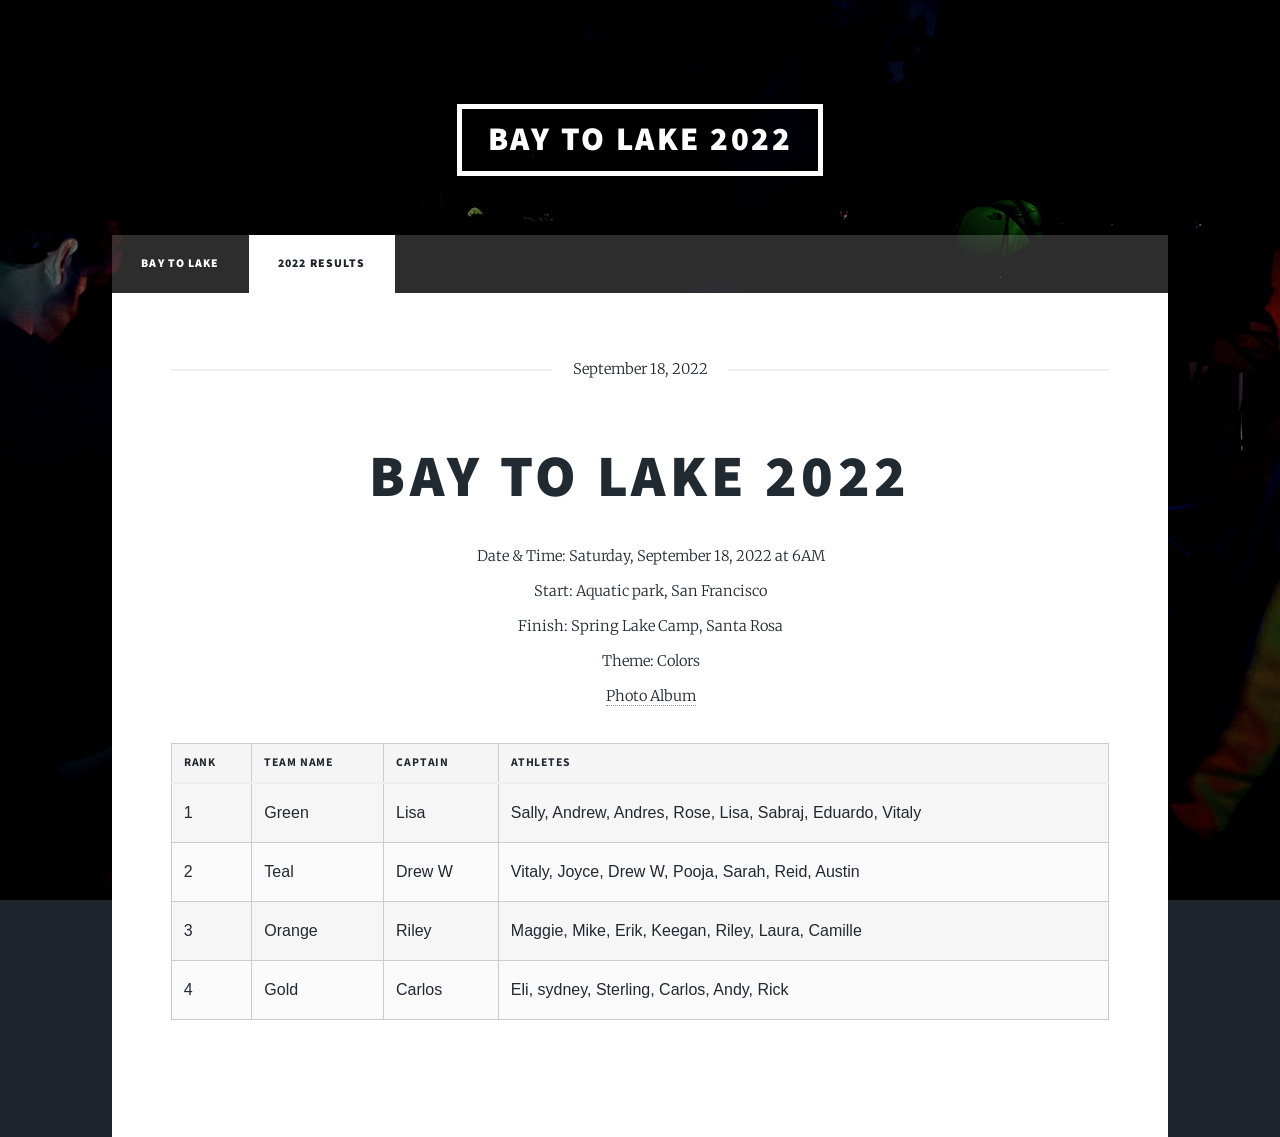
<file: website/2022.html>
<!doctype html>
<!--
	Massively by HTML5 UP
	html5up.net | @ajlkn
	Free for personal and commercial use under the CCA 3.0 license (html5up.net/license)
-->
<html>
    <head>
        <title>2022 | Bay To Lake</title>
        <link
            rel="icon"
            href="data:image/svg+xml,<svg xmlns=%22http://www.w3.org/2000/svg%22 viewBox=%220 0 100 100%22><text y=%22.9em%22 font-size=%2290%22>🏃‍♀️‍➡️</text></svg>"
        />

        <meta charset="utf-8" />
        <meta
            name="viewport"
            content="width=device-width, initial-scale=1, user-scalable=no"
        />
        <link rel="stylesheet" href="assets/css/main.css" />
        <noscript
            ><link rel="stylesheet" href="assets/css/noscript.css"
        /></noscript>
    </head>
    <body class="is-preload">
        <!-- Wrapper -->
        <div id="wrapper">
            <!-- Header -->
            <header id="header">
                <a href="2022.html" class="logo">Bay To Lake 2022</a>
            </header>

            <!-- Nav -->
            <nav id="nav">
                <ul class="links">
                    <li><a href="index.html">Bay To Lake</a></li>
                    <li class="active">
                        <a href="2022.html">2022 Results</a>
                    </li>
                </ul>
            </nav>

            <!-- Main -->
            <div id="main">
                <!-- Post -->
                <section class="post">
                    <header class="major">
                        <span class="date">September 18, 2022</span>
                        <h1>Bay to Lake 2022</h1>
                        <ul>
                            <li>
                                Date & Time: Saturday, September 18, 2022 at 6AM
                            </li>
                            <li>Start: Aquatic park, San Francisco</li>
                            <li>Finish: Spring Lake Camp, Santa Rosa</li>
                            <li>Theme: Colors</li>
                            <li>
                                <a
                                    href="https://www.icloud.com/sharedalbum/#B0bGWZuqDGKUnyH"
                                    >Photo Album</a
                                >
                            </li>
                        </ul>
                        <table class="results-table">
                            <thead>
                                <tr>
                                    <th>Rank</th>
                                    <th>Team Name</th>
                                    <th>Captain</th>
                                    <th>Athletes</th>
                                </tr>
                            </thead>
                            <tbody>
                                <tr>
                                    <td>1</td>
                                    <td>Green</td>
                                    <td>Lisa</td>
                                    <td>
                                        Sally, Andrew, Andres, Rose, Lisa,
                                        Sabraj, Eduardo, Vitaly
                                    </td>
                                </tr>
                                <tr>
                                    <td>2</td>
                                    <td>Teal</td>
                                    <td>Drew W</td>
                                    <td>
                                        Vitaly, Joyce, Drew W, Pooja, Sarah,
                                        Reid, Austin
                                    </td>
                                </tr>
                                <tr>
                                    <td>3</td>
                                    <td>Orange</td>
                                    <td>Riley</td>
                                    <td>
                                        Maggie, Mike, Erik, Keegan, Riley,
                                        Laura, Camille
                                    </td>
                                </tr>
                                <tr>
                                    <td>4</td>
                                    <td>Gold</td>
                                    <td>Carlos</td>
                                    <td>
                                        Eli, sydney, Sterling, Carlos, Andy,
                                        Rick
                                    </td>
                                </tr>
                            </tbody>
                        </table>
                    </header>
                </section>
            </div>
        </div>

        <!-- Scripts -->
        <script src="assets/js/jquery.min.js"></script>
        <script src="assets/js/jquery.scrollex.min.js"></script>
        <script src="assets/js/jquery.scrolly.min.js"></script>
        <script src="assets/js/browser.min.js"></script>
        <script src="assets/js/breakpoints.min.js"></script>
        <script src="assets/js/util.js"></script>
        <script src="assets/js/main.js"></script>
    </body>
</html>
</file>
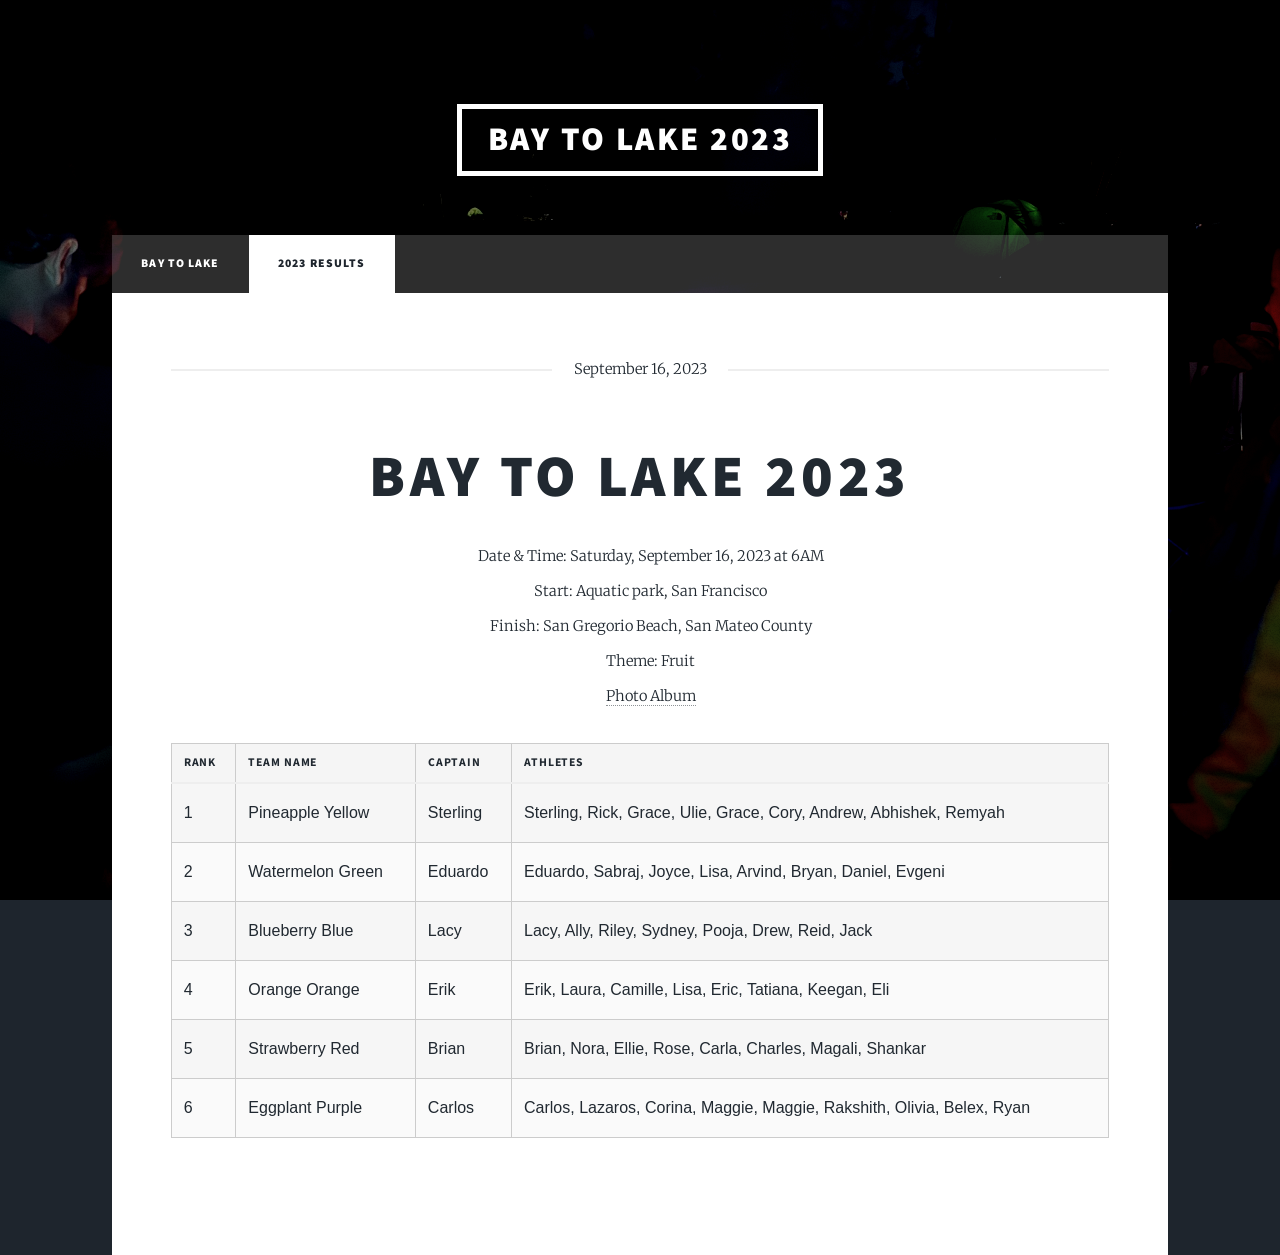
<file: website/2023.html>
<!doctype html>
<!--
	Massively by HTML5 UP
	html5up.net | @ajlkn
	Free for personal and commercial use under the CCA 3.0 license (html5up.net/license)
-->
<html>
    <head>
        <title>2023 | Bay To Lake</title>
        <link
            rel="icon"
            href="data:image/svg+xml,<svg xmlns=%22http://www.w3.org/2000/svg%22 viewBox=%220 0 100 100%22><text y=%22.9em%22 font-size=%2290%22>🏃‍♀️‍➡️</text></svg>"
        />

        <meta charset="utf-8" />
        <meta
            name="viewport"
            content="width=device-width, initial-scale=1, user-scalable=no"
        />
        <link rel="stylesheet" href="assets/css/main.css" />
        <noscript
            ><link rel="stylesheet" href="assets/css/noscript.css"
        /></noscript>
    </head>
    <body class="is-preload">
        <!-- Wrapper -->
        <div id="wrapper">
            <!-- Header -->
            <header id="header">
                <a href="2023.html" class="logo">Bay To Lake 2023</a>
            </header>

            <!-- Nav -->
            <nav id="nav">
                <ul class="links">
                    <li><a href="index.html">Bay To Lake</a></li>
                    <li class="active">
                        <a href="2023.html">2023 Results</a>
                    </li>
                </ul>
            </nav>

            <!-- Main -->
            <div id="main">
                <!-- Post -->
                <section class="post">
                    <header class="major">
                        <span class="date">September 16, 2023</span>
                        <h1>Bay to Lake 2023</h1>
                        <ul>
                            <li>
                                Date & Time: Saturday, September 16, 2023 at 6AM
                            </li>
                            <li>Start: Aquatic park, San Francisco</li>
                            <li>
                                Finish: San Gregorio Beach, San Mateo County
                            </li>
                            <li>Theme: Fruit</li>
                            <li>
                                <a
                                    href="https://www.icloud.com/sharedalbum/#B0b5qXGF1oHZvJ"
                                    >Photo Album</a
                                >
                            </li>
                        </ul>
                        <table class="results-table">
                            <thead>
                                <tr>
                                    <th>Rank</th>
                                    <th>Team Name</th>
                                    <th>Captain</th>
                                    <th>Athletes</th>
                                </tr>
                            </thead>
                            <tbody>
                                <tr>
                                    <td>1</td>
                                    <td>Pineapple Yellow</td>
                                    <td>Sterling</td>
                                    <td>
                                        Sterling, Rick, Grace, Ulie, Grace,
                                        Cory, Andrew, Abhishek, Remyah
                                    </td>
                                </tr>
                                <tr>
                                    <td>2</td>
                                    <td>Watermelon Green</td>
                                    <td>Eduardo</td>
                                    <td>
                                        Eduardo, Sabraj, Joyce, Lisa, Arvind,
                                        Bryan, Daniel, Evgeni
                                    </td>
                                </tr>
                                <tr>
                                    <td>3</td>
                                    <td>Blueberry Blue</td>
                                    <td>Lacy</td>
                                    <td>
                                        Lacy, Ally, Riley, Sydney, Pooja, Drew,
                                        Reid, Jack
                                    </td>
                                </tr>
                                <tr>
                                    <td>4</td>
                                    <td>Orange Orange</td>
                                    <td>Erik</td>
                                    <td>
                                        Erik, Laura, Camille, Lisa, Eric,
                                        Tatiana, Keegan, Eli
                                    </td>
                                </tr>
                                <tr>
                                    <td>5</td>
                                    <td>Strawberry Red</td>
                                    <td>Brian</td>
                                    <td>
                                        Brian, Nora, Ellie, Rose, Carla,
                                        Charles, Magali, Shankar
                                    </td>
                                </tr>
                                <tr>
                                    <td>6</td>
                                    <td>Eggplant Purple</td>
                                    <td>Carlos</td>
                                    <td>
                                        Carlos, Lazaros, Corina, Maggie, Maggie,
                                        Rakshith, Olivia, Belex, Ryan
                                    </td>
                                </tr>
                            </tbody>
                        </table>
                    </header>
                </section>
            </div>
        </div>

        <!-- Scripts -->
        <script src="assets/js/jquery.min.js"></script>
        <script src="assets/js/jquery.scrollex.min.js"></script>
        <script src="assets/js/jquery.scrolly.min.js"></script>
        <script src="assets/js/browser.min.js"></script>
        <script src="assets/js/breakpoints.min.js"></script>
        <script src="assets/js/util.js"></script>
        <script src="assets/js/main.js"></script>
    </body>
</html>
</file>
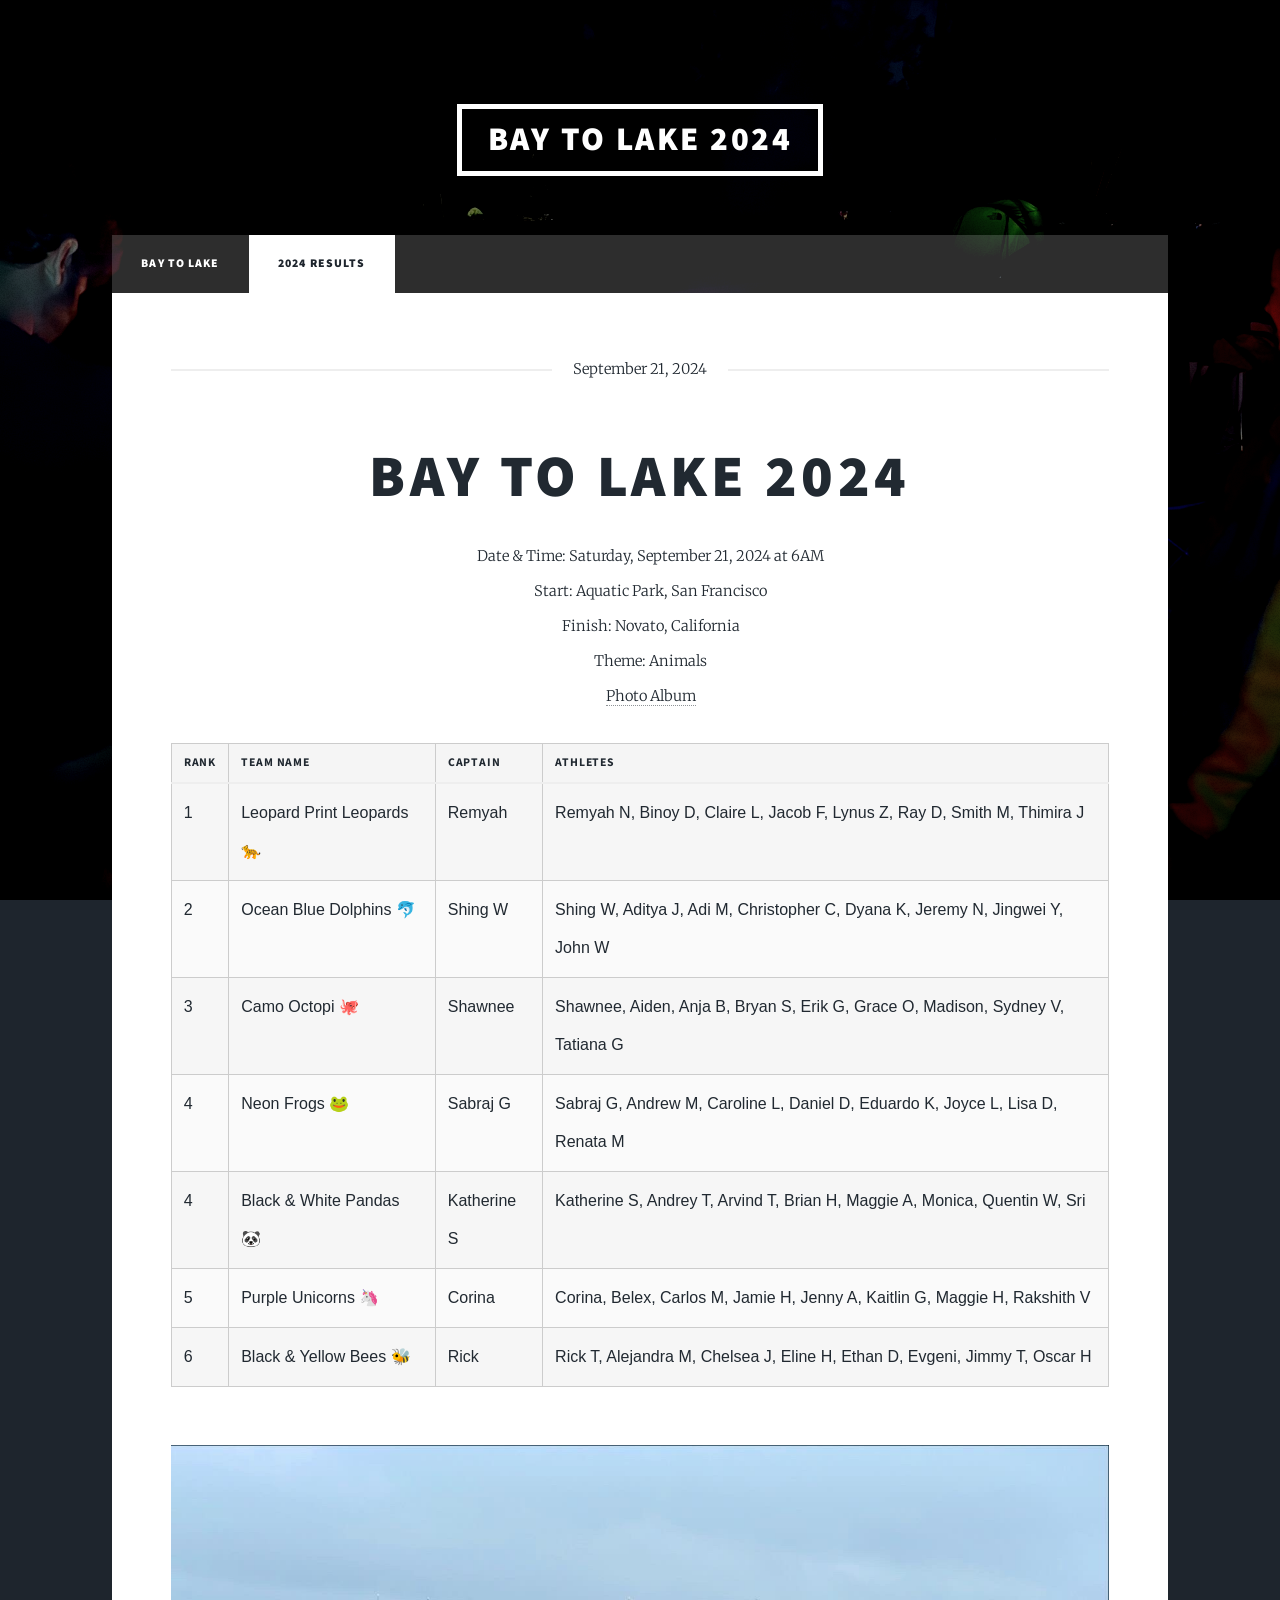
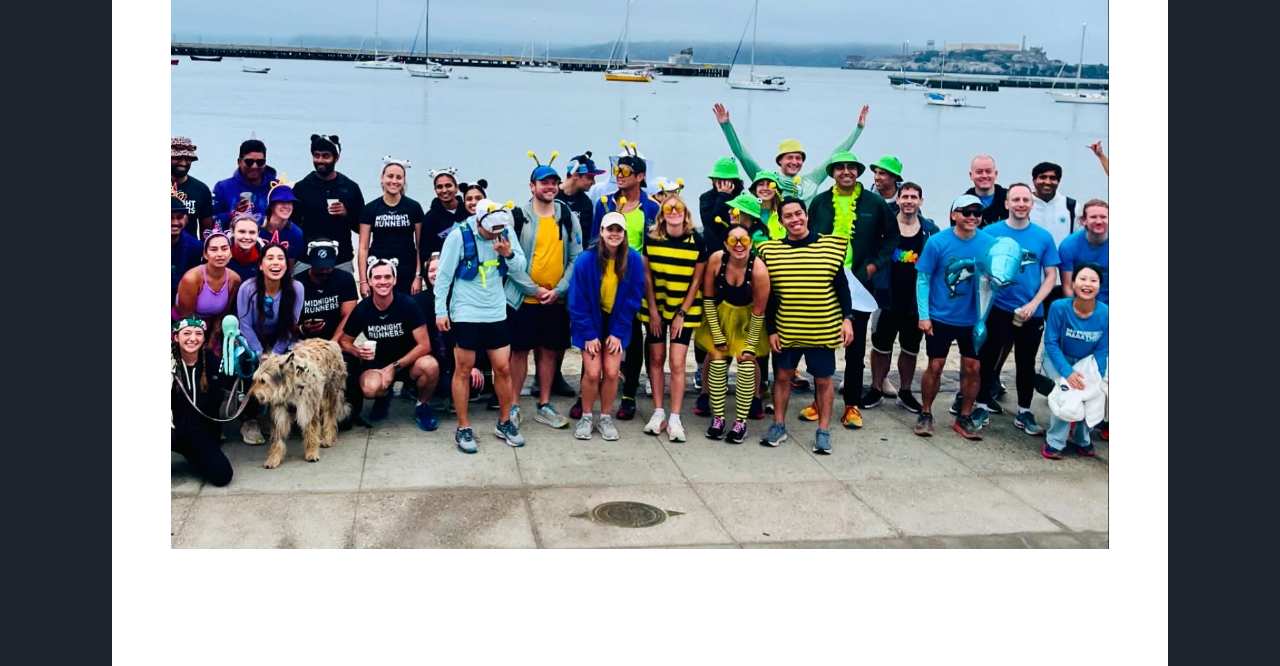
<file: website/2024.html>
<!doctype html>
<!--
	Massively by HTML5 UP
	html5up.net | @ajlkn
	Free for personal and commercial use under the CCA 3.0 license (html5up.net/license)
-->
<html>
    <head>
        <title>2024 | Bay To Lake</title>
        <link
            rel="icon"
            href="data:image/svg+xml,<svg xmlns=%22http://www.w3.org/2000/svg%22 viewBox=%220 0 100 100%22><text y=%22.9em%22 font-size=%2290%22>🏃‍♀️‍➡️</text></svg>"
        />

        <meta charset="utf-8" />
        <meta
            name="viewport"
            content="width=device-width, initial-scale=1, user-scalable=no"
        />
        <link rel="stylesheet" href="assets/css/main.css" />
        <noscript
            ><link rel="stylesheet" href="assets/css/noscript.css"
        /></noscript>
    </head>
    <body class="is-preload">
        <!-- Wrapper -->
        <div id="wrapper">
            <!-- Header -->
            <header id="header">
                <a href="2024.html" class="logo">Bay To Lake 2024</a>
            </header>

            <!-- Nav -->
            <nav id="nav">
                <ul class="links">
                    <li><a href="index.html">Bay To Lake</a></li>
                    <li class="active">
                        <a href="2024.html">2024 Results</a>
                    </li>
                </ul>
            </nav>

            <!-- Main -->
            <div id="main">
                <!-- Post -->
                <section class="post">
                    <header class="major">
                        <span class="date">September 21, 2024</span>
                        <h1>Bay to Lake 2024</h1>
                        <ul>
                            <li>
                                Date & Time: Saturday, September 21, 2024 at 6AM
                            </li>
                            <li>Start: Aquatic Park, San Francisco</li>
                            <li>Finish: Novato, California</li>
                            <li>Theme: Animals</li>
                            <li>
                                <a
                                    href="https://www.icloud.com/sharedalbum/#B1jG4TcsmG1k2H5"
                                    >Photo Album</a
                                >
                            </li>
                        </ul>
                        <table class="results-table">
                            <thead>
                                <tr>
                                    <th>Rank</th>
                                    <th>Team Name</th>
                                    <th>Captain</th>
                                    <th>Athletes</th>
                                </tr>
                            </thead>
                            <tbody>
                                <tr>
                                    <td>1</td>
                                    <td>Leopard Print Leopards 🐆</td>
                                    <td>Remyah</td>
                                    <td>
                                        Remyah N, Binoy D, Claire L, Jacob F,
                                        Lynus Z, Ray D, Smith M, Thimira J
                                    </td>
                                </tr>
                                <tr>
                                    <td>2</td>
                                    <td>Ocean Blue Dolphins 🐬</td>
                                    <td>Shing W</td>
                                    <td>
                                        Shing W, Aditya J, Adi M, Christopher C,
                                        Dyana K, Jeremy N, Jingwei Y, John W
                                    </td>
                                </tr>
                                <tr>
                                    <td>3</td>
                                    <td>Camo Octopi 🐙</td>
                                    <td>Shawnee</td>
                                    <td>
                                        Shawnee, Aiden, Anja B, Bryan S, Erik G,
                                        Grace O, Madison, Sydney V, Tatiana G
                                    </td>
                                </tr>
                                <tr>
                                    <td>4</td>
                                    <td>Neon Frogs 🐸</td>
                                    <td>Sabraj G</td>
                                    <td>
                                        Sabraj G, Andrew M, Caroline L, Daniel
                                        D, Eduardo K, Joyce L, Lisa D, Renata M
                                    </td>
                                </tr>
                                <tr>
                                    <td>4</td>
                                    <td>Black & White Pandas 🐼</td>
                                    <td>Katherine S</td>
                                    <td>
                                        Katherine S, Andrey T, Arvind T, Brian
                                        H, Maggie A, Monica, Quentin W, Sri
                                    </td>
                                </tr>
                                <tr>
                                    <td>5</td>
                                    <td>Purple Unicorns 🦄</td>
                                    <td>Corina</td>
                                    <td>
                                        Corina, Belex, Carlos M, Jamie H, Jenny
                                        A, Kaitlin G, Maggie H, Rakshith V
                                    </td>
                                </tr>
                                <tr>
                                    <td>6</td>
                                    <td>Black & Yellow Bees 🐝</td>
                                    <td>Rick</td>
                                    <td>
                                        Rick T, Alejandra M, Chelsea J, Eline H,
                                        Ethan D, Evgeni, Jimmy T, Oscar H
                                    </td>
                                </tr>
                            </tbody>
                        </table>
                    </header>
                    <div class="image main">
                        <img src="images/2024group.jpg" alt="" />
                    </div>
                </section>
            </div>
        </div>

        <!-- Scripts -->
        <script src="assets/js/jquery.min.js"></script>
        <script src="assets/js/jquery.scrollex.min.js"></script>
        <script src="assets/js/jquery.scrolly.min.js"></script>
        <script src="assets/js/browser.min.js"></script>
        <script src="assets/js/breakpoints.min.js"></script>
        <script src="assets/js/util.js"></script>
        <script src="assets/js/main.js"></script>
    </body>
</html>
</file>
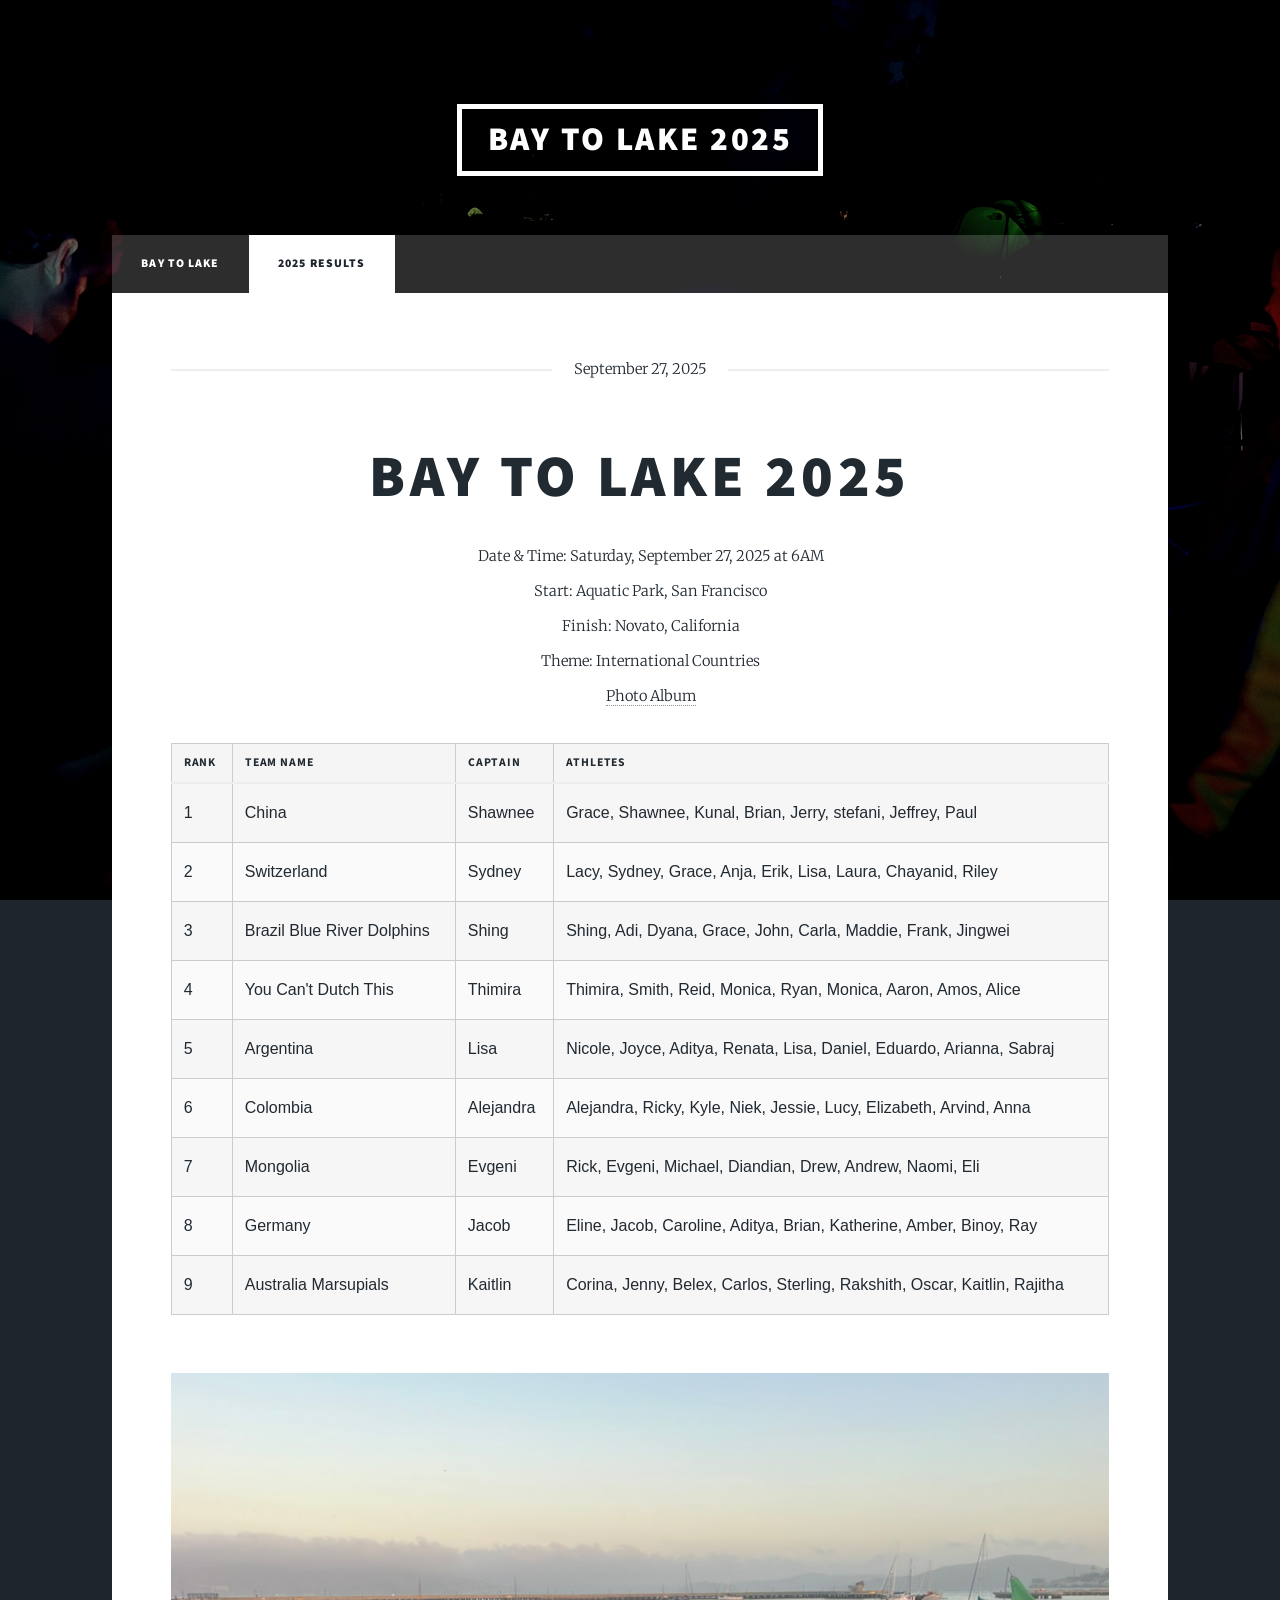
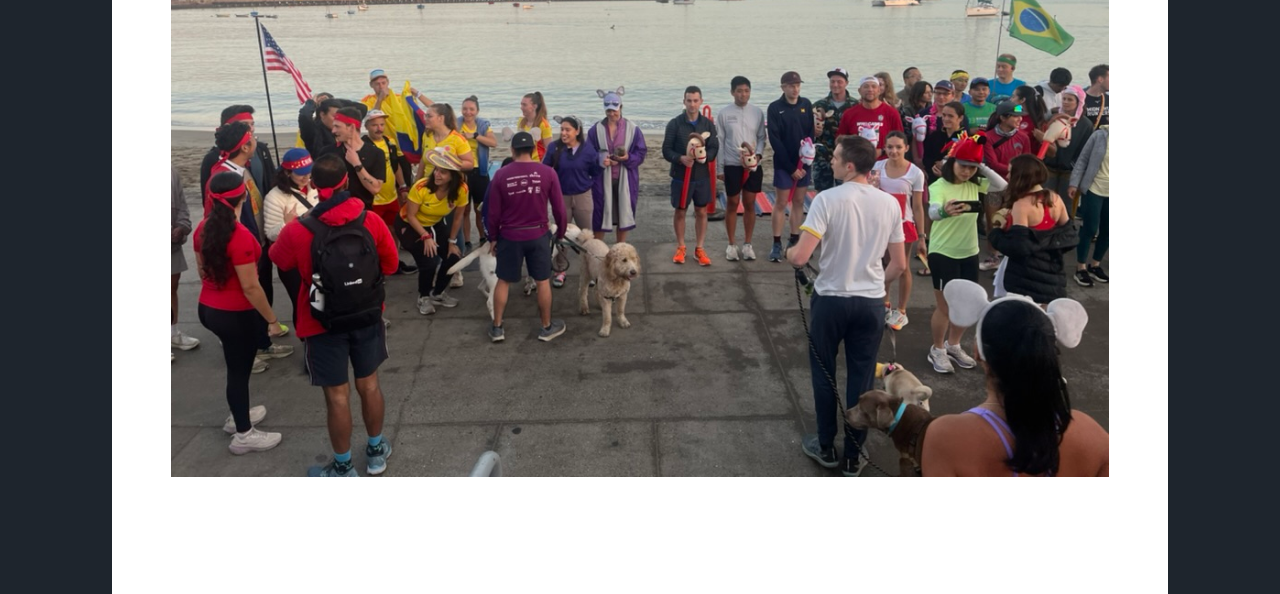
<file: website/2025.html>
<!doctype html>
<!--
	Massively by HTML5 UP
	html5up.net | @ajlkn
	Free for personal and commercial use under the CCA 3.0 license (html5up.net/license)
-->
<html>
    <head>
        <title>2025 | Bay To Lake</title>
        <link
            rel="icon"
            href="data:image/svg+xml,<svg xmlns=%22http://www.w3.org/2000/svg%22 viewBox=%220 0 100 100%22><text y=%22.9em%22 font-size=%2290%22>🏃‍♀️‍➡️</text></svg>"
        />

        <meta charset="utf-8" />
        <meta
            name="viewport"
            content="width=device-width, initial-scale=1, user-scalable=no"
        />
        <link rel="stylesheet" href="assets/css/main.css" />
        <noscript
            ><link rel="stylesheet" href="assets/css/noscript.css"
        /></noscript>
    </head>
    <body class="is-preload">
        <!-- Wrapper -->
        <div id="wrapper">
            <!-- Header -->
            <header id="header">
                <a href="2025.html" class="logo">Bay To Lake 2025</a>
            </header>

            <!-- Nav -->
            <nav id="nav">
                <ul class="links">
                    <li><a href="index.html">Bay To Lake</a></li>
                    <li class="active">
                        <a href="2025.html">2025 Results</a>
                    </li>
                </ul>
            </nav>

            <!-- Main -->
            <div id="main">
                <!-- Post -->
                <section class="post">
                    <header class="major">
                        <span class="date">September 27, 2025</span>
                        <h1>Bay to Lake 2025</h1>
                        <ul>
                            <li>
                                Date & Time: Saturday, September 27, 2025 at 6AM
                            </li>
                            <li>Start: Aquatic Park, San Francisco</li>
                            <li>Finish: Novato, California</li>
                            <li>Theme: International Countries</li>
                            <li>
                                <a
                                    href="https://share.icloud.com/photos/0c4zAimsyGXaA-9sqVcbCaV3A"
                                    >Photo Album</a
                                >
                            </li>
                        </ul>
                        <table class="results-table">
                            <thead>
                                <tr>
                                    <th>Rank</th>
                                    <th>Team Name</th>
                                    <th>Captain</th>
                                    <th>Athletes</th>
                                </tr>
                            </thead>
                            <tbody>
                                <tr>
                                    <td>1</td>
                                    <td>China</td>
                                    <td>Shawnee</td>
                                    <td>
                                        Grace, Shawnee, Kunal, Brian, Jerry,
                                        stefani, Jeffrey, Paul
                                    </td>
                                </tr>
                                <tr>
                                    <td>2</td>
                                    <td>Switzerland</td>
                                    <td>Sydney</td>
                                    <td>
                                        Lacy, Sydney, Grace, Anja, Erik, Lisa,
                                        Laura, Chayanid, Riley
                                    </td>
                                </tr>
                                <tr>
                                    <td>3</td>
                                    <td>Brazil Blue River Dolphins</td>
                                    <td>Shing</td>
                                    <td>
                                        Shing, Adi, Dyana, Grace, John, Carla,
                                        Maddie, Frank, Jingwei
                                    </td>
                                </tr>
                                <tr>
                                    <td>4</td>
                                    <td>You Can't Dutch This</td>
                                    <td>Thimira</td>
                                    <td>
                                        Thimira, Smith, Reid, Monica, Ryan,
                                        Monica, Aaron, Amos, Alice
                                    </td>
                                </tr>
                                <tr>
                                    <td>5</td>
                                    <td>Argentina</td>
                                    <td>Lisa</td>
                                    <td>
                                        Nicole, Joyce, Aditya, Renata, Lisa,
                                        Daniel, Eduardo, Arianna, Sabraj
                                    </td>
                                </tr>
                                <tr>
                                    <td>6</td>
                                    <td>Colombia</td>
                                    <td>Alejandra</td>
                                    <td>
                                        Alejandra, Ricky, Kyle, Niek, Jessie,
                                        Lucy, Elizabeth, Arvind, Anna
                                    </td>
                                </tr>
                                <tr>
                                    <td>7</td>
                                    <td>Mongolia</td>
                                    <td>Evgeni</td>
                                    <td>
                                        Rick, Evgeni, Michael, Diandian, Drew,
                                        Andrew, Naomi, Eli
                                    </td>
                                </tr>
                                <tr>
                                    <td>8</td>
                                    <td>Germany</td>
                                    <td>Jacob</td>
                                    <td>
                                        Eline, Jacob, Caroline, Aditya, Brian,
                                        Katherine, Amber, Binoy, Ray
                                    </td>
                                </tr>
                                <tr>
                                    <td>9</td>
                                    <td>Australia Marsupials</td>
                                    <td>Kaitlin</td>
                                    <td>
                                        Corina, Jenny, Belex, Carlos, Sterling,
                                        Rakshith, Oscar, Kaitlin, Rajitha
                                    </td>
                                </tr>
                            </tbody>
                        </table>
                    </header>
                    <div class="image main">
                        <img src="images/2025group.jpeg" alt="" />
                    </div>
                </section>
            </div>
        </div>

        <!-- Scripts -->
        <script src="assets/js/jquery.min.js"></script>
        <script src="assets/js/jquery.scrollex.min.js"></script>
        <script src="assets/js/jquery.scrolly.min.js"></script>
        <script src="assets/js/browser.min.js"></script>
        <script src="assets/js/breakpoints.min.js"></script>
        <script src="assets/js/util.js"></script>
        <script src="assets/js/main.js"></script>
    </body>
</html>
</file>
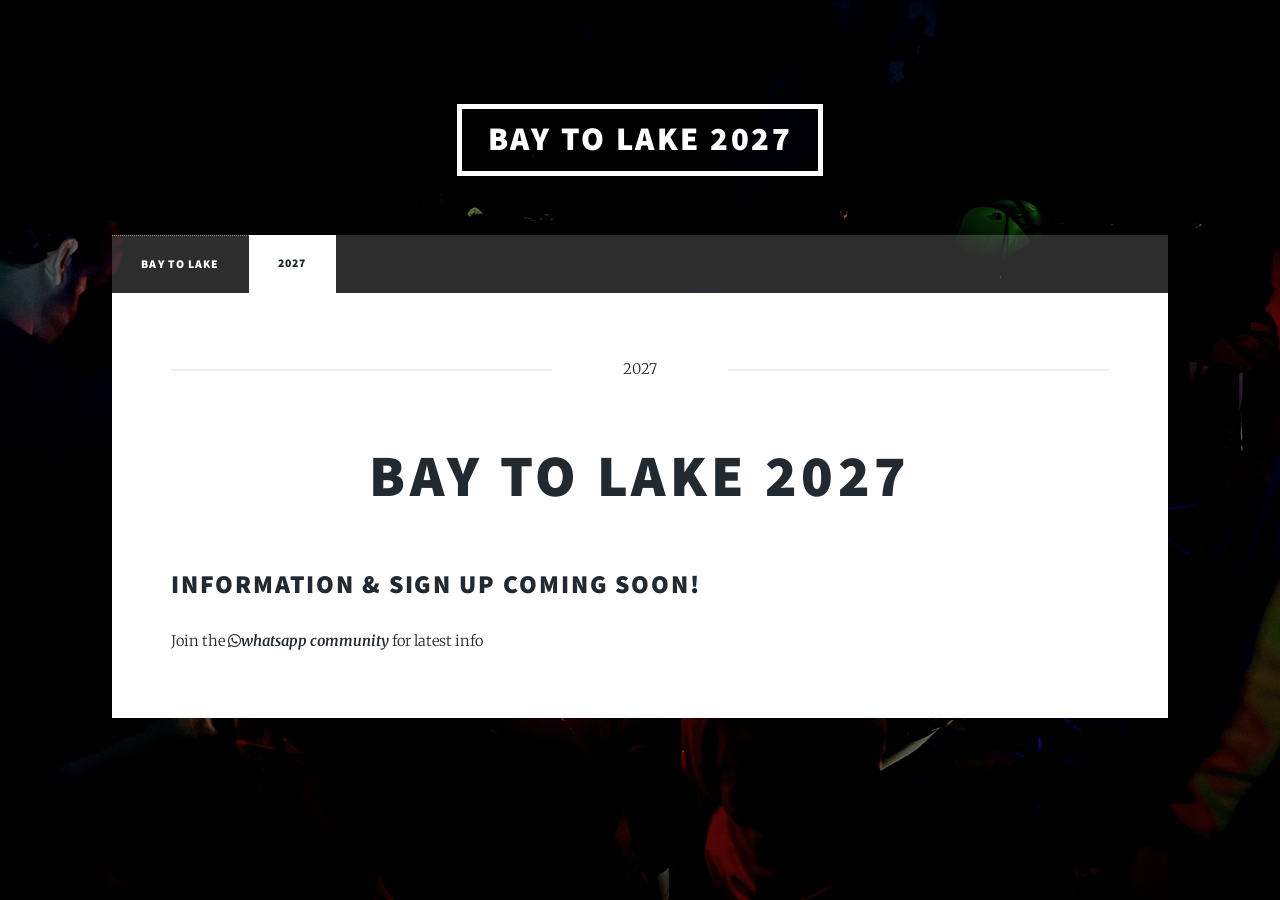
<file: website/2027.html>
<!doctype html>
<!--
	Massively by HTML5 UP
	html5up.net | @ajlkn
	Free for personal and commercial use under the CCA 3.0 license (html5up.net/license)
-->
<html>
    <head>
        <title>2027 | Bay To Lake</title>
        <link
            rel="icon"
            href="data:image/svg+xml,<svg xmlns=%22http://www.w3.org/2000/svg%22 viewBox=%220 0 100 100%22><text y=%22.9em%22 font-size=%2290%22>🏃‍♀️‍➡️</text></svg>"
        />
        <meta charset="utf-8" />
        <meta
            name="viewport"
            content="width=device-width, initial-scale=1, user-scalable=no"
        />
        <link rel="stylesheet" href="assets/css/gallery.css" />

        <link rel="stylesheet" href="assets/css/main.css" />
        <noscript
            ><link rel="stylesheet" href="assets/css/noscript.css"
        /></noscript>
        <style>
            hr {
                margin: 0;
                border-bottom-color: #444;
            }
        </style>
    </head>
    <body class="is-preload">
        <!-- Wrapper -->
        <div id="wrapper">
            <!-- Header -->
            <header id="header">
                <a href="#main" class="logo"
                    >Bay To Lake 2027
            </header>

            <!-- Nav -->
            <nav id="nav">
                <ul class="links">
                    <li><a href="index.html">Bay To Lake</a></li>
                    <li class="active">
                        <a href="#">2027</a>
                    </li>
                </ul>
            </nav>

            <!-- Main -->
            <div id="main">
                <!-- Post -->
                <section class="post">
                    <header class="major">
                        <span class="date">2027</span>
                        <h1>Bay to Lake 2027</h1>
                    </header>
                <h2>Information & Sign Up coming soon!</h2>
                Join the  <i><strong><a
                    href="https://chat.whatsapp.com/GhfOMwKwByU3hlfMUq1ZFm?mode=hq1tcli"
                    class="icon brands fa-whatsapp"
                    ><span class="label">Whatsapp</span>whatsapp community</a
                >  </strong></i>for latest info
                </section>
            </div>
        </div>

        <!-- Scripts -->
        <script src="assets/js/jquery.min.js"></script>
        <script src="assets/js/jquery.scrollex.min.js"></script>
        <script src="assets/js/jquery.scrolly.min.js"></script>
        <script src="assets/js/browser.min.js"></script>
        <script src="assets/js/breakpoints.min.js"></script>
        <script src="assets/js/util.js"></script>
        <script src="assets/js/main.js"></script>
    </body>
</html>
</file>
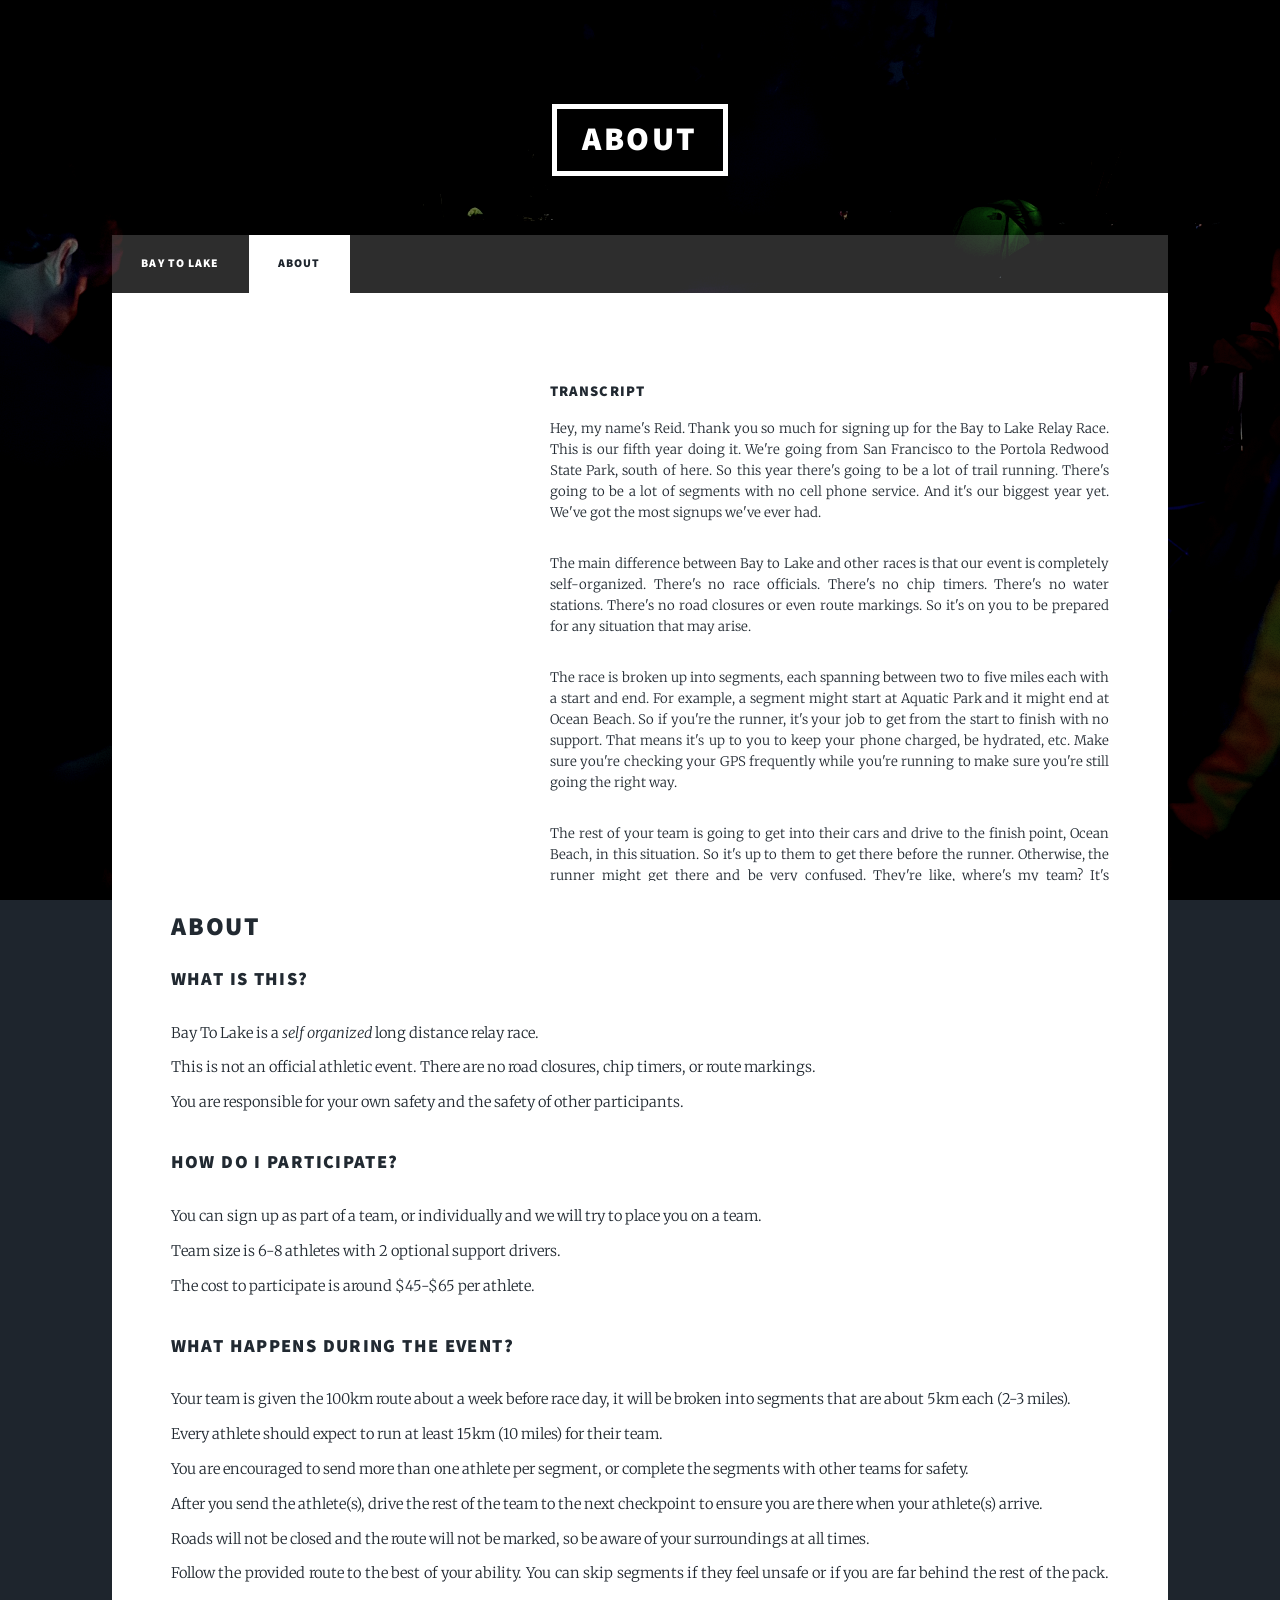
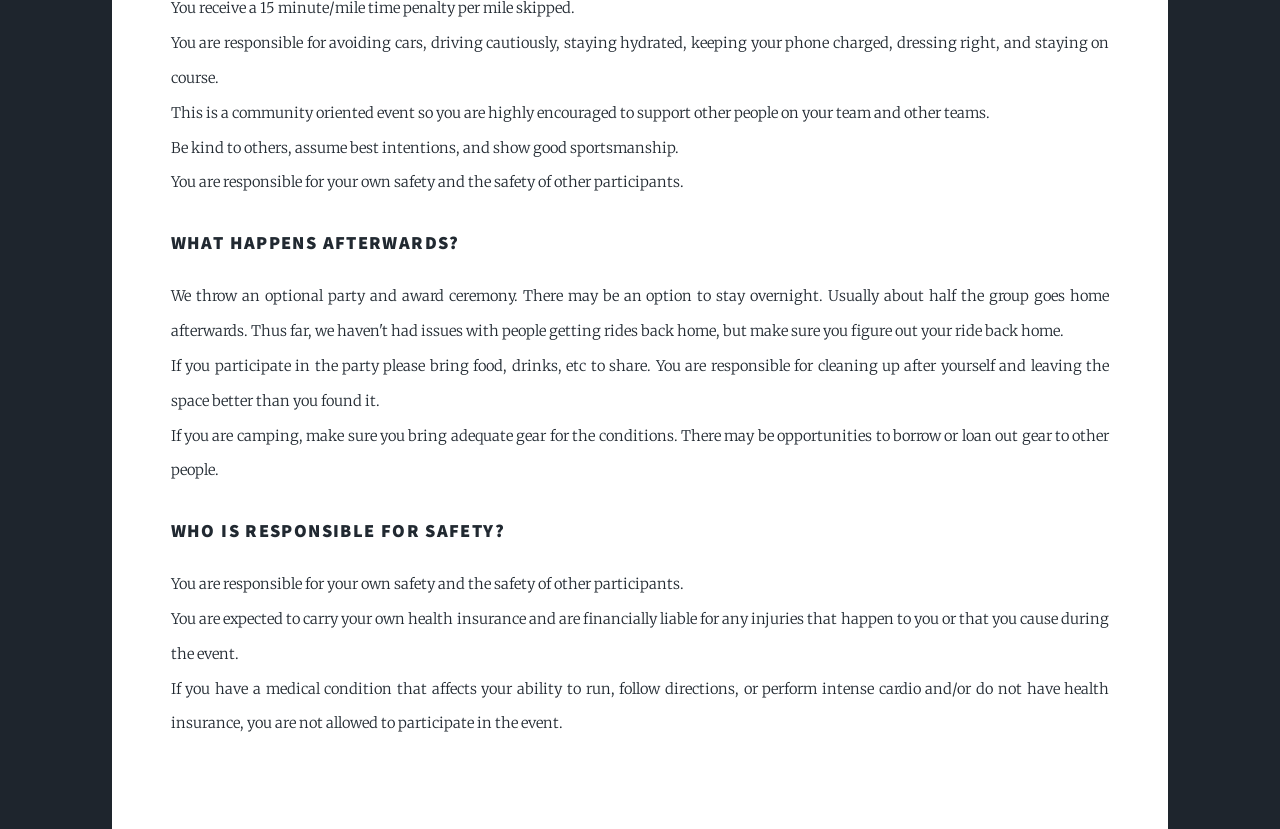
<file: website/about.html>
<!doctype html>
<!--
	Massively by HTML5 UP
	html5up.net | @ajlkn
	Free for personal and commercial use under the CCA 3.0 license (html5up.net/license)
-->
<html>
    <head>
        <title>About | Bay To Lake</title>
        <link
            rel="icon"
            href="data:image/svg+xml,<svg xmlns=%22http://www.w3.org/2000/svg%22 viewBox=%220 0 100 100%22><text y=%22.9em%22 font-size=%2290%22>🏃‍♀️‍➡️</text></svg>"
        />

        <meta charset="utf-8" />
        <meta
            name="viewport"
            content="width=device-width, initial-scale=1, user-scalable=no"
        />
        <link rel="stylesheet" href="assets/css/main.css" />
        <noscript
            ><link rel="stylesheet" href="assets/css/noscript.css"
        /></noscript>
        <style>
            .about-media {
                display: flex;
                align-items: flex-start;
                gap: 2em;
                margin-bottom: 2em;
            }
            .about-media video {
                width: 100%;
                max-width: 300px;
                height: auto;
                border-radius: 8px;
                display: block;
                flex-shrink: 0;
            }
            .about-media .transcript {
                flex: 1;
                max-height: 500px;
                overflow-y: auto;
                font-size: 0.9em;
                line-height: 1.6;
            }
            .about-media .transcript h4 {
                margin-top: 0;
            }

            @media screen and (max-width: 736px) {
                .about-media {
                    flex-direction: column;
                }
                .about-media video {
                    max-width: 100%;
                    margin: 0 auto;
                }
                .about-media .transcript {
                    max-height: none;
                }
            }
        </style>
    </head>
    <body class="is-preload">
        <!-- Wrapper -->
        <div id="wrapper">
            <!-- Header -->
            <header id="header">
                <a href="2022.html" class="logo">About</a>
            </header>

            <!-- Nav -->
            <nav id="nav">
                <ul class="links">
                    <li><a href="index.html">Bay To Lake</a></li>
                    <li class="active"><a>About</a></li>
                </ul>
            </nav>

            <!-- Main -->
            <div id="main">
                <!-- Post -->
                <section class="post">
                    <main class="container">
                        <div class="about-media">
                            <iframe
                                width="350"
                                height="500"
                                src="https://www.youtube.com/embed/OcdDg9PSltQ?si=NAEpBci4rSwcG73Y"
                                title="YouTube video player"
                                frameborder="0"
                                allow="
                                    accelerometer;
                                    autoplay;
                                    clipboard-write;
                                    encrypted-media;
                                    gyroscope;
                                    picture-in-picture;
                                    web-share;
                                "
                                referrerpolicy="strict-origin-when-cross-origin"
                                allowfullscreen
                            ></iframe>
                            <div class="transcript">
                                <h4>Transcript</h4>
                                <p>
                                    Hey, my name's Reid. Thank you so much for
                                    signing up for the Bay to Lake Relay Race.
                                    This is our fifth year doing it. We're going
                                    from San Francisco to the Portola Redwood
                                    State Park, south of here. So this year
                                    there's going to be a lot of trail running.
                                    There's going to be a lot of segments with
                                    no cell phone service. And it's our biggest
                                    year yet. We've got the most signups we've
                                    ever had.
                                </p>

                                <p>
                                    The main difference between Bay to Lake and
                                    other races is that our event is completely
                                    self-organized. There's no race officials.
                                    There's no chip timers. There's no water
                                    stations. There's no road closures or even
                                    route markings. So it's on you to be
                                    prepared for any situation that may arise.
                                </p>

                                <p>
                                    The race is broken up into segments, each
                                    spanning between two to five miles each with
                                    a start and end. For example, a segment
                                    might start at Aquatic Park and it might end
                                    at Ocean Beach. So if you're the runner,
                                    it's your job to get from the start to
                                    finish with no support. That means it's up
                                    to you to keep your phone charged, be
                                    hydrated, etc. Make sure you're checking
                                    your GPS frequently while you're running to
                                    make sure you're still going the right way.
                                </p>

                                <p>
                                    The rest of your team is going to get into
                                    their cars and drive to the finish point,
                                    Ocean Beach, in this situation. So it's up
                                    to them to get there before the runner.
                                    Otherwise, the runner might get there and be
                                    very confused. They're like, where's my
                                    team? It's happened before. So make sure
                                    you're quick to get to the point and also so
                                    you can prepare the runner for the next
                                    segment.
                                </p>

                                <p>
                                    There's quite a few parts this year that
                                    won't have good cell service. So once we
                                    release the segments, please download them
                                    onto your phone. Save the GPS maps offline
                                    so that you'll have a much better chance of
                                    getting between each one safely without
                                    getting too lost along the way.
                                </p>

                                <p>
                                    Bay to Lake lasts all day and you're going
                                    to be outside for a lot of it. So be
                                    prepared for that. Bring clothing that is
                                    good for both hot and cold weather.
                                    Sunscreen, hats, sunglasses are important.
                                    Make sure you have a way of charging your
                                    phone. So if you have a battery pack or a
                                    car charger, definitely bring that. First
                                    aid kit and anything else you can think of
                                    that you might need during the day.
                                </p>

                                <p>
                                    Once your last runner crosses the finish
                                    line, congrats, you're all done with the Bay
                                    to Lake relay race. If you need to go back,
                                    back home, back to the city, you can just
                                    drive straight back. The event's usually
                                    over around 4 or 5 p.m. And it usually takes
                                    about one or two hours to get back from the
                                    finish line.
                                </p>

                                <p>
                                    However, we highly encourage and we invite
                                    you to stay after. We have the campsite
                                    booked all night. So you can stay as late as
                                    you want and you can also spend the night.
                                    If you are going to spend the night, it is
                                    camping. So make sure you pack what you
                                    need. Warm clothes, tent, sleeping bag,
                                    sleeping pad. So make sure you have all that
                                    ready in advance so that you have a
                                    comfortable night.
                                </p>

                                <p>
                                    And again, thank you so much for signing up
                                    to Bay to Lake. It's going to be, it's
                                    probably going to be one of our best years
                                    ever. So let's have a good time. Thank you.
                                </p>
                            </div>
                        </div>

                        <h2 id="about">About</h2>
                        <h3>What is this?</h3>
                        <p>
                            Bay To Lake is a <em>self organized</em> long
                            distance relay race.
                            <br />
                            This is not an official athletic event. There are no
                            road closures, chip timers, or route markings.
                            <br />
                            You are responsible for your own safety and the
                            safety of other participants.
                            <br />
                        </p>
                        <h3>How do I participate?</h3>
                        <p>
                            You can sign up as part of a team, or individually
                            and we will try to place you on a team.
                            <br />
                            Team size is 6-8 athletes with 2 optional support
                            drivers.
                            <br />
                            The cost to participate is around $45-$65 per
                            athlete.
                            <br />
                        </p>
                        <h3>What happens during the event?</h3>
                        <p>
                            Your team is given the 100km route about a week
                            before race day, it will be broken into segments
                            that are about 5km each (2-3 miles).
                            <br />
                            Every athlete should expect to run at least 15km (10
                            miles) for their team.
                            <br />
                            You are encouraged to send more than one athlete per
                            segment, or complete the segments with other teams
                            for safety.
                            <br />
                            After you send the athlete(s), drive the rest of the
                            team to the next checkpoint to ensure you are there
                            when your athlete(s) arrive.
                            <br />
                            Roads will not be closed and the route will not be
                            marked, so be aware of your surroundings at all
                            times.
                            <br />
                            Follow the provided route to the best of your
                            ability. You can skip segments if they feel unsafe
                            or if you are far behind the rest of the pack. You
                            receive a 15 minute/mile time penalty per mile
                            skipped.
                            <br />
                            You are responsible for avoiding cars, driving
                            cautiously, staying hydrated, keeping your phone
                            charged, dressing right, and staying on course.
                            <br />
                            This is a community oriented event so you are highly
                            encouraged to support other people on your team and
                            other teams.
                            <br />
                            Be kind to others, assume best intentions, and show
                            good sportsmanship.
                            <br />
                            You are responsible for your own safety and the
                            safety of other participants.
                            <br />
                        </p>
                        <h3>What happens afterwards?</h3>
                        <p>
                            We throw an optional party and award ceremony. There
                            may be an option to stay overnight. Usually about
                            half the group goes home afterwards. Thus far, we
                            haven't had issues with people getting rides back
                            home, but make sure you figure out your ride back
                            home.
                            <br />
                            If you participate in the party please bring food,
                            drinks, etc to share. You are responsible for
                            cleaning up after yourself and leaving the space
                            better than you found it.
                            <br />
                            If you are camping, make sure you bring adequate
                            gear for the conditions. There may be opportunities
                            to borrow or loan out gear to other people.
                        </p>
                        <h3>Who is responsible for safety?</h3>
                        <p>
                            You are responsible for your own safety and the
                            safety of other participants.
                            <br />
                            You are expected to carry your own health insurance
                            and are financially liable for any injuries that
                            happen to you or that you cause during the event.
                            <br />
                            If you have a medical condition that affects your
                            ability to run, follow directions, or perform
                            intense cardio and/or do not have health insurance,
                            you are not allowed to participate in the event.
                        </p>
                    </main>
                </section>
            </div>
        </div>

        <!-- Scripts -->
        <script src="assets/js/jquery.min.js"></script>
        <script src="assets/js/jquery.scrollex.min.js"></script>
        <script src="assets/js/jquery.scrolly.min.js"></script>
        <script src="assets/js/browser.min.js"></script>
        <script src="assets/js/breakpoints.min.js"></script>
        <script src="assets/js/util.js"></script>
        <script src="assets/js/main.js"></script>
    </body>
</html>
</file>
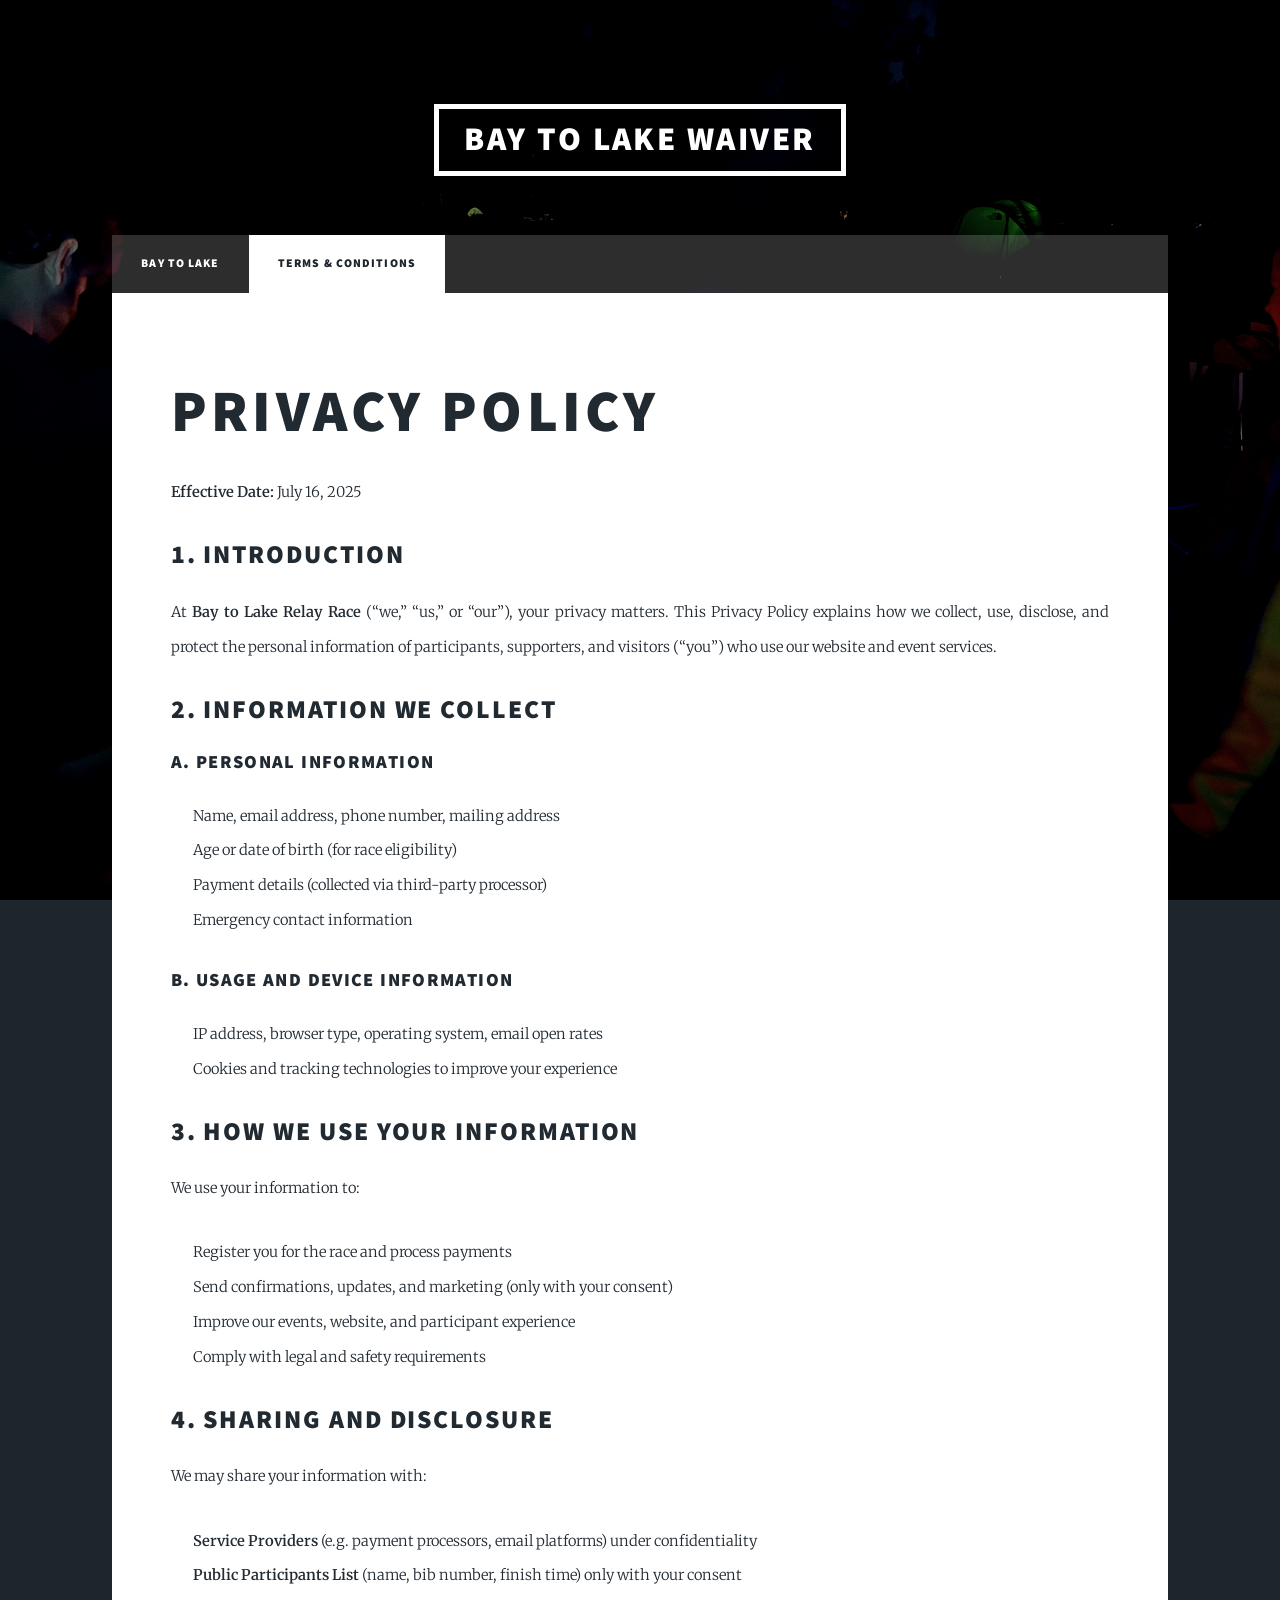
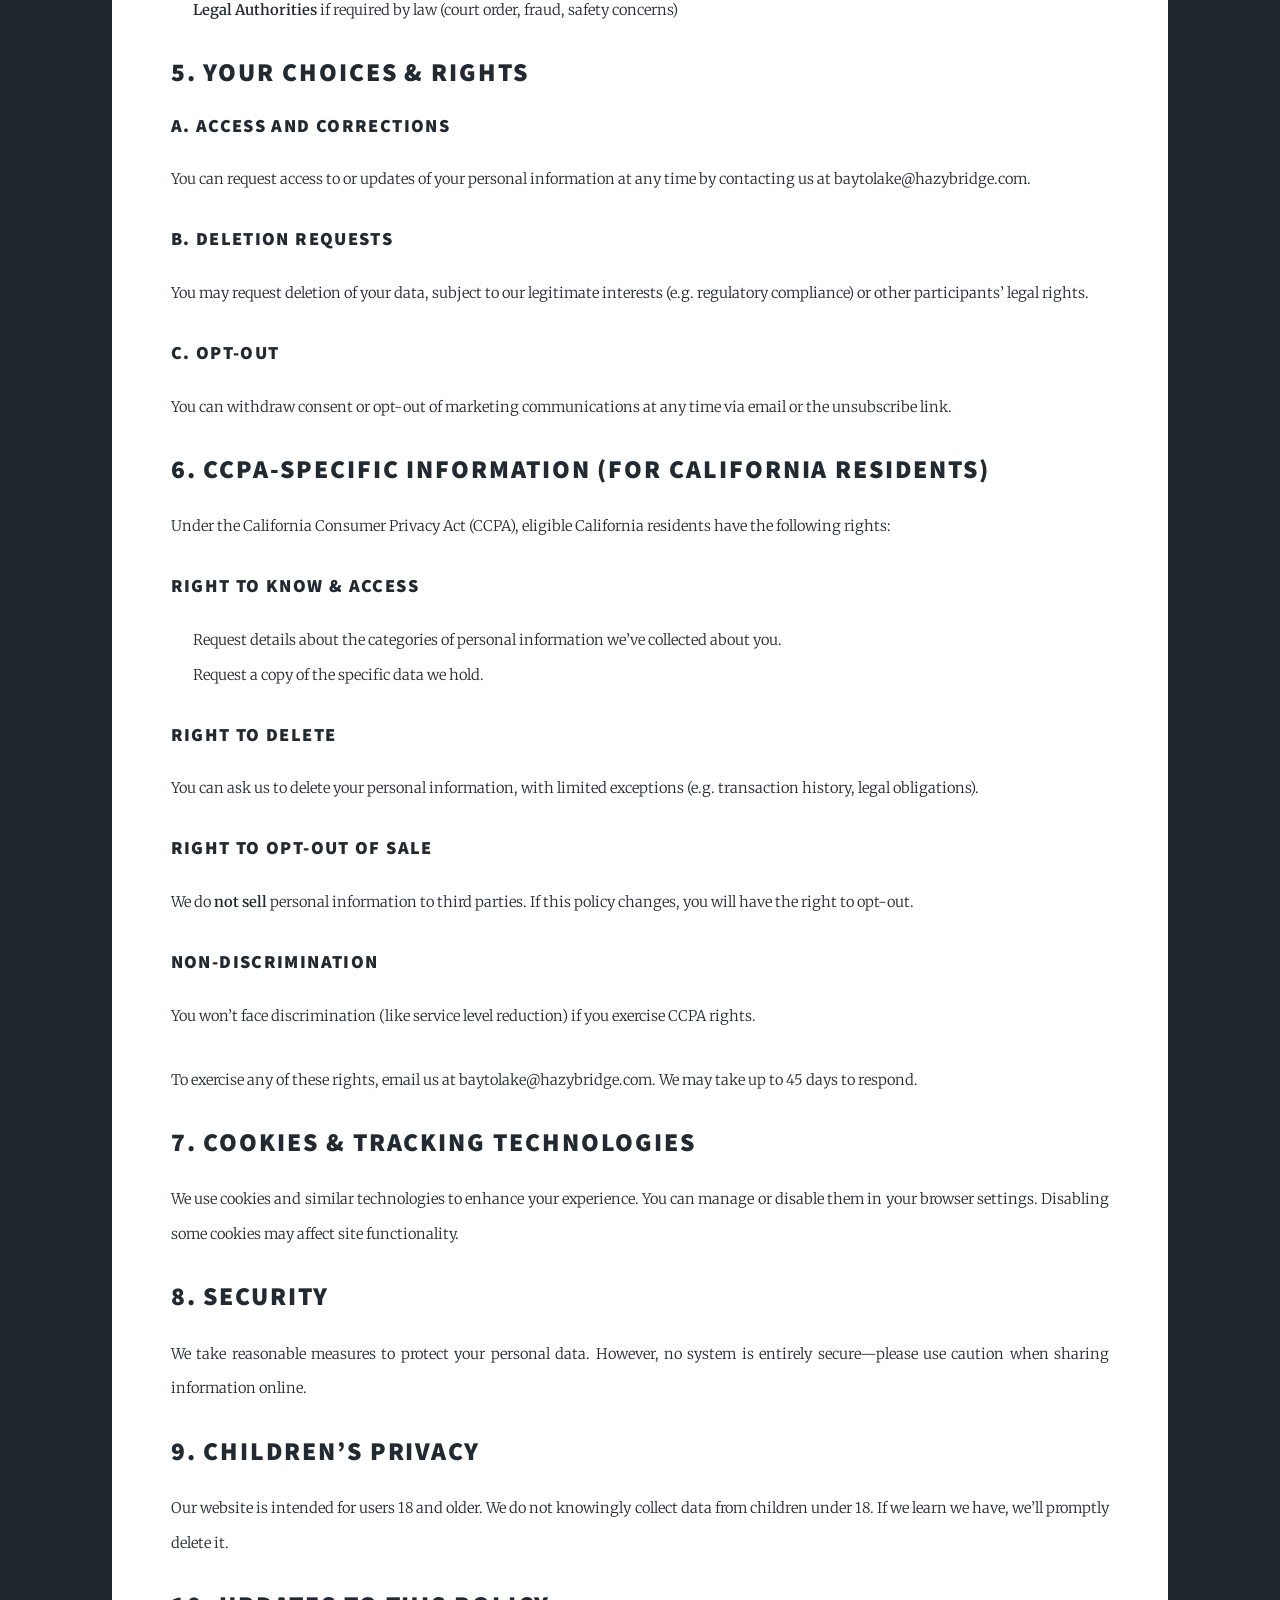
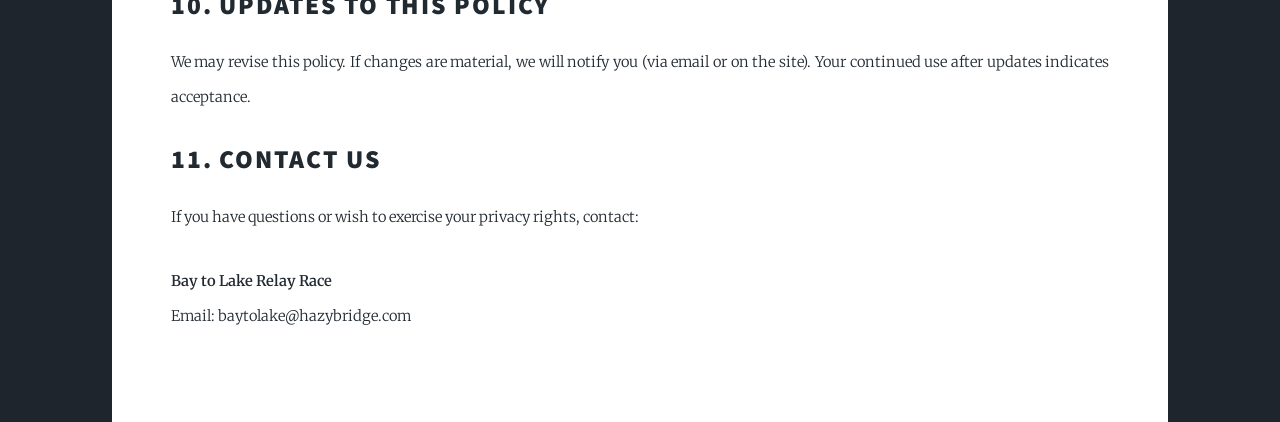
<file: website/privacy.html>
<!doctype html>
<!--
	Massively by HTML5 UP
	html5up.net | @ajlkn
	Free for personal and commercial use under the CCA 3.0 license (html5up.net/license)
-->
<html>
    <head>
        <title>Terms & Conditions | Bay To Lake</title>
        <link
            rel="icon"
            href="data:image/svg+xml,<svg xmlns=%22http://www.w3.org/2000/svg%22 viewBox=%220 0 100 100%22><text y=%22.9em%22 font-size=%2290%22>🏃‍♀️‍➡️</text></svg>"
        />

        <meta charset="utf-8" />
        <meta
            name="viewport"
            content="width=device-width, initial-scale=1, user-scalable=no"
        />
        <link rel="stylesheet" href="assets/css/main.css" />
        <noscript
            ><link rel="stylesheet" href="assets/css/noscript.css"
        /></noscript>
    </head>
    <body class="is-preload">
        <!-- Wrapper -->
        <div id="wrapper">
            <!-- Header -->
            <header id="header">
                <a href="2022.html" class="logo">Bay To Lake Waiver</a>
            </header>

            <!-- Nav -->
            <nav id="nav">
                <ul class="links">
                    <li><a href="index.html">Bay To Lake</a></li>
                    <li class="active"><a>Terms & Conditions</a></li>
                </ul>
            </nav>

            <!-- Main -->
            <div id="main">
                <!-- Post -->
                <section class="post">
                    <main class="container">
                        <h1>Privacy Policy</h1>
                        <p><strong>Effective Date:</strong> July 16, 2025</p>

                        <h2>1. Introduction</h2>
                        <p>
                            At <strong>Bay to Lake Relay Race</strong> (“we,”
                            “us,” or “our”), your privacy matters. This Privacy
                            Policy explains how we collect, use, disclose, and
                            protect the personal information of participants,
                            supporters, and visitors (“you”) who use our website
                            and event services.
                        </p>

                        <h2>2. Information We Collect</h2>
                        <h3>a. Personal Information</h3>
                        <ul>
                            <li>
                                Name, email address, phone number, mailing
                                address
                            </li>
                            <li>Age or date of birth (for race eligibility)</li>
                            <li>
                                Payment details (collected via third-party
                                processor)
                            </li>
                            <li>Emergency contact information</li>
                        </ul>

                        <h3>b. Usage and Device Information</h3>
                        <ul>
                            <li>
                                IP address, browser type, operating system,
                                email open rates
                            </li>
                            <li>
                                Cookies and tracking technologies to improve
                                your experience
                            </li>
                        </ul>

                        <h2>3. How We Use Your Information</h2>
                        <p>We use your information to:</p>
                        <ul>
                            <li>
                                Register you for the race and process payments
                            </li>
                            <li>
                                Send confirmations, updates, and marketing (only
                                with your consent)
                            </li>
                            <li>
                                Improve our events, website, and participant
                                experience
                            </li>
                            <li>Comply with legal and safety requirements</li>
                        </ul>

                        <h2>4. Sharing and Disclosure</h2>
                        <p>We may share your information with:</p>
                        <ul>
                            <li>
                                <strong>Service Providers</strong> (e.g. payment
                                processors, email platforms) under
                                confidentiality
                            </li>
                            <li>
                                <strong>Public Participants List</strong> (name,
                                bib number, finish time) only with your consent
                            </li>
                            <li>
                                <strong>Legal Authorities</strong> if required
                                by law (court order, fraud, safety concerns)
                            </li>
                        </ul>

                        <h2>5. Your Choices &amp; Rights</h2>
                        <h3>a. Access and Corrections</h3>
                        <p>
                            You can request access to or updates of your
                            personal information at any time by contacting us at
                            baytolake@hazybridge.com.
                        </p>

                        <h3>b. Deletion Requests</h3>
                        <p>
                            You may request deletion of your data, subject to
                            our legitimate interests (e.g. regulatory
                            compliance) or other participants’ legal rights.
                        </p>

                        <h3>c. Opt-Out</h3>
                        <p>
                            You can withdraw consent or opt-out of marketing
                            communications at any time via email or the
                            unsubscribe link.
                        </p>

                        <h2>
                            6. CCPA-Specific Information (for California
                            Residents)
                        </h2>
                        <p>
                            Under the California Consumer Privacy Act (CCPA),
                            eligible California residents have the following
                            rights:
                        </p>

                        <h3>Right to Know &amp; Access</h3>
                        <ul>
                            <li>
                                Request details about the categories of personal
                                information we’ve collected about you.
                            </li>
                            <li>
                                Request a copy of the specific data we hold.
                            </li>
                        </ul>

                        <h3>Right to Delete</h3>
                        <p>
                            You can ask us to delete your personal information,
                            with limited exceptions (e.g. transaction history,
                            legal obligations).
                        </p>

                        <h3>Right to Opt-Out of Sale</h3>
                        <p>
                            We do <strong>not sell</strong> personal information
                            to third parties. If this policy changes, you will
                            have the right to opt-out.
                        </p>

                        <h3>Non-Discrimination</h3>
                        <p>
                            You won’t face discrimination (like service level
                            reduction) if you exercise CCPA rights.
                        </p>

                        <p>
                            To exercise any of these rights, email us at
                            baytolake@hazybridge.com. We may take up to 45 days
                            to respond.
                        </p>

                        <h2>7. Cookies &amp; Tracking Technologies</h2>
                        <p>
                            We use cookies and similar technologies to enhance
                            your experience. You can manage or disable them in
                            your browser settings. Disabling some cookies may
                            affect site functionality.
                        </p>

                        <h2>8. Security</h2>
                        <p>
                            We take reasonable measures to protect your personal
                            data. However, no system is entirely secure—please
                            use caution when sharing information online.
                        </p>

                        <h2>9. Children’s Privacy</h2>
                        <p>
                            Our website is intended for users 18 and older. We
                            do not knowingly collect data from children under
                            18. If we learn we have, we’ll promptly delete it.
                        </p>

                        <h2>10. Updates to This Policy</h2>
                        <p>
                            We may revise this policy. If changes are material,
                            we will notify you (via email or on the site). Your
                            continued use after updates indicates acceptance.
                        </p>

                        <h2>11. Contact Us</h2>
                        <p>
                            If you have questions or wish to exercise your
                            privacy rights, contact:
                        </p>
                        <p>
                            <strong> Bay to Lake Relay Race</strong><br />
                            Email: baytolake@hazybridge.com<br />
                        </p>
                    </main>
                </section>
            </div>
        </div>

        <!-- Scripts -->
        <script src="assets/js/jquery.min.js"></script>
        <script src="assets/js/jquery.scrollex.min.js"></script>
        <script src="assets/js/jquery.scrolly.min.js"></script>
        <script src="assets/js/browser.min.js"></script>
        <script src="assets/js/breakpoints.min.js"></script>
        <script src="assets/js/util.js"></script>
        <script src="assets/js/main.js"></script>
    </body>
</html>
</file>
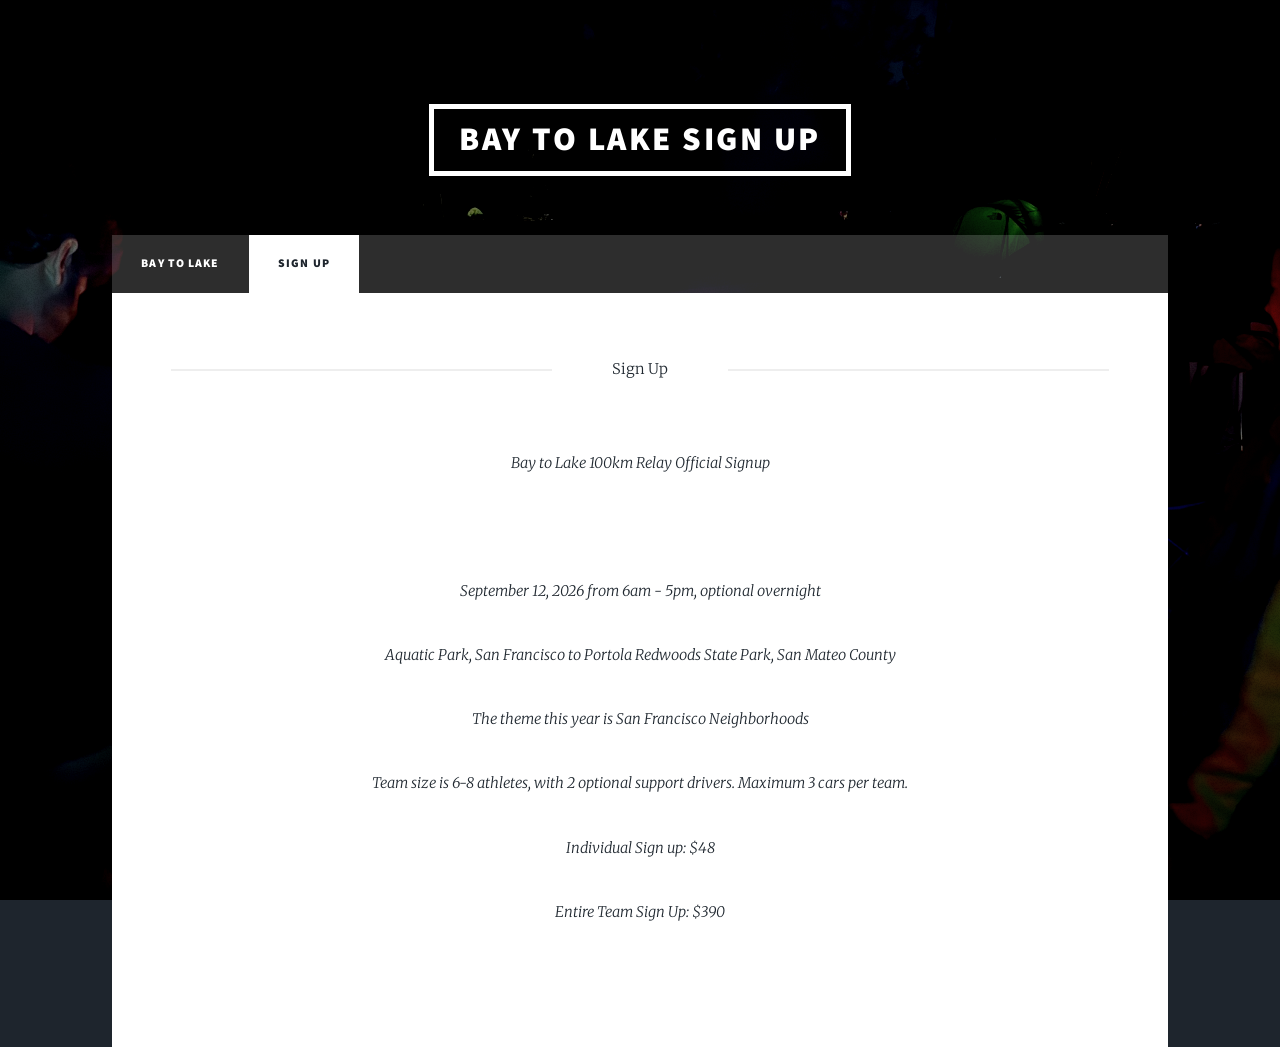
<file: website/sign-up.html>
<!doctype html>
<!--
	Massively by HTML5 UP
	html5up.net | @ajlkn
	Free for personal and commercial use under the CCA 3.0 license (html5up.net/license)
-->
<html>
    <head>
        <title>Sign Up | Bay To Lake</title>
        <link
            rel="icon"
            href="data:image/svg+xml,<svg xmlns=%22http://www.w3.org/2000/svg%22 viewBox=%220 0 100 100%22><text y=%22.9em%22 font-size=%2290%22>🏃‍♀️‍➡️</text></svg>"
        />
        <meta charset="utf-8" />
        <meta
            name="viewport"
            content="width=device-width, initial-scale=1, user-scalable=no"
        />
        <link rel="stylesheet" href="assets/css/main.css" />
        <noscript
            ><link rel="stylesheet" href="assets/css/noscript.css"
        /></noscript>
    </head>
    <body class="is-preload">
        <!-- Wrapper -->
        <div id="wrapper">
            <!-- Header -->
            <header id="header">
                <a href="https://forms.gle/pkW2wUgKSSJZ77wMA" class="logo"
                    >Bay To Lake Sign Up</a
                >
            </header>

            <!-- Nav -->
            <nav id="nav">
                <ul class="links">
                    <li><a href="index.html">Bay To Lake</a></li>
                    <li class="active">
                        <a href="generic.html">Sign Up</a>
                    </li>
                </ul>
            </nav>

            <!-- Main -->
            <div id="main">
                <!-- Post -->
                <section class="post">
                    <header class="major">
                        <span class="date">Sign Up</span>
                        <p>Bay to Lake 100km Relay Official Signup</p>
                        <!--<a href="https://forms.gle/pkW2wUgKSSJZ77wMA">
                            <button>Sign Up for Bay to Lake 2026</button></a
                        >-->
                        <p><br /></p>
                        <p>
                            September 12, 2026 from 6am - 5pm, optional
                            overnight
                        </p>
                        <p>
                            Aquatic Park, San Francisco to Portola Redwoods
                            State Park, San Mateo County
                        </p>

                        <p>
                            The theme this year is San Francisco Neighborhoods
                        </p>
                        <p>
                            Team size is 6-8 athletes, with 2 optional support
                            drivers. Maximum 3 cars per team.
                        </p>
                        <p>Individual Sign up: $48</p>
                        <p>Entire Team Sign Up: $390</p>
                        <!--<a href="https://forms.gle/pkW2wUgKSSJZ77wMA">
                            <button>Sign Up for Bay to Lake 2026</button></a
                        >-->
                    </header>
                </section>
            </div>
        </div>

        <!-- Scripts -->
        <script src="assets/js/jquery.min.js"></script>
        <script src="assets/js/jquery.scrollex.min.js"></script>
        <script src="assets/js/jquery.scrolly.min.js"></script>
        <script src="assets/js/browser.min.js"></script>
        <script src="assets/js/breakpoints.min.js"></script>
        <script src="assets/js/util.js"></script>
        <script src="assets/js/main.js"></script>
    </body>
</html>
</file>
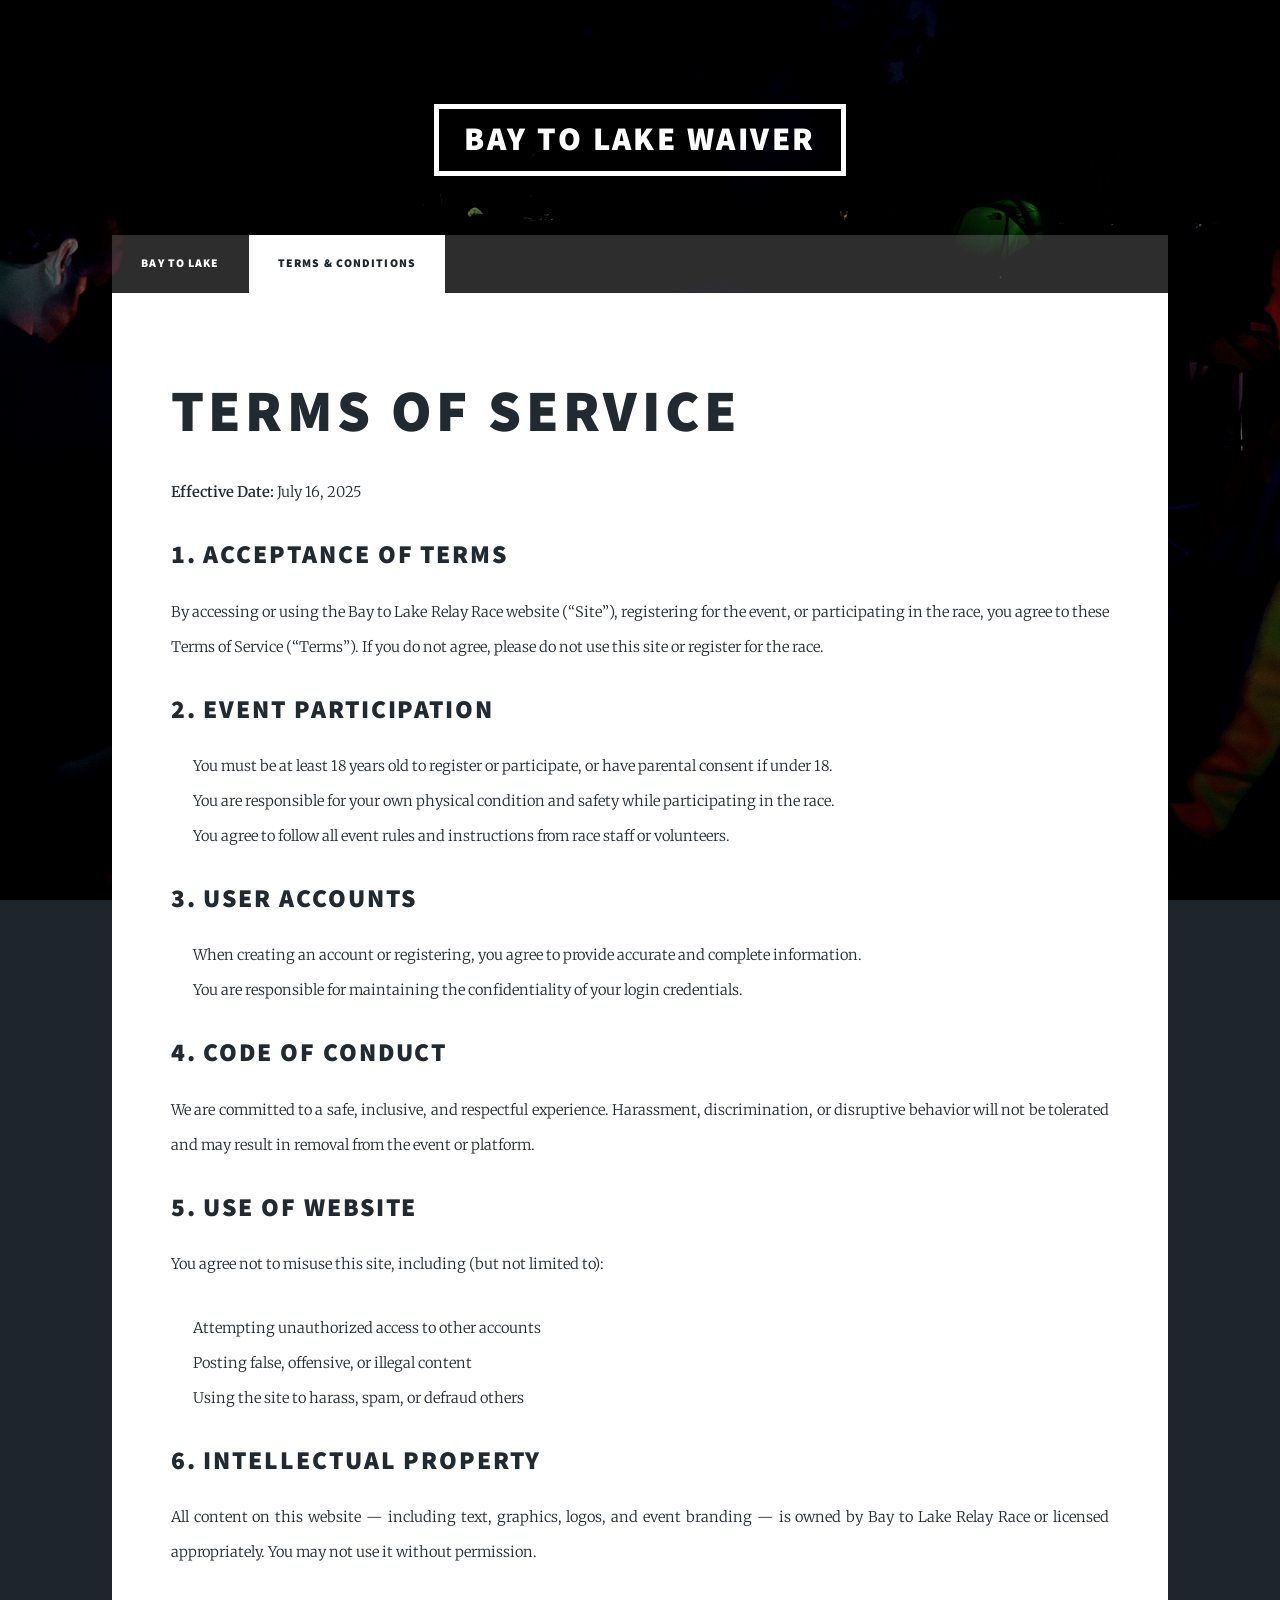
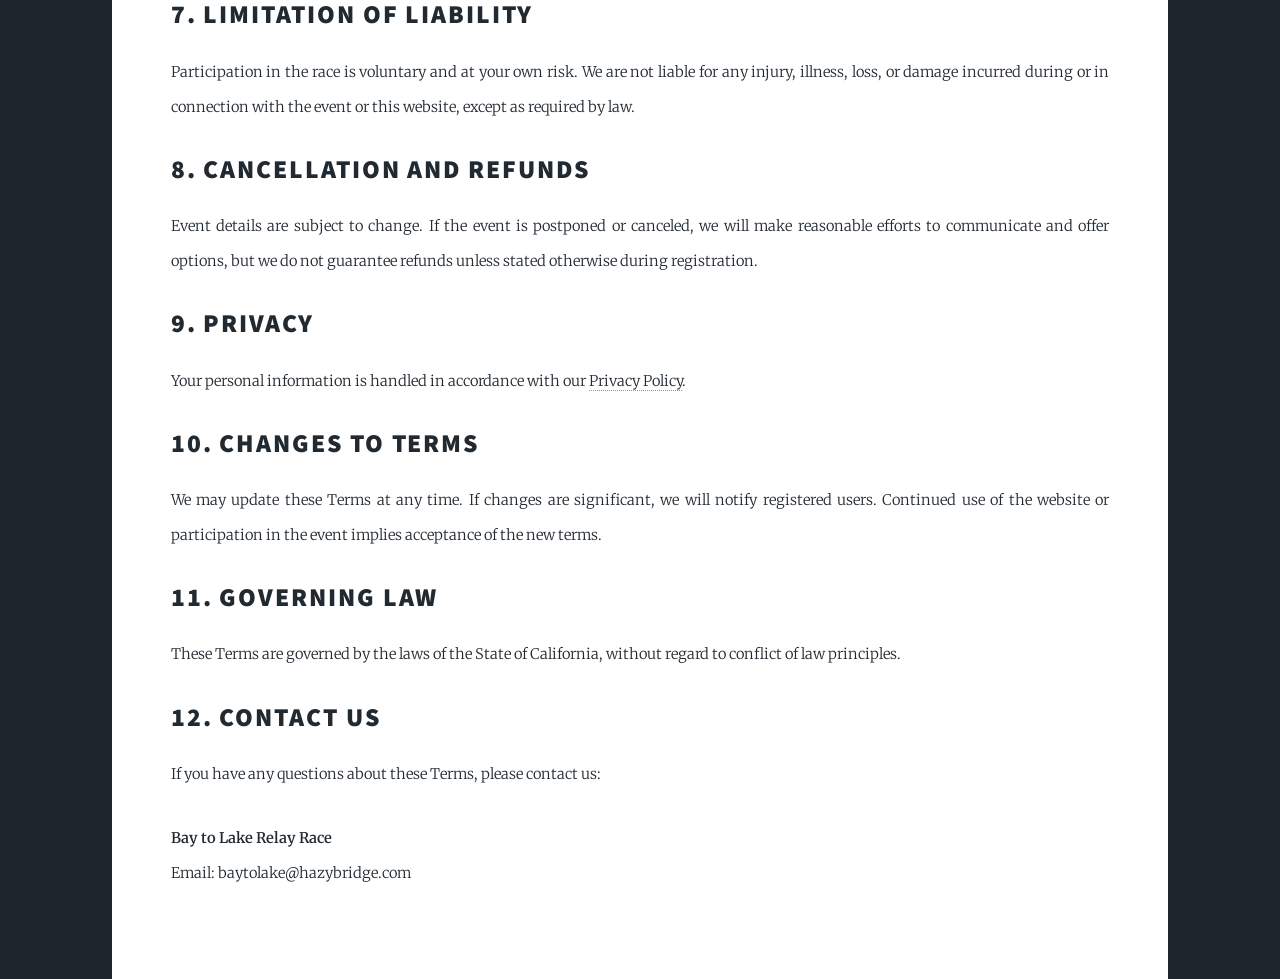
<file: website/terms.html>
<!doctype html>
<!--
	Massively by HTML5 UP
	html5up.net | @ajlkn
	Free for personal and commercial use under the CCA 3.0 license (html5up.net/license)
-->
<html>
    <head>
        <title>Terms & Conditions | Bay To Lake</title>
        <link
            rel="icon"
            href="data:image/svg+xml,<svg xmlns=%22http://www.w3.org/2000/svg%22 viewBox=%220 0 100 100%22><text y=%22.9em%22 font-size=%2290%22>🏃‍♀️‍➡️</text></svg>"
        />

        <meta charset="utf-8" />
        <meta
            name="viewport"
            content="width=device-width, initial-scale=1, user-scalable=no"
        />
        <link rel="stylesheet" href="assets/css/main.css" />
        <noscript
            ><link rel="stylesheet" href="assets/css/noscript.css"
        /></noscript>
    </head>
    <body class="is-preload">
        <!-- Wrapper -->
        <div id="wrapper">
            <!-- Header -->
            <header id="header">
                <a href="2022.html" class="logo">Bay To Lake Waiver</a>
            </header>

            <!-- Nav -->
            <nav id="nav">
                <ul class="links">
                    <li><a href="index.html">Bay To Lake</a></li>
                    <li class="active"><a>Terms & Conditions</a></li>
                </ul>
            </nav>

            <!-- Main -->
            <div id="main">
                <!-- Post -->
                <section class="post">
                    <main class="container">
                        <h1>Terms of Service</h1>
                        <p><strong>Effective Date:</strong> July 16, 2025</p>

                        <h2>1. Acceptance of Terms</h2>
                        <p>
                            By accessing or using the Bay to Lake Relay Race
                            website (“Site”), registering for the event, or
                            participating in the race, you agree to these Terms
                            of Service (“Terms”). If you do not agree, please do
                            not use this site or register for the race.
                        </p>

                        <h2>2. Event Participation</h2>
                        <ul>
                            <li>
                                You must be at least 18 years old to register or
                                participate, or have parental consent if under
                                18.
                            </li>
                            <li>
                                You are responsible for your own physical
                                condition and safety while participating in the
                                race.
                            </li>
                            <li>
                                You agree to follow all event rules and
                                instructions from race staff or volunteers.
                            </li>
                        </ul>

                        <h2>3. User Accounts</h2>
                        <ul>
                            <li>
                                When creating an account or registering, you
                                agree to provide accurate and complete
                                information.
                            </li>
                            <li>
                                You are responsible for maintaining the
                                confidentiality of your login credentials.
                            </li>
                        </ul>

                        <h2>4. Code of Conduct</h2>
                        <p>
                            We are committed to a safe, inclusive, and
                            respectful experience. Harassment, discrimination,
                            or disruptive behavior will not be tolerated and may
                            result in removal from the event or platform.
                        </p>

                        <h2>5. Use of Website</h2>
                        <p>
                            You agree not to misuse this site, including (but
                            not limited to):
                        </p>
                        <ul>
                            <li>
                                Attempting unauthorized access to other accounts
                            </li>
                            <li>
                                Posting false, offensive, or illegal content
                            </li>
                            <li>
                                Using the site to harass, spam, or defraud
                                others
                            </li>
                        </ul>

                        <h2>6. Intellectual Property</h2>
                        <p>
                            All content on this website — including text,
                            graphics, logos, and event branding — is owned by
                            Bay to Lake Relay Race or licensed appropriately.
                            You may not use it without permission.
                        </p>

                        <h2>7. Limitation of Liability</h2>
                        <p>
                            Participation in the race is voluntary and at your
                            own risk. We are not liable for any injury, illness,
                            loss, or damage incurred during or in connection
                            with the event or this website, except as required
                            by law.
                        </p>

                        <h2>8. Cancellation and Refunds</h2>
                        <p>
                            Event details are subject to change. If the event is
                            postponed or canceled, we will make reasonable
                            efforts to communicate and offer options, but we do
                            not guarantee refunds unless stated otherwise during
                            registration.
                        </p>

                        <h2>9. Privacy</h2>
                        <p>
                            Your personal information is handled in accordance
                            with our
                            <a href="privacy.html">Privacy Policy</a>.
                        </p>

                        <h2>10. Changes to Terms</h2>
                        <p>
                            We may update these Terms at any time. If changes
                            are significant, we will notify registered users.
                            Continued use of the website or participation in the
                            event implies acceptance of the new terms.
                        </p>

                        <h2>11. Governing Law</h2>
                        <p>
                            These Terms are governed by the laws of the State of
                            California, without regard to conflict of law
                            principles.
                        </p>

                        <h2>12. Contact Us</h2>
                        <p>
                            If you have any questions about these Terms, please
                            contact us:
                        </p>
                        <p>
                            <strong>Bay to Lake Relay Race</strong><br />
                            Email: baytolake@hazybridge.com<br />
                        </p>
                    </main>
                </section>
            </div>
        </div>

        <!-- Scripts -->
        <script src="assets/js/jquery.min.js"></script>
        <script src="assets/js/jquery.scrollex.min.js"></script>
        <script src="assets/js/jquery.scrolly.min.js"></script>
        <script src="assets/js/browser.min.js"></script>
        <script src="assets/js/breakpoints.min.js"></script>
        <script src="assets/js/util.js"></script>
        <script src="assets/js/main.js"></script>
    </body>
</html>
</file>
<file: website/assets/css/gallery.css>
.gallery {
    display: grid;
    grid-template-columns: repeat(4, 1fr);
    gap: 16px;
    padding: 16px;
}

.gallery img {
    width: 100%;
    height: 250px;
    object-fit: cover;
    display: block;
    border-radius: 8px;
}

/* tablet */
@media (max-width: 900px) {
    .gallery {
        grid-template-columns: repeat(2, 1fr);
    }
}

/* mobile */
@media (max-width: 600px) {
    .gallery {
        grid-template-columns: 1fr;
    }
}
</file>
<file: website/assets/css/main.css>
@import url(fontawesome-all.min.css);
@import url("https://fonts.googleapis.com/css?family=Merriweather:300,700,300italic,700italic|Source+Sans+Pro:900");

/*
	Massively by HTML5 UP
	html5up.net | @ajlkn
	Free for personal and commercial use under the CCA 3.0 license (html5up.net/license)
*/

html,
body,
div,
span,
applet,
object,
iframe,
h1,
h2,
h3,
h4,
h5,
h6,
p,
blockquote,
pre,
a,
abbr,
acronym,
address,
big,
cite,
code,
del,
dfn,
em,
img,
ins,
kbd,
q,
s,
samp,
small,
strike,
strong,
sub,
sup,
tt,
var,
b,
u,
i,
center,
dl,
dt,
dd,
ol,
ul,
li,
fieldset,
form,
label,
legend,
table,
caption,
tbody,
tfoot,
thead,
tr,
th,
td,
article,
aside,
canvas,
details,
embed,
figure,
figcaption,
footer,
header,
hgroup,
menu,
nav,
output,
ruby,
section,
summary,
time,
mark,
audio,
video {
    margin: 0;
    padding: 0;
    border: 0;
    font-size: 100%;
    font: inherit;
    vertical-align: baseline;
}

article,
aside,
details,
figcaption,
figure,
footer,
header,
hgroup,
menu,
nav,
section {
    display: block;
}

body {
    line-height: 1;
}

ol,
ul {
    list-style: none;
}

blockquote,
q {
    quotes: none;
}

blockquote:before,
blockquote:after,
q:before,
q:after {
    content: "";
    content: none;
}

table {
    border-collapse: collapse;
    border-spacing: 0;
}

body {
    -webkit-text-size-adjust: none;
}

mark {
    background-color: transparent;
    color: inherit;
}

input::-moz-focus-inner {
    border: 0;
    padding: 0;
}

input,
select,
textarea {
    -moz-appearance: none;
    -webkit-appearance: none;
    -ms-appearance: none;
    appearance: none;
}

/* Basic */

@-ms-viewport {
    width: device-width;
}

body {
    -ms-overflow-style: scrollbar;
}

@media screen and (max-width: 480px) {
    html,
    body {
        min-width: 320px;
    }
}

html {
    box-sizing: border-box;
}

*,
*:before,
*:after {
    box-sizing: inherit;
}

body {
    background-color: #1e252d;
}

body.is-preload *,
body.is-preload *:before,
body.is-preload *:after {
    -moz-animation: none !important;
    -webkit-animation: none !important;
    -ms-animation: none !important;
    animation: none !important;
    -moz-transition: none !important;
    -webkit-transition: none !important;
    -ms-transition: none !important;
    transition: none !important;
}

/* Type */

html {
    font-size: 16pt;
}

@media screen and (max-width: 1680px) {
    html {
        font-size: 12pt;
    }
}

@media screen and (max-width: 1280px) {
    html {
        font-size: 11pt;
    }
}

@media screen and (max-width: 360px) {
    html {
        font-size: 10pt;
    }
}

body {
    color: #212931;
}

body,
input,
select,
textarea {
    font-family: "Merriweather", Georgia, serif;
    font-weight: 300;
    font-size: 1rem;
    line-height: 2.375;
}

a {
    -moz-transition:
        color 0.2s ease-in-out,
        background-color 0.2s ease-in-out,
        border-color 0.2s ease-in-out,
        box-shadow 0.2s ease-in-out;
    -webkit-transition:
        color 0.2s ease-in-out,
        background-color 0.2s ease-in-out,
        border-color 0.2s ease-in-out,
        box-shadow 0.2s ease-in-out;
    -ms-transition:
        color 0.2s ease-in-out,
        background-color 0.2s ease-in-out,
        border-color 0.2s ease-in-out,
        box-shadow 0.2s ease-in-out;
    transition:
        color 0.2s ease-in-out,
        background-color 0.2s ease-in-out,
        border-color 0.2s ease-in-out,
        box-shadow 0.2s ease-in-out;
    border-bottom: dotted 1px;
    text-decoration: none;
}

a:hover {
    border-bottom-color: transparent;
}

strong,
b {
    font-weight: 600;
}

em,
i {
    font-style: italic;
}

p {
    text-align: justify;
    margin: 0 0 2rem 0;
}

h1,
h2,
h3,
h4,
h5,
h6 {
    font-family: "Source Sans Pro", Helvetica, sans-serif;
    font-weight: 900;
    line-height: 1.5;
    letter-spacing: 0.075em;
    text-transform: uppercase;
    margin: 0 0 1rem 0;
}

h1 a,
h2 a,
h3 a,
h4 a,
h5 a,
h6 a {
    border-bottom: 0;
    color: inherit;
    text-decoration: none;
}

h1 {
    font-size: 4rem;
    line-height: 1.1;
    margin: 0 0 2rem 0;
}

h2 {
    font-size: 1.75rem;
    line-height: 1.3;
    margin: 0 0 1.5rem 0;
}

h3 {
    font-size: 1.25rem;
    margin: 0 0 1.5rem 0;
}

h4 {
    font-size: 1rem;
}

h5 {
    font-size: 0.9rem;
}

h6 {
    font-size: 0.8rem;
}

sub {
    font-size: 0.8rem;
    position: relative;
    top: 0.5rem;
}

sup {
    font-size: 0.8rem;
    position: relative;
    top: -0.5rem;
}

blockquote {
    border-left: solid 4px;
    font-style: italic;
    margin: 0 0 2rem 0;
    padding: 0.5rem 0 0.5rem 2rem;
}

code {
    border: solid 2px;
    font-family: "Courier New", monospace;
    font-size: 0.9rem;
    margin: 0 0.25rem;
    padding: 0.25rem 0.65rem;
}

pre {
    -webkit-overflow-scrolling: touch;
    font-family: "Courier New", monospace;
    font-size: 0.9rem;
    margin: 0 0 2rem 0;
}

pre code {
    display: block;
    line-height: 1.75;
    padding: 1rem 1.5rem;
    overflow-x: auto;
}

hr {
    border: 0;
    border-bottom: solid 2px;
    margin: 3rem 0;
}

hr.major {
    margin: 5rem 0;
}

.align-left {
    text-align: left;
}

.align-center {
    text-align: center;
}

.align-right {
    text-align: right;
}

input,
select,
textarea {
    color: #212931;
}

a {
    color: #212931;
    border-bottom-color: rgba(33, 41, 49, 0.5);
}

a:hover {
    border-bottom-color: transparent;
    color: #18bfef !important;
}

strong,
b {
    color: #212931;
}

h1,
h2,
h3,
h4,
h5,
h6 {
    color: #212931;
}

blockquote {
    border-left-color: #eeeeee;
}

code {
    background: rgba(220, 220, 220, 0.25);
    border-color: #eeeeee;
}

hr {
    border-bottom-color: #eeeeee;
}

/* Row */

.row {
    display: flex;
    flex-wrap: wrap;
    box-sizing: border-box;
    align-items: stretch;
}

.row > * {
    box-sizing: border-box;
}

.row.gtr-uniform > * > :last-child {
    margin-bottom: 0;
}

.row.aln-left {
    justify-content: flex-start;
}

.row.aln-center {
    justify-content: center;
}

.row.aln-right {
    justify-content: flex-end;
}

.row.aln-top {
    align-items: flex-start;
}

.row.aln-middle {
    align-items: center;
}

.row.aln-bottom {
    align-items: flex-end;
}

.row > .imp {
    order: -1;
}

.row > .col-1 {
    width: 8.33333%;
}

.row > .off-1 {
    margin-left: 8.33333%;
}

.row > .col-2 {
    width: 16.66667%;
}

.row > .off-2 {
    margin-left: 16.66667%;
}

.row > .col-3 {
    width: 25%;
}

.row > .off-3 {
    margin-left: 25%;
}

.row > .col-4 {
    width: 33.33333%;
}

.row > .off-4 {
    margin-left: 33.33333%;
}

.row > .col-5 {
    width: 41.66667%;
}

.row > .off-5 {
    margin-left: 41.66667%;
}

.row > .col-6 {
    width: 50%;
}

.row > .off-6 {
    margin-left: 50%;
}

.row > .col-7 {
    width: 58.33333%;
}

.row > .off-7 {
    margin-left: 58.33333%;
}

.row > .col-8 {
    width: 66.66667%;
}

.row > .off-8 {
    margin-left: 66.66667%;
}

.row > .col-9 {
    width: 75%;
}

.row > .off-9 {
    margin-left: 75%;
}

.row > .col-10 {
    width: 83.33333%;
}

.row > .off-10 {
    margin-left: 83.33333%;
}

.row > .col-11 {
    width: 91.66667%;
}

.row > .off-11 {
    margin-left: 91.66667%;
}

.row > .col-12 {
    width: 100%;
}

.row > .off-12 {
    margin-left: 100%;
}

.row.gtr-0 {
    margin-top: 0;
    margin-left: 0rem;
}

.row.gtr-0 > * {
    padding: 0 0 0 0rem;
}

.row.gtr-0.gtr-uniform {
    margin-top: 0rem;
}

.row.gtr-0.gtr-uniform > * {
    padding-top: 0rem;
}

.row.gtr-25 {
    margin-top: 0;
    margin-left: -0.375rem;
}

.row.gtr-25 > * {
    padding: 0 0 0 0.375rem;
}

.row.gtr-25.gtr-uniform {
    margin-top: -0.375rem;
}

.row.gtr-25.gtr-uniform > * {
    padding-top: 0.375rem;
}

.row.gtr-50 {
    margin-top: 0;
    margin-left: -0.75rem;
}

.row.gtr-50 > * {
    padding: 0 0 0 0.75rem;
}

.row.gtr-50.gtr-uniform {
    margin-top: -0.75rem;
}

.row.gtr-50.gtr-uniform > * {
    padding-top: 0.75rem;
}

.row {
    margin-top: 0;
    margin-left: -1.5rem;
}

.row > * {
    padding: 0 0 0 1.5rem;
}

.row.gtr-uniform {
    margin-top: -1.5rem;
}

.row.gtr-uniform > * {
    padding-top: 1.5rem;
}

.row.gtr-150 {
    margin-top: 0;
    margin-left: -2.25rem;
}

.row.gtr-150 > * {
    padding: 0 0 0 2.25rem;
}

.row.gtr-150.gtr-uniform {
    margin-top: -2.25rem;
}

.row.gtr-150.gtr-uniform > * {
    padding-top: 2.25rem;
}

.row.gtr-200 {
    margin-top: 0;
    margin-left: -3rem;
}

.row.gtr-200 > * {
    padding: 0 0 0 3rem;
}

.row.gtr-200.gtr-uniform {
    margin-top: -3rem;
}

.row.gtr-200.gtr-uniform > * {
    padding-top: 3rem;
}

@media screen and (max-width: 1680px) {
    .row {
        display: flex;
        flex-wrap: wrap;
        box-sizing: border-box;
        align-items: stretch;
    }

    .row > * {
        box-sizing: border-box;
    }

    .row.gtr-uniform > * > :last-child {
        margin-bottom: 0;
    }

    .row.aln-left {
        justify-content: flex-start;
    }

    .row.aln-center {
        justify-content: center;
    }

    .row.aln-right {
        justify-content: flex-end;
    }

    .row.aln-top {
        align-items: flex-start;
    }

    .row.aln-middle {
        align-items: center;
    }

    .row.aln-bottom {
        align-items: flex-end;
    }

    .row > .imp-xlarge {
        order: -1;
    }

    .row > .col-1-xlarge {
        width: 8.33333%;
    }

    .row > .off-1-xlarge {
        margin-left: 8.33333%;
    }

    .row > .col-2-xlarge {
        width: 16.66667%;
    }

    .row > .off-2-xlarge {
        margin-left: 16.66667%;
    }

    .row > .col-3-xlarge {
        width: 25%;
    }

    .row > .off-3-xlarge {
        margin-left: 25%;
    }

    .row > .col-4-xlarge {
        width: 33.33333%;
    }

    .row > .off-4-xlarge {
        margin-left: 33.33333%;
    }

    .row > .col-5-xlarge {
        width: 41.66667%;
    }

    .row > .off-5-xlarge {
        margin-left: 41.66667%;
    }

    .row > .col-6-xlarge {
        width: 50%;
    }

    .row > .off-6-xlarge {
        margin-left: 50%;
    }

    .row > .col-7-xlarge {
        width: 58.33333%;
    }

    .row > .off-7-xlarge {
        margin-left: 58.33333%;
    }

    .row > .col-8-xlarge {
        width: 66.66667%;
    }

    .row > .off-8-xlarge {
        margin-left: 66.66667%;
    }

    .row > .col-9-xlarge {
        width: 75%;
    }

    .row > .off-9-xlarge {
        margin-left: 75%;
    }

    .row > .col-10-xlarge {
        width: 83.33333%;
    }

    .row > .off-10-xlarge {
        margin-left: 83.33333%;
    }

    .row > .col-11-xlarge {
        width: 91.66667%;
    }

    .row > .off-11-xlarge {
        margin-left: 91.66667%;
    }

    .row > .col-12-xlarge {
        width: 100%;
    }

    .row > .off-12-xlarge {
        margin-left: 100%;
    }

    .row.gtr-0 {
        margin-top: 0;
        margin-left: 0rem;
    }

    .row.gtr-0 > * {
        padding: 0 0 0 0rem;
    }

    .row.gtr-0.gtr-uniform {
        margin-top: 0rem;
    }

    .row.gtr-0.gtr-uniform > * {
        padding-top: 0rem;
    }

    .row.gtr-25 {
        margin-top: 0;
        margin-left: -0.375rem;
    }

    .row.gtr-25 > * {
        padding: 0 0 0 0.375rem;
    }

    .row.gtr-25.gtr-uniform {
        margin-top: -0.375rem;
    }

    .row.gtr-25.gtr-uniform > * {
        padding-top: 0.375rem;
    }

    .row.gtr-50 {
        margin-top: 0;
        margin-left: -0.75rem;
    }

    .row.gtr-50 > * {
        padding: 0 0 0 0.75rem;
    }

    .row.gtr-50.gtr-uniform {
        margin-top: -0.75rem;
    }

    .row.gtr-50.gtr-uniform > * {
        padding-top: 0.75rem;
    }

    .row {
        margin-top: 0;
        margin-left: -1.5rem;
    }

    .row > * {
        padding: 0 0 0 1.5rem;
    }

    .row.gtr-uniform {
        margin-top: -1.5rem;
    }

    .row.gtr-uniform > * {
        padding-top: 1.5rem;
    }

    .row.gtr-150 {
        margin-top: 0;
        margin-left: -2.25rem;
    }

    .row.gtr-150 > * {
        padding: 0 0 0 2.25rem;
    }

    .row.gtr-150.gtr-uniform {
        margin-top: -2.25rem;
    }

    .row.gtr-150.gtr-uniform > * {
        padding-top: 2.25rem;
    }

    .row.gtr-200 {
        margin-top: 0;
        margin-left: -3rem;
    }

    .row.gtr-200 > * {
        padding: 0 0 0 3rem;
    }

    .row.gtr-200.gtr-uniform {
        margin-top: -3rem;
    }

    .row.gtr-200.gtr-uniform > * {
        padding-top: 3rem;
    }
}

@media screen and (max-width: 1280px) {
    .row {
        display: flex;
        flex-wrap: wrap;
        box-sizing: border-box;
        align-items: stretch;
    }

    .row > * {
        box-sizing: border-box;
    }

    .row.gtr-uniform > * > :last-child {
        margin-bottom: 0;
    }

    .row.aln-left {
        justify-content: flex-start;
    }

    .row.aln-center {
        justify-content: center;
    }

    .row.aln-right {
        justify-content: flex-end;
    }

    .row.aln-top {
        align-items: flex-start;
    }

    .row.aln-middle {
        align-items: center;
    }

    .row.aln-bottom {
        align-items: flex-end;
    }

    .row > .imp-large {
        order: -1;
    }

    .row > .col-1-large {
        width: 8.33333%;
    }

    .row > .off-1-large {
        margin-left: 8.33333%;
    }

    .row > .col-2-large {
        width: 16.66667%;
    }

    .row > .off-2-large {
        margin-left: 16.66667%;
    }

    .row > .col-3-large {
        width: 25%;
    }

    .row > .off-3-large {
        margin-left: 25%;
    }

    .row > .col-4-large {
        width: 33.33333%;
    }

    .row > .off-4-large {
        margin-left: 33.33333%;
    }

    .row > .col-5-large {
        width: 41.66667%;
    }

    .row > .off-5-large {
        margin-left: 41.66667%;
    }

    .row > .col-6-large {
        width: 50%;
    }

    .row > .off-6-large {
        margin-left: 50%;
    }

    .row > .col-7-large {
        width: 58.33333%;
    }

    .row > .off-7-large {
        margin-left: 58.33333%;
    }

    .row > .col-8-large {
        width: 66.66667%;
    }

    .row > .off-8-large {
        margin-left: 66.66667%;
    }

    .row > .col-9-large {
        width: 75%;
    }

    .row > .off-9-large {
        margin-left: 75%;
    }

    .row > .col-10-large {
        width: 83.33333%;
    }

    .row > .off-10-large {
        margin-left: 83.33333%;
    }

    .row > .col-11-large {
        width: 91.66667%;
    }

    .row > .off-11-large {
        margin-left: 91.66667%;
    }

    .row > .col-12-large {
        width: 100%;
    }

    .row > .off-12-large {
        margin-left: 100%;
    }

    .row.gtr-0 {
        margin-top: 0;
        margin-left: 0rem;
    }

    .row.gtr-0 > * {
        padding: 0 0 0 0rem;
    }

    .row.gtr-0.gtr-uniform {
        margin-top: 0rem;
    }

    .row.gtr-0.gtr-uniform > * {
        padding-top: 0rem;
    }

    .row.gtr-25 {
        margin-top: 0;
        margin-left: -0.375rem;
    }

    .row.gtr-25 > * {
        padding: 0 0 0 0.375rem;
    }

    .row.gtr-25.gtr-uniform {
        margin-top: -0.375rem;
    }

    .row.gtr-25.gtr-uniform > * {
        padding-top: 0.375rem;
    }

    .row.gtr-50 {
        margin-top: 0;
        margin-left: -0.75rem;
    }

    .row.gtr-50 > * {
        padding: 0 0 0 0.75rem;
    }

    .row.gtr-50.gtr-uniform {
        margin-top: -0.75rem;
    }

    .row.gtr-50.gtr-uniform > * {
        padding-top: 0.75rem;
    }

    .row {
        margin-top: 0;
        margin-left: -1.5rem;
    }

    .row > * {
        padding: 0 0 0 1.5rem;
    }

    .row.gtr-uniform {
        margin-top: -1.5rem;
    }

    .row.gtr-uniform > * {
        padding-top: 1.5rem;
    }

    .row.gtr-150 {
        margin-top: 0;
        margin-left: -2.25rem;
    }

    .row.gtr-150 > * {
        padding: 0 0 0 2.25rem;
    }

    .row.gtr-150.gtr-uniform {
        margin-top: -2.25rem;
    }

    .row.gtr-150.gtr-uniform > * {
        padding-top: 2.25rem;
    }

    .row.gtr-200 {
        margin-top: 0;
        margin-left: -3rem;
    }

    .row.gtr-200 > * {
        padding: 0 0 0 3rem;
    }

    .row.gtr-200.gtr-uniform {
        margin-top: -3rem;
    }

    .row.gtr-200.gtr-uniform > * {
        padding-top: 3rem;
    }
}

@media screen and (max-width: 980px) {
    .row {
        display: flex;
        flex-wrap: wrap;
        box-sizing: border-box;
        align-items: stretch;
    }

    .row > * {
        box-sizing: border-box;
    }

    .row.gtr-uniform > * > :last-child {
        margin-bottom: 0;
    }

    .row.aln-left {
        justify-content: flex-start;
    }

    .row.aln-center {
        justify-content: center;
    }

    .row.aln-right {
        justify-content: flex-end;
    }

    .row.aln-top {
        align-items: flex-start;
    }

    .row.aln-middle {
        align-items: center;
    }

    .row.aln-bottom {
        align-items: flex-end;
    }

    .row > .imp-medium {
        order: -1;
    }

    .row > .col-1-medium {
        width: 8.33333%;
    }

    .row > .off-1-medium {
        margin-left: 8.33333%;
    }

    .row > .col-2-medium {
        width: 16.66667%;
    }

    .row > .off-2-medium {
        margin-left: 16.66667%;
    }

    .row > .col-3-medium {
        width: 25%;
    }

    .row > .off-3-medium {
        margin-left: 25%;
    }

    .row > .col-4-medium {
        width: 33.33333%;
    }

    .row > .off-4-medium {
        margin-left: 33.33333%;
    }

    .row > .col-5-medium {
        width: 41.66667%;
    }

    .row > .off-5-medium {
        margin-left: 41.66667%;
    }

    .row > .col-6-medium {
        width: 50%;
    }

    .row > .off-6-medium {
        margin-left: 50%;
    }

    .row > .col-7-medium {
        width: 58.33333%;
    }

    .row > .off-7-medium {
        margin-left: 58.33333%;
    }

    .row > .col-8-medium {
        width: 66.66667%;
    }

    .row > .off-8-medium {
        margin-left: 66.66667%;
    }

    .row > .col-9-medium {
        width: 75%;
    }

    .row > .off-9-medium {
        margin-left: 75%;
    }

    .row > .col-10-medium {
        width: 83.33333%;
    }

    .row > .off-10-medium {
        margin-left: 83.33333%;
    }

    .row > .col-11-medium {
        width: 91.66667%;
    }

    .row > .off-11-medium {
        margin-left: 91.66667%;
    }

    .row > .col-12-medium {
        width: 100%;
    }

    .row > .off-12-medium {
        margin-left: 100%;
    }

    .row.gtr-0 {
        margin-top: 0;
        margin-left: 0rem;
    }

    .row.gtr-0 > * {
        padding: 0 0 0 0rem;
    }

    .row.gtr-0.gtr-uniform {
        margin-top: 0rem;
    }

    .row.gtr-0.gtr-uniform > * {
        padding-top: 0rem;
    }

    .row.gtr-25 {
        margin-top: 0;
        margin-left: -0.375rem;
    }

    .row.gtr-25 > * {
        padding: 0 0 0 0.375rem;
    }

    .row.gtr-25.gtr-uniform {
        margin-top: -0.375rem;
    }

    .row.gtr-25.gtr-uniform > * {
        padding-top: 0.375rem;
    }

    .row.gtr-50 {
        margin-top: 0;
        margin-left: -0.75rem;
    }

    .row.gtr-50 > * {
        padding: 0 0 0 0.75rem;
    }

    .row.gtr-50.gtr-uniform {
        margin-top: -0.75rem;
    }

    .row.gtr-50.gtr-uniform > * {
        padding-top: 0.75rem;
    }

    .row {
        margin-top: 0;
        margin-left: -1.5rem;
    }

    .row > * {
        padding: 0 0 0 1.5rem;
    }

    .row.gtr-uniform {
        margin-top: -1.5rem;
    }

    .row.gtr-uniform > * {
        padding-top: 1.5rem;
    }

    .row.gtr-150 {
        margin-top: 0;
        margin-left: -2.25rem;
    }

    .row.gtr-150 > * {
        padding: 0 0 0 2.25rem;
    }

    .row.gtr-150.gtr-uniform {
        margin-top: -2.25rem;
    }

    .row.gtr-150.gtr-uniform > * {
        padding-top: 2.25rem;
    }

    .row.gtr-200 {
        margin-top: 0;
        margin-left: -3rem;
    }

    .row.gtr-200 > * {
        padding: 0 0 0 3rem;
    }

    .row.gtr-200.gtr-uniform {
        margin-top: -3rem;
    }

    .row.gtr-200.gtr-uniform > * {
        padding-top: 3rem;
    }
}

@media screen and (max-width: 736px) {
    .row {
        display: flex;
        flex-wrap: wrap;
        box-sizing: border-box;
        align-items: stretch;
    }

    .row > * {
        box-sizing: border-box;
    }

    .row.gtr-uniform > * > :last-child {
        margin-bottom: 0;
    }

    .row.aln-left {
        justify-content: flex-start;
    }

    .row.aln-center {
        justify-content: center;
    }

    .row.aln-right {
        justify-content: flex-end;
    }

    .row.aln-top {
        align-items: flex-start;
    }

    .row.aln-middle {
        align-items: center;
    }

    .row.aln-bottom {
        align-items: flex-end;
    }

    .row > .imp-small {
        order: -1;
    }

    .row > .col-1-small {
        width: 8.33333%;
    }

    .row > .off-1-small {
        margin-left: 8.33333%;
    }

    .row > .col-2-small {
        width: 16.66667%;
    }

    .row > .off-2-small {
        margin-left: 16.66667%;
    }

    .row > .col-3-small {
        width: 25%;
    }

    .row > .off-3-small {
        margin-left: 25%;
    }

    .row > .col-4-small {
        width: 33.33333%;
    }

    .row > .off-4-small {
        margin-left: 33.33333%;
    }

    .row > .col-5-small {
        width: 41.66667%;
    }

    .row > .off-5-small {
        margin-left: 41.66667%;
    }

    .row > .col-6-small {
        width: 50%;
    }

    .row > .off-6-small {
        margin-left: 50%;
    }

    .row > .col-7-small {
        width: 58.33333%;
    }

    .row > .off-7-small {
        margin-left: 58.33333%;
    }

    .row > .col-8-small {
        width: 66.66667%;
    }

    .row > .off-8-small {
        margin-left: 66.66667%;
    }

    .row > .col-9-small {
        width: 75%;
    }

    .row > .off-9-small {
        margin-left: 75%;
    }

    .row > .col-10-small {
        width: 83.33333%;
    }

    .row > .off-10-small {
        margin-left: 83.33333%;
    }

    .row > .col-11-small {
        width: 91.66667%;
    }

    .row > .off-11-small {
        margin-left: 91.66667%;
    }

    .row > .col-12-small {
        width: 100%;
    }

    .row > .off-12-small {
        margin-left: 100%;
    }

    .row.gtr-0 {
        margin-top: 0;
        margin-left: 0rem;
    }

    .row.gtr-0 > * {
        padding: 0 0 0 0rem;
    }

    .row.gtr-0.gtr-uniform {
        margin-top: 0rem;
    }

    .row.gtr-0.gtr-uniform > * {
        padding-top: 0rem;
    }

    .row.gtr-25 {
        margin-top: 0;
        margin-left: -0.375rem;
    }

    .row.gtr-25 > * {
        padding: 0 0 0 0.375rem;
    }

    .row.gtr-25.gtr-uniform {
        margin-top: -0.375rem;
    }

    .row.gtr-25.gtr-uniform > * {
        padding-top: 0.375rem;
    }

    .row.gtr-50 {
        margin-top: 0;
        margin-left: -0.75rem;
    }

    .row.gtr-50 > * {
        padding: 0 0 0 0.75rem;
    }

    .row.gtr-50.gtr-uniform {
        margin-top: -0.75rem;
    }

    .row.gtr-50.gtr-uniform > * {
        padding-top: 0.75rem;
    }

    .row {
        margin-top: 0;
        margin-left: -1.5rem;
    }

    .row > * {
        padding: 0 0 0 1.5rem;
    }

    .row.gtr-uniform {
        margin-top: -1.5rem;
    }

    .row.gtr-uniform > * {
        padding-top: 1.5rem;
    }

    .row.gtr-150 {
        margin-top: 0;
        margin-left: -2.25rem;
    }

    .row.gtr-150 > * {
        padding: 0 0 0 2.25rem;
    }

    .row.gtr-150.gtr-uniform {
        margin-top: -2.25rem;
    }

    .row.gtr-150.gtr-uniform > * {
        padding-top: 2.25rem;
    }

    .row.gtr-200 {
        margin-top: 0;
        margin-left: -3rem;
    }

    .row.gtr-200 > * {
        padding: 0 0 0 3rem;
    }

    .row.gtr-200.gtr-uniform {
        margin-top: -3rem;
    }

    .row.gtr-200.gtr-uniform > * {
        padding-top: 3rem;
    }
}

@media screen and (max-width: 480px) {
    .row {
        display: flex;
        flex-wrap: wrap;
        box-sizing: border-box;
        align-items: stretch;
    }

    .row > * {
        box-sizing: border-box;
    }

    .row.gtr-uniform > * > :last-child {
        margin-bottom: 0;
    }

    .row.aln-left {
        justify-content: flex-start;
    }

    .row.aln-center {
        justify-content: center;
    }

    .row.aln-right {
        justify-content: flex-end;
    }

    .row.aln-top {
        align-items: flex-start;
    }

    .row.aln-middle {
        align-items: center;
    }

    .row.aln-bottom {
        align-items: flex-end;
    }

    .row > .imp-xsmall {
        order: -1;
    }

    .row > .col-1-xsmall {
        width: 8.33333%;
    }

    .row > .off-1-xsmall {
        margin-left: 8.33333%;
    }

    .row > .col-2-xsmall {
        width: 16.66667%;
    }

    .row > .off-2-xsmall {
        margin-left: 16.66667%;
    }

    .row > .col-3-xsmall {
        width: 25%;
    }

    .row > .off-3-xsmall {
        margin-left: 25%;
    }

    .row > .col-4-xsmall {
        width: 33.33333%;
    }

    .row > .off-4-xsmall {
        margin-left: 33.33333%;
    }

    .row > .col-5-xsmall {
        width: 41.66667%;
    }

    .row > .off-5-xsmall {
        margin-left: 41.66667%;
    }

    .row > .col-6-xsmall {
        width: 50%;
    }

    .row > .off-6-xsmall {
        margin-left: 50%;
    }

    .row > .col-7-xsmall {
        width: 58.33333%;
    }

    .row > .off-7-xsmall {
        margin-left: 58.33333%;
    }

    .row > .col-8-xsmall {
        width: 66.66667%;
    }

    .row > .off-8-xsmall {
        margin-left: 66.66667%;
    }

    .row > .col-9-xsmall {
        width: 75%;
    }

    .row > .off-9-xsmall {
        margin-left: 75%;
    }

    .row > .col-10-xsmall {
        width: 83.33333%;
    }

    .row > .off-10-xsmall {
        margin-left: 83.33333%;
    }

    .row > .col-11-xsmall {
        width: 91.66667%;
    }

    .row > .off-11-xsmall {
        margin-left: 91.66667%;
    }

    .row > .col-12-xsmall {
        width: 100%;
    }

    .row > .off-12-xsmall {
        margin-left: 100%;
    }

    .row.gtr-0 {
        margin-top: 0;
        margin-left: 0rem;
    }

    .row.gtr-0 > * {
        padding: 0 0 0 0rem;
    }

    .row.gtr-0.gtr-uniform {
        margin-top: 0rem;
    }

    .row.gtr-0.gtr-uniform > * {
        padding-top: 0rem;
    }

    .row.gtr-25 {
        margin-top: 0;
        margin-left: -0.375rem;
    }

    .row.gtr-25 > * {
        padding: 0 0 0 0.375rem;
    }

    .row.gtr-25.gtr-uniform {
        margin-top: -0.375rem;
    }

    .row.gtr-25.gtr-uniform > * {
        padding-top: 0.375rem;
    }

    .row.gtr-50 {
        margin-top: 0;
        margin-left: -0.75rem;
    }

    .row.gtr-50 > * {
        padding: 0 0 0 0.75rem;
    }

    .row.gtr-50.gtr-uniform {
        margin-top: -0.75rem;
    }

    .row.gtr-50.gtr-uniform > * {
        padding-top: 0.75rem;
    }

    .row {
        margin-top: 0;
        margin-left: -1.5rem;
    }

    .row > * {
        padding: 0 0 0 1.5rem;
    }

    .row.gtr-uniform {
        margin-top: -1.5rem;
    }

    .row.gtr-uniform > * {
        padding-top: 1.5rem;
    }

    .row.gtr-150 {
        margin-top: 0;
        margin-left: -2.25rem;
    }

    .row.gtr-150 > * {
        padding: 0 0 0 2.25rem;
    }

    .row.gtr-150.gtr-uniform {
        margin-top: -2.25rem;
    }

    .row.gtr-150.gtr-uniform > * {
        padding-top: 2.25rem;
    }

    .row.gtr-200 {
        margin-top: 0;
        margin-left: -3rem;
    }

    .row.gtr-200 > * {
        padding: 0 0 0 3rem;
    }

    .row.gtr-200.gtr-uniform {
        margin-top: -3rem;
    }

    .row.gtr-200.gtr-uniform > * {
        padding-top: 3rem;
    }
}

@media screen and (max-width: 360px) {
    .row {
        display: flex;
        flex-wrap: wrap;
        box-sizing: border-box;
        align-items: stretch;
    }

    .row > * {
        box-sizing: border-box;
    }

    .row.gtr-uniform > * > :last-child {
        margin-bottom: 0;
    }

    .row.aln-left {
        justify-content: flex-start;
    }

    .row.aln-center {
        justify-content: center;
    }

    .row.aln-right {
        justify-content: flex-end;
    }

    .row.aln-top {
        align-items: flex-start;
    }

    .row.aln-middle {
        align-items: center;
    }

    .row.aln-bottom {
        align-items: flex-end;
    }

    .row > .imp-xxsmall {
        order: -1;
    }

    .row > .col-1-xxsmall {
        width: 8.33333%;
    }

    .row > .off-1-xxsmall {
        margin-left: 8.33333%;
    }

    .row > .col-2-xxsmall {
        width: 16.66667%;
    }

    .row > .off-2-xxsmall {
        margin-left: 16.66667%;
    }

    .row > .col-3-xxsmall {
        width: 25%;
    }

    .row > .off-3-xxsmall {
        margin-left: 25%;
    }

    .row > .col-4-xxsmall {
        width: 33.33333%;
    }

    .row > .off-4-xxsmall {
        margin-left: 33.33333%;
    }

    .row > .col-5-xxsmall {
        width: 41.66667%;
    }

    .row > .off-5-xxsmall {
        margin-left: 41.66667%;
    }

    .row > .col-6-xxsmall {
        width: 50%;
    }

    .row > .off-6-xxsmall {
        margin-left: 50%;
    }

    .row > .col-7-xxsmall {
        width: 58.33333%;
    }

    .row > .off-7-xxsmall {
        margin-left: 58.33333%;
    }

    .row > .col-8-xxsmall {
        width: 66.66667%;
    }

    .row > .off-8-xxsmall {
        margin-left: 66.66667%;
    }

    .row > .col-9-xxsmall {
        width: 75%;
    }

    .row > .off-9-xxsmall {
        margin-left: 75%;
    }

    .row > .col-10-xxsmall {
        width: 83.33333%;
    }

    .row > .off-10-xxsmall {
        margin-left: 83.33333%;
    }

    .row > .col-11-xxsmall {
        width: 91.66667%;
    }

    .row > .off-11-xxsmall {
        margin-left: 91.66667%;
    }

    .row > .col-12-xxsmall {
        width: 100%;
    }

    .row > .off-12-xxsmall {
        margin-left: 100%;
    }

    .row.gtr-0 {
        margin-top: 0;
        margin-left: 0rem;
    }

    .row.gtr-0 > * {
        padding: 0 0 0 0rem;
    }

    .row.gtr-0.gtr-uniform {
        margin-top: 0rem;
    }

    .row.gtr-0.gtr-uniform > * {
        padding-top: 0rem;
    }

    .row.gtr-25 {
        margin-top: 0;
        margin-left: -0.375rem;
    }

    .row.gtr-25 > * {
        padding: 0 0 0 0.375rem;
    }

    .row.gtr-25.gtr-uniform {
        margin-top: -0.375rem;
    }

    .row.gtr-25.gtr-uniform > * {
        padding-top: 0.375rem;
    }

    .row.gtr-50 {
        margin-top: 0;
        margin-left: -0.75rem;
    }

    .row.gtr-50 > * {
        padding: 0 0 0 0.75rem;
    }

    .row.gtr-50.gtr-uniform {
        margin-top: -0.75rem;
    }

    .row.gtr-50.gtr-uniform > * {
        padding-top: 0.75rem;
    }

    .row {
        margin-top: 0;
        margin-left: -1.5rem;
    }

    .row > * {
        padding: 0 0 0 1.5rem;
    }

    .row.gtr-uniform {
        margin-top: -1.5rem;
    }

    .row.gtr-uniform > * {
        padding-top: 1.5rem;
    }

    .row.gtr-150 {
        margin-top: 0;
        margin-left: -2.25rem;
    }

    .row.gtr-150 > * {
        padding: 0 0 0 2.25rem;
    }

    .row.gtr-150.gtr-uniform {
        margin-top: -2.25rem;
    }

    .row.gtr-150.gtr-uniform > * {
        padding-top: 2.25rem;
    }

    .row.gtr-200 {
        margin-top: 0;
        margin-left: -3rem;
    }

    .row.gtr-200 > * {
        padding: 0 0 0 3rem;
    }

    .row.gtr-200.gtr-uniform {
        margin-top: -3rem;
    }

    .row.gtr-200.gtr-uniform > * {
        padding-top: 3rem;
    }
}

/* Box */

.box {
    border: solid 2px;
    margin-bottom: 2rem;
    padding: 1.5rem;
}

.box > :last-child,
.box > :last-child > :last-child,
.box > :last-child > :last-child > :last-child {
    margin-bottom: 0;
}

.box.alt {
    border: 0;
    border-radius: 0;
    padding: 0;
}

.box {
    border-color: #eeeeee;
}

/* Button */

input[type="submit"],
input[type="reset"],
input[type="button"],
button,
.button {
    -moz-appearance: none;
    -webkit-appearance: none;
    -ms-appearance: none;
    appearance: none;
    -moz-transition:
        background-color 0.2s ease-in-out,
        box-shadow 0.2s ease-in-out,
        color 0.2s ease-in-out;
    -webkit-transition:
        background-color 0.2s ease-in-out,
        box-shadow 0.2s ease-in-out,
        color 0.2s ease-in-out;
    -ms-transition:
        background-color 0.2s ease-in-out,
        box-shadow 0.2s ease-in-out,
        color 0.2s ease-in-out;
    transition:
        background-color 0.2s ease-in-out,
        box-shadow 0.2s ease-in-out,
        color 0.2s ease-in-out;
    border: 0;
    border-radius: 0;
    cursor: pointer;
    display: inline-block;
    font-family: "Source Sans Pro", Helvetica, sans-serif;
    font-size: 0.8rem;
    font-weight: 900;
    letter-spacing: 0.075em;
    height: 3rem;
    line-height: 3rem;
    padding: 0 2rem;
    text-align: center;
    text-decoration: none;
    text-transform: uppercase;
    white-space: nowrap;
}

input[type="submit"].icon:before,
input[type="reset"].icon:before,
input[type="button"].icon:before,
button.icon:before,
.button.icon:before {
    margin-right: 0.5rem;
}

input[type="submit"].icon.solo,
input[type="reset"].icon.solo,
input[type="button"].icon.solo,
button.icon.solo,
.button.icon.solo {
    position: relative;
    width: 4rem;
    height: 4rem;
    line-height: 4rem;
    border-radius: 4rem;
    text-indent: 4rem;
    overflow: hidden;
    padding: 0;
    white-space: nowrap;
}

input[type="submit"].icon.solo:before,
input[type="reset"].icon.solo:before,
input[type="button"].icon.solo:before,
button.icon.solo:before,
.button.icon.solo:before {
    position: absolute;
    display: block;
    top: 0;
    left: 0;
    width: inherit;
    height: inherit;
    line-height: inherit;
    font-size: 1.25rem;
    margin-right: 0;
    text-align: center;
    text-indent: 0;
}

input[type="submit"].fit,
input[type="reset"].fit,
input[type="button"].fit,
button.fit,
.button.fit {
    width: 100%;
}

input[type="submit"].small,
input[type="reset"].small,
input[type="button"].small,
button.small,
.button.small {
    font-size: 0.7rem;
    height: 2.5rem;
    line-height: 2.5rem;
    padding: 0 1.5rem;
}

input[type="submit"].large,
input[type="reset"].large,
input[type="button"].large,
button.large,
.button.large {
    font-size: 0.9rem;
    height: 3.5rem;
    line-height: 3.5rem;
    padding: 0 2.75rem;
}

@media screen and (max-width: 980px) {
    input[type="submit"],
    input[type="reset"],
    input[type="button"],
    button,
    .button {
        font-size: 0.9rem;
        height: 3.25rem;
        line-height: 3.25rem;
    }

    input[type="submit"].large,
    input[type="reset"].large,
    input[type="button"].large,
    button.large,
    .button.large {
        font-size: 1rem;
        height: 3.75rem;
        line-height: 3.75rem;
    }
}

input[type="submit"].disabled,
input[type="submit"]:disabled,
input[type="reset"].disabled,
input[type="reset"]:disabled,
input[type="button"].disabled,
input[type="button"]:disabled,
button.disabled,
button:disabled,
.button.disabled,
.button:disabled {
    pointer-events: none;
    opacity: 0.25;
}

input[type="submit"],
input[type="reset"],
input[type="button"],
button,
.button {
    background-color: transparent;
    box-shadow: inset 0 0 0 2px #212931;
    color: #212931 !important;
}

input[type="submit"]:hover,
input[type="reset"]:hover,
input[type="button"]:hover,
button:hover,
.button:hover {
    box-shadow: inset 0 0 0 2px #18bfef;
    color: #18bfef !important;
}

input[type="submit"].primary,
input[type="reset"].primary,
input[type="button"].primary,
button.primary,
.button.primary {
    background-color: #212931;
    box-shadow: none;
    color: #ffffff !important;
}

input[type="submit"].primary:hover,
input[type="reset"].primary:hover,
input[type="button"].primary:hover,
button.primary:hover,
.button.primary:hover {
    background-color: #18bfef;
}

/* Form */

form {
    margin: 0 0 2rem 0;
}

form > :last-child {
    margin-bottom: 0;
}

form > .fields {
    display: -moz-flex;
    display: -webkit-flex;
    display: -ms-flex;
    display: flex;
    -moz-flex-wrap: wrap;
    -webkit-flex-wrap: wrap;
    -ms-flex-wrap: wrap;
    flex-wrap: wrap;
    width: calc(100% + 3rem);
    margin: -1.5rem 0 2rem -1.5rem;
}

form > .fields > .field {
    -moz-flex-grow: 0;
    -webkit-flex-grow: 0;
    -ms-flex-grow: 0;
    flex-grow: 0;
    -moz-flex-shrink: 0;
    -webkit-flex-shrink: 0;
    -ms-flex-shrink: 0;
    flex-shrink: 0;
    padding: 1.5rem 0 0 1.5rem;
    width: calc(100% - 1.5rem);
}

form > .fields > .field.half {
    width: calc(50% - 0.75rem);
}

form > .fields > .field.third {
    width: calc(100% / 3 - 0.5rem);
}

form > .fields > .field.quarter {
    width: calc(25% - 0.375rem);
}

@media screen and (max-width: 480px) {
    form > .fields {
        width: calc(100% + 3rem);
        margin: -1.5rem 0 2rem -1.5rem;
    }

    form > .fields > .field {
        padding: 1.5rem 0 0 1.5rem;
        width: calc(100% - 1.5rem);
    }

    form > .fields > .field.half {
        width: calc(100% - 1.5rem);
    }

    form > .fields > .field.third {
        width: calc(100% - 1.5rem);
    }

    form > .fields > .field.quarter {
        width: calc(100% - 1.5rem);
    }
}

label {
    display: block;
    font-family: "Source Sans Pro", Helvetica, sans-serif;
    font-weight: 900;
    line-height: 1.5;
    letter-spacing: 0.075em;
    font-size: 0.8rem;
    text-transform: uppercase;
    margin: 0 0 0.75rem 0;
}

@media screen and (max-width: 980px) {
    label {
        font-size: 0.9rem;
    }
}

input[type="text"],
input[type="password"],
input[type="email"],
select,
textarea {
    -moz-appearance: none;
    -webkit-appearance: none;
    -ms-appearance: none;
    appearance: none;
    background: transparent;
    border-radius: 0;
    border: solid 2px;
    color: inherit;
    display: block;
    outline: 0;
    padding: 0 1rem;
    text-decoration: none;
    width: 100%;
}

input[type="text"]:invalid,
input[type="password"]:invalid,
input[type="email"]:invalid,
select:invalid,
textarea:invalid {
    box-shadow: none;
}

select {
    background-size: 1.25rem;
    background-repeat: no-repeat;
    background-position: calc(100% - 1rem) center;
    height: 3rem;
    padding-right: 3rem;
    text-overflow: ellipsis;
}

select:focus::-ms-value {
    background-color: transparent;
}

select::-ms-expand {
    display: none;
}

input[type="text"],
input[type="password"],
input[type="email"],
select {
    height: 3rem;
}

textarea {
    padding: 0.75rem 1rem;
}

input[type="checkbox"],
input[type="radio"] {
    -moz-appearance: none;
    -webkit-appearance: none;
    -ms-appearance: none;
    appearance: none;
    display: block;
    float: left;
    margin-right: -2rem;
    opacity: 0;
    width: 1rem;
    z-index: -1;
}

input[type="checkbox"] + label,
input[type="radio"] + label {
    text-decoration: none;
    cursor: pointer;
    display: inline-block;
    font-size: 1rem;
    letter-spacing: 0;
    font-family: "Merriweather", Georgia, serif;
    text-transform: none;
    font-weight: 300;
    padding-left: 2.8rem;
    padding-right: 1rem;
    position: relative;
}

input[type="checkbox"] + label:before,
input[type="radio"] + label:before {
    -moz-osx-font-smoothing: grayscale;
    -webkit-font-smoothing: antialiased;
    display: inline-block;
    font-style: normal;
    font-variant: normal;
    text-rendering: auto;
    line-height: 1;
    text-transform: none !important;
    font-family: "Font Awesome 5 Free";
    font-weight: 900;
}

input[type="checkbox"] + label:before,
input[type="radio"] + label:before {
    border-radius: 0;
    border: solid 2px;
    content: "";
    display: inline-block;
    font-size: 0.8rem;
    height: 1.8rem;
    left: 0;
    line-height: 1.65rem;
    position: absolute;
    text-align: center;
    top: -0.125rem;
    width: 1.8rem;
}

input[type="checkbox"]:checked + label:before,
input[type="radio"]:checked + label:before {
    content: "\f00c";
}

input[type="checkbox"] + label:before {
    border-radius: 0;
}

input[type="radio"] + label:before {
    border-radius: 100%;
}

::-webkit-input-placeholder {
    opacity: 1;
}

:-moz-placeholder {
    opacity: 1;
}

::-moz-placeholder {
    opacity: 1;
}

:-ms-input-placeholder {
    opacity: 1;
}

label {
    color: #212931;
}

input[type="text"],
input[type="password"],
input[type="email"],
select,
textarea {
    border-color: #eeeeee;
}

input[type="text"]:focus,
input[type="password"]:focus,
input[type="email"]:focus,
select:focus,
textarea:focus {
    border-color: #18bfef;
}

select {
    background-image: url("data:image/svg+xml;charset=utf8,%3Csvg xmlns='http://www.w3.org/2000/svg' width='40' height='40' preserveAspectRatio='none' viewBox='0 0 40 40'%3E%3Cpath d='M9.4,12.3l10.4,10.4l10.4-10.4c0.2-0.2,0.5-0.4,0.9-0.4c0.3,0,0.6,0.1,0.9,0.4l3.3,3.3c0.2,0.2,0.4,0.5,0.4,0.9 c0,0.4-0.1,0.6-0.4,0.9L20.7,31.9c-0.2,0.2-0.5,0.4-0.9,0.4c-0.3,0-0.6-0.1-0.9-0.4L4.3,17.3c-0.2-0.2-0.4-0.5-0.4-0.9 c0-0.4,0.1-0.6,0.4-0.9l3.3-3.3c0.2-0.2,0.5-0.4,0.9-0.4S9.1,12.1,9.4,12.3z' fill='%23eeeeee' /%3E%3C/svg%3E");
}

select option {
    background-color: #ffffff;
    color: #212931;
}

.select-wrapper:before {
    color: #eeeeee;
}

input[type="checkbox"] + label,
input[type="radio"] + label {
    color: #212931;
}

input[type="checkbox"] + label:before,
input[type="radio"] + label:before {
    border-color: #eeeeee;
}

input[type="checkbox"]:checked + label:before,
input[type="radio"]:checked + label:before {
    background-color: #212931;
    border-color: #212931;
    color: #ffffff;
}

input[type="checkbox"]:focus + label:before,
input[type="radio"]:focus + label:before {
    border-color: #18bfef;
}

::-webkit-input-placeholder {
    color: #909498 !important;
}

:-moz-placeholder {
    color: #909498 !important;
}

::-moz-placeholder {
    color: #909498 !important;
}

:-ms-input-placeholder {
    color: #909498 !important;
}

.formerize-placeholder {
    color: #909498 !important;
}

/* Icon */

.icon {
    text-decoration: none;
    border-bottom: none;
    position: relative;
}

.icon:before {
    -moz-osx-font-smoothing: grayscale;
    -webkit-font-smoothing: antialiased;
    display: inline-block;
    font-style: normal;
    font-variant: normal;
    text-rendering: auto;
    line-height: 1;
    text-transform: none !important;
    font-family: "Font Awesome 5 Free";
    font-weight: 400;
}

.icon > .label {
    display: none;
}

.icon:before {
    line-height: inherit;
}

.icon.solid:before {
    font-weight: 900;
}

.icon.brands:before {
    font-family: "Font Awesome 5 Brands";
}

/* Image */

.image {
    border: 0;
    display: inline-block;
    position: relative;
}

.image img {
    display: block;
}

.image.left,
.image.right {
    max-width: 40%;
}

.image.left img,
.image.right img {
    width: 100%;
}

.image.left {
    float: left;
    margin: 0 2rem 2rem 0;
    top: 0.75rem;
}

.image.right {
    float: right;
    margin: 0 0 2rem 2rem;
    top: 0.75rem;
}

.image.fit {
    display: block;
    margin: 2.5rem 0;
    width: 100%;
}

.image.fit:first-child {
    margin-top: 0;
}

.image.fit img {
    width: 100%;
}

.image.main {
    display: block;
    margin: 4rem 0;
    width: 100%;
}

.image.main:first-child {
    margin-top: 0;
}

.image.main img {
    width: 100%;
}

@media screen and (max-width: 736px) {
    .image.fit {
        margin: 2rem 0;
    }

    .image.main {
        margin: 2rem 0;
    }
}

a.image {
    overflow: hidden;
}

a.image img {
    -moz-transition: -moz-transform 0.2s ease-out;
    -webkit-transition: -webkit-transform 0.2s ease-out;
    -ms-transition: -ms-transform 0.2s ease-out;
    transition: transform 0.2s ease-out;
}

a.image:hover img {
    -moz-transform: scale(1.05);
    -webkit-transform: scale(1.05);
    -ms-transform: scale(1.05);
    transform: scale(1.05);
}

/* Actions */

ul.actions {
    display: -moz-flex;
    display: -webkit-flex;
    display: -ms-flex;
    display: flex;
    cursor: default;
    list-style: none;
    margin-left: -1rem;
    padding-left: 0;
}

ul.actions li {
    padding: 0 0 0 1rem;
    vertical-align: middle;
}

ul.actions.special {
    -moz-justify-content: center;
    -webkit-justify-content: center;
    -ms-justify-content: center;
    justify-content: center;
    width: 100%;
    margin-left: 0;
}

ul.actions.special li:first-child {
    padding-left: 0;
}

ul.actions.stacked {
    -moz-flex-direction: column;
    -webkit-flex-direction: column;
    -ms-flex-direction: column;
    flex-direction: column;
    margin-left: 0;
}

ul.actions.stacked li {
    padding: 1.3rem 0 0 0;
}

ul.actions.stacked li:first-child {
    padding-top: 0;
}

ul.actions.fit {
    width: calc(100% + 1rem);
}

ul.actions.fit li {
    -moz-flex-grow: 1;
    -webkit-flex-grow: 1;
    -ms-flex-grow: 1;
    flex-grow: 1;
    -moz-flex-shrink: 1;
    -webkit-flex-shrink: 1;
    -ms-flex-shrink: 1;
    flex-shrink: 1;
    width: 100%;
}

ul.actions.fit li > * {
    width: 100%;
}

ul.actions.fit.stacked {
    width: 100%;
}

@media screen and (max-width: 480px) {
    ul.actions:not(.fixed) {
        -moz-flex-direction: column;
        -webkit-flex-direction: column;
        -ms-flex-direction: column;
        flex-direction: column;
        margin-left: 0;
        width: 100% !important;
    }

    ul.actions:not(.fixed) li {
        -moz-flex-grow: 1;
        -webkit-flex-grow: 1;
        -ms-flex-grow: 1;
        flex-grow: 1;
        -moz-flex-shrink: 1;
        -webkit-flex-shrink: 1;
        -ms-flex-shrink: 1;
        flex-shrink: 1;
        padding: 1rem 0 0 0;
        text-align: center;
        width: 100%;
    }

    ul.actions:not(.fixed) li > * {
        width: 100%;
    }

    ul.actions:not(.fixed) li:first-child {
        padding-top: 0;
    }

    ul.actions:not(.fixed) li input[type="submit"],
    ul.actions:not(.fixed) li input[type="reset"],
    ul.actions:not(.fixed) li input[type="button"],
    ul.actions:not(.fixed) li button,
    ul.actions:not(.fixed) li .button {
        width: 100%;
    }

    ul.actions:not(.fixed) li input[type="submit"].icon:before,
    ul.actions:not(.fixed) li input[type="reset"].icon:before,
    ul.actions:not(.fixed) li input[type="button"].icon:before,
    ul.actions:not(.fixed) li button.icon:before,
    ul.actions:not(.fixed) li .button.icon:before {
        margin-left: -0.5rem;
    }
}

/* Icons */

ul.icons {
    cursor: default;
    list-style: none;
    padding-left: 0;
}

ul.icons li {
    display: inline-block;
    padding: 0 0.5rem 0 0;
    vertical-align: middle;
}

ul.icons li:last-child {
    padding-right: 0;
}

ul.icons li .icon:before {
    width: 2.25rem;
    height: 2.25rem;
    line-height: 2.25rem;
    display: inline-block;
    text-align: center;
    border-radius: 100%;
    font-size: 1.25rem;
}

ul.icons.alt li .icon:before {
    -moz-transition:
        color 0.2s ease-in-out,
        background-color 0.2s ease-in-out,
        border-color 0.2s ease-in-out,
        box-shadow 0.2s ease-in-out;
    -webkit-transition:
        color 0.2s ease-in-out,
        background-color 0.2s ease-in-out,
        border-color 0.2s ease-in-out,
        box-shadow 0.2s ease-in-out;
    -ms-transition:
        color 0.2s ease-in-out,
        background-color 0.2s ease-in-out,
        border-color 0.2s ease-in-out,
        box-shadow 0.2s ease-in-out;
    transition:
        color 0.2s ease-in-out,
        background-color 0.2s ease-in-out,
        border-color 0.2s ease-in-out,
        box-shadow 0.2s ease-in-out;
    font-size: 1rem;
}

/* List */

ol {
    list-style: decimal;
    margin: 0 0 2rem 0;
    padding-left: 1.25rem;
}

ol li {
    padding-left: 0.25rem;
}

ul {
    /*list-style: disc;*/
    margin: 0 0 2rem 0;
    padding-left: 1rem;
}

ul li {
    padding-left: 0.5rem;
}

ul.divided {
    list-style: none;
    padding-left: 0;
}

ul.divided li {
    border-top: solid 1px;
    padding: 0.5rem 0;
}

ul.divided li:first-child {
    border-top: 0;
    padding-top: 0;
}

dl {
    margin: 0 0 2rem 0;
}

dl dt {
    display: block;
    font-weight: 600;
    margin: 0 0 1rem 0;
}

dl dd {
    margin-left: 2rem;
}

ul.divided li {
    border-top-color: #eeeeee;
}

ul.icons li a.icon:hover:before {
    color: #18bfef;
}

ul.icons.alt li .icon:before {
    box-shadow: inset 0 0 0 2px #eeeeee;
}

ul.icons.alt li a.icon:hover:before {
    box-shadow: inset 0 0 0 2px #18bfef;
}

/* Section/Article */

section.special,
article.special {
    text-align: center;
}

header {
    cursor: default;
}

header > .date {
    display: block;
    font-size: 0.8rem;
    height: 1;
    margin: 0 0 1rem 0;
    position: relative;
}

header > p {
    font-style: italic;
}

header > h1 + p {
    font-size: 1.1rem;
    margin-top: -0.5rem;
    line-height: 2;
}

header > h2 + p {
    font-size: 1rem;
    margin-top: -0.75rem;
}

header > h3 + p {
    font-size: 0.9rem;
    margin-top: -0.75rem;
}

header > h4 + p {
    font-size: 0.8rem;
    margin-top: -0.75rem;
}

header.major {
    margin: 0 0 4rem 0;
    text-align: center;
}

header.major > :last-child {
    margin-bottom: 0;
}

header.major > p {
    margin-top: 0;
    text-align: center;
}

header.major > .date {
    font-size: 1rem;
    margin: 0 0 4rem 0;
}

header.major > .date:before,
header.major > .date:after {
    content: "";
    display: block;
    position: absolute;
    top: 50%;
    width: calc(50% - 6rem);
    border-top: solid 2px;
}

header.major > .date:before {
    left: 0;
}

header.major > .date:after {
    right: 0;
}

@media screen and (max-width: 980px) {
    header br {
        display: none;
    }
}

@media screen and (max-width: 736px) {
    header.major {
        margin: 0 0 2rem 0;
    }
}

header.major .date:before,
header.major .date:after {
    border-top-color: #eeeeee;
}

/* Table */

.table-wrapper {
    -webkit-overflow-scrolling: touch;
    overflow-x: auto;
}

table {
    margin: 0 0 2rem 0;
    width: 100%;
}

table tbody tr {
    border: solid 1px;
    border-left: 0;
    border-right: 0;
}

table td {
    padding: 0.75rem 0.75rem;
}

table th {
    font-family: "Source Sans Pro", Helvetica, sans-serif;
    font-size: 0.8rem;
    font-weight: 900;
    letter-spacing: 0.075em;
    line-height: 1.5;
    padding: 0 0.75rem 0.75rem 0.75rem;
    text-align: left;
    text-transform: uppercase;
}

@media screen and (max-width: 980px) {
    table th {
        font-size: 0.9rem;
    }
}

table thead {
    border-bottom: solid 2px;
}

table tfoot {
    border-top: solid 2px;
}

table.alt {
    border-collapse: separate;
}

table.alt tbody tr td {
    border: solid 1px;
    border-left-width: 0;
    border-top-width: 0;
}

table.alt tbody tr td:first-child {
    border-left-width: 1px;
}

table.alt tbody tr:first-child td {
    border-top-width: 1px;
}

table.alt thead {
    border-bottom: 0;
}

table.alt tfoot {
    border-top: 0;
}

table tbody tr {
    border-color: #eeeeee;
}

table tbody tr:nth-child(2n + 1) {
    background-color: rgba(220, 220, 220, 0.25);
}

table th {
    color: #212931;
}

table thead {
    border-bottom-color: #eeeeee;
}

table tfoot {
    border-top-color: #eeeeee;
}

table.alt tbody tr td {
    border-color: #eeeeee;
}

/* Pagination */

.pagination {
    display: -moz-inline-flex;
    display: -webkit-inline-flex;
    display: -ms-inline-flex;
    display: inline-flex;
    -moz-user-select: none;
    -webkit-user-select: none;
    -ms-user-select: none;
    user-select: none;
    cursor: default;
    list-style: none;
    margin: 0 0 2rem 2px;
    padding: 0;
}

.pagination a,
.pagination span {
    -moz-transition:
        background-color 0.2s ease-in-out,
        border-color 0.2s ease-in-out,
        box-shadow 0.2s ease-in-out,
        color 0.2s ease-in-out;
    -webkit-transition:
        background-color 0.2s ease-in-out,
        border-color 0.2s ease-in-out,
        box-shadow 0.2s ease-in-out,
        color 0.2s ease-in-out;
    -ms-transition:
        background-color 0.2s ease-in-out,
        border-color 0.2s ease-in-out,
        box-shadow 0.2s ease-in-out,
        color 0.2s ease-in-out;
    transition:
        background-color 0.2s ease-in-out,
        border-color 0.2s ease-in-out,
        box-shadow 0.2s ease-in-out,
        color 0.2s ease-in-out;
    border: solid 2px;
    display: inline-block;
    font-family: "Source Sans Pro", Helvetica, sans-serif;
    font-size: 0.8rem;
    font-weight: 900;
    height: 3rem;
    letter-spacing: 0.075em;
    line-height: calc(3rem - 4px);
    margin-left: -2px;
    min-width: 3rem;
    position: relative;
    text-align: center;
    text-decoration: none;
    text-transform: uppercase;
}

.pagination .next,
.pagination .previous {
    text-decoration: none;
    padding: 0 1.75rem;
}

.pagination .next:before,
.pagination .previous:before {
    -moz-osx-font-smoothing: grayscale;
    -webkit-font-smoothing: antialiased;
    display: inline-block;
    font-style: normal;
    font-variant: normal;
    text-rendering: auto;
    line-height: 1;
    text-transform: none !important;
    font-family: "Font Awesome 5 Free";
    font-weight: 900;
}

.pagination .next:before,
.pagination .previous:before {
    display: inline-block;
    color: inherit !important;
    line-height: inherit;
}

.pagination .previous:before {
    content: "\f104";
    margin-right: 0.9375em;
}

.pagination .next:before {
    content: "\f105";
    float: right;
    margin-left: 0.9375em;
}

@media screen and (max-width: 980px) {
    .pagination a,
    .pagination span {
        font-size: 0.9rem;
    }
}

@media screen and (max-width: 480px) {
    .pagination .page,
    .pagination .extra {
        display: none;
    }
}

.pagination a,
.pagination span {
    border-color: #eeeeee;
}

.pagination a {
    color: #212931 !important;
}

.pagination a:hover {
    color: #18bfef !important;
    border-color: #18bfef;
    z-index: 1;
}

.pagination a:hover + a,
.pagination a:hover + span {
    border-left-color: #18bfef;
}

.pagination a.active {
    background-color: #eeeeee;
}

.pagination span {
    color: #eeeeee;
}

/* Wrapper */

#wrapper {
    -moz-transition: opacity 0.5s ease;
    -webkit-transition: opacity 0.5s ease;
    -ms-transition: opacity 0.5s ease;
    transition: opacity 0.5s ease;
    position: relative;
    z-index: 1;
    overflow: hidden;
}

#wrapper > .bg {
    position: absolute;
    top: 0;
    left: 0;
    width: 100%;
    height: 100%;
    background-color: #212931;
    background-image:
        url("../../images/overlay.png"),
        linear-gradient(0deg, rgba(0, 0, 0, 0.1), rgba(0, 0, 0, 0.1)),
        url("../../images/camping.jpg");
    background-size:
        auto,
        auto,
        100% auto;
    background-position:
        center,
        center,
        top center;
    background-repeat: repeat, no-repeat, no-repeat;
    background-attachment: scroll, scroll, scroll;
    z-index: -1;
}

#wrapper > .bg.fixed {
    position: fixed;
    width: 100vw;
    height: 100vh;
    filter: brightness(0.5) contrast(1.3) grayscale(0.2);
}

#wrapper.fade-in:before {
    pointer-events: none;
    -moz-transition: opacity 1s ease-in-out;
    -webkit-transition: opacity 1s ease-in-out;
    -ms-transition: opacity 1s ease-in-out;
    transition: opacity 1s ease-in-out;
    -moz-transition-delay: 0.75s;
    -webkit-transition-delay: 0.75s;
    -ms-transition-delay: 0.75s;
    transition-delay: 0.75s;
    background: #1e252d;
    content: "";
    display: block;
    height: 100%;
    left: 0;
    opacity: 0;
    position: fixed;
    top: 0;
    width: 100%;
}

body.is-preload #wrapper.fade-in:before {
    opacity: 1;
}

@media screen and (orientation: portrait) {
    #wrapper > .bg {
        background-size:
            auto,
            auto,
            auto 175%;
    }
}

/* Intro */

#intro {
    color: #ffffff;
    padding: 8rem 4rem 6rem 4rem;
    -moz-align-items: center;
    -webkit-align-items: center;
    -ms-align-items: center;
    align-items: center;
    display: -moz-flex;
    display: -webkit-flex;
    display: -ms-flex;
    display: flex;
    -moz-flex-direction: column;
    -webkit-flex-direction: column;
    -ms-flex-direction: column;
    flex-direction: column;
    -moz-justify-content: -moz-flex-end;
    -webkit-justify-content: -webkit-flex-end;
    -ms-justify-content: -ms-flex-end;
    justify-content: flex-end;
    -moz-transition:
        opacity 1s ease,
        -moz-transform 1s ease;
    -webkit-transition:
        opacity 1s ease,
        -webkit-transform 1s ease;
    -ms-transition:
        opacity 1s ease,
        -ms-transform 1s ease;
    transition:
        opacity 1s ease,
        transform 1s ease;
    position: relative;
    cursor: default;
    text-align: center;
    z-index: 1;
    min-height: 100vh;
}

#intro input,
#intro select,
#intro textarea {
    color: #ffffff;
}

#intro a {
    color: #ffffff;
    border-bottom-color: rgba(255, 255, 255, 0.5);
}

#intro a:hover {
    border-bottom-color: transparent;
    color: #18bfef !important;
}

#intro strong,
#intro b {
    color: #ffffff;
}

#intro h1,
#intro h2,
#intro h3,
#intro h4,
#intro h5,
#intro h6 {
    color: #ffffff;
}

#intro blockquote {
    border-left-color: #ffffff;
}

#intro code {
    background: rgba(255, 255, 255, 0.075);
    border-color: #ffffff;
}

#intro hr {
    border-bottom-color: #ffffff;
}

#intro input[type="submit"],
#intro input[type="reset"],
#intro input[type="button"],
#intro button,
#intro .button {
    background-color: transparent;
    box-shadow: inset 0 0 0 2px #ffffff;
    color: #ffffff !important;
}

#intro input[type="submit"]:hover,
#intro input[type="reset"]:hover,
#intro input[type="button"]:hover,
#intro button:hover,
#intro .button:hover {
    box-shadow: inset 0 0 0 2px #18bfef;
    color: #18bfef !important;
}

#intro input[type="submit"].primary,
#intro input[type="reset"].primary,
#intro input[type="button"].primary,
#intro button.primary,
#intro .button.primary {
    background-color: #ffffff;
    box-shadow: none;
    color: #1e252d !important;
}

#intro input[type="submit"].primary:hover,
#intro input[type="reset"].primary:hover,
#intro input[type="button"].primary:hover,
#intro button.primary:hover,
#intro .button.primary:hover {
    background-color: #18bfef;
}

#intro h1 {
    font-size: 6rem;
    line-height: 1;
}

#intro p {
    font-size: 1.75rem;
    font-style: italic;
    margin-top: -0.25rem;
    text-align: center;
}

#intro + #header {
    margin-top: -20rem;
}

#intro + #header .logo {
    -moz-transform: translateY(2rem);
    -webkit-transform: translateY(2rem);
    -ms-transform: translateY(2rem);
    transform: translateY(2rem);
    opacity: 0;
    visibility: hidden;
}

#intro.hidden {
    pointer-events: none;
    -moz-transform: translateY(2rem);
    -webkit-transform: translateY(2rem);
    -ms-transform: translateY(2rem);
    transform: translateY(2rem);
    -moz-transition:
        opacity 0.5s ease,
        -moz-transform 0.5s ease,
        visibility 0.5s;
    -webkit-transition:
        opacity 0.5s ease,
        -webkit-transform 0.5s ease,
        visibility 0.5s;
    -ms-transition:
        opacity 0.5s ease,
        -ms-transform 0.5s ease,
        visibility 0.5s;
    transition:
        opacity 0.5s ease,
        transform 0.5s ease,
        visibility 0.5s;
    opacity: 0;
    visibility: hidden;
}

#intro.hidden + #header .logo {
    -moz-transform: translateY(0);
    -webkit-transform: translateY(0);
    -ms-transform: translateY(0);
    transform: translateY(0);
    opacity: 1;
    visibility: visible;
}

body.is-preload #intro {
    -moz-transform: translateY(2rem);
    -webkit-transform: translateY(2rem);
    -ms-transform: translateY(2rem);
    transform: translateY(2rem);
    opacity: 0;
}

body.is-preload #intro:not(.hidden) + #header + #nav {
    -moz-transform: translateY(4rem);
    -webkit-transform: translateY(4rem);
    -ms-transform: translateY(4rem);
    transform: translateY(4rem);
    opacity: 0;
}

@media screen and (max-width: 980px) {
    #intro {
        padding: 3rem 3rem 1rem 2rem;
        min-height: 70vh;
    }

    #intro p br {
        display: none;
    }

    #intro + #header {
        margin-top: -14rem;
    }
}

@media screen and (max-width: 736px) {
    #intro {
        padding: 2rem 2rem 1rem 2rem;
        min-height: 50vh;
    }

    #intro h1 {
        font-size: 3.25rem;
        line-height: 1.1;
        margin-bottom: 1rem;
    }

    #intro p {
        font-size: 1rem;
        margin-top: 0rem;
    }

    #intro .actions {
        display: none;
    }
}

/* Header */

#header {
    color: #ffffff;
    -moz-align-items: center;
    -webkit-align-items: center;
    -ms-align-items: center;
    align-items: center;
    display: -moz-flex;
    display: -webkit-flex;
    display: -ms-flex;
    display: flex;
    -moz-flex-direction: column;
    -webkit-flex-direction: column;
    -ms-flex-direction: column;
    flex-direction: column;
    -moz-justify-content: -moz-flex-end;
    -webkit-justify-content: -webkit-flex-end;
    -ms-justify-content: -ms-flex-end;
    justify-content: flex-end;
    pointer-events: none;
    -moz-user-select: none;
    -webkit-user-select: none;
    -ms-user-select: none;
    user-select: none;
    height: 20rem;
    padding-bottom: 8rem;
    position: relative;
    text-align: center;
    z-index: 2;
}

#header input,
#header select,
#header textarea {
    color: #ffffff;
}

#header a {
    color: #ffffff;
    border-bottom-color: rgba(255, 255, 255, 0.5);
}

#header a:hover {
    border-bottom-color: transparent;
    color: #18bfef !important;
}

#header strong,
#header b {
    color: #ffffff;
}

#header h1,
#header h2,
#header h3,
#header h4,
#header h5,
#header h6 {
    color: #ffffff;
}

#header blockquote {
    border-left-color: #ffffff;
}

#header code {
    background: rgba(255, 255, 255, 0.075);
    border-color: #ffffff;
}

#header hr {
    border-bottom-color: #ffffff;
}

#header .logo {
    -moz-transition:
        border-color 0.2s ease-in-out,
        color 0.2s ease-in-out,
        opacity 0.5s ease,
        -moz-transform 0.5s ease,
        visibility 0.5s;
    -webkit-transition:
        border-color 0.2s ease-in-out,
        color 0.2s ease-in-out,
        opacity 0.5s ease,
        -webkit-transform 0.5s ease,
        visibility 0.5s;
    -ms-transition:
        border-color 0.2s ease-in-out,
        color 0.2s ease-in-out,
        opacity 0.5s ease,
        -ms-transform 0.5s ease,
        visibility 0.5s;
    transition:
        border-color 0.2s ease-in-out,
        color 0.2s ease-in-out,
        opacity 0.5s ease,
        transform 0.5s ease,
        visibility 0.5s;
    pointer-events: auto;
    border-style: solid;
    border-color: #ffffff;
    border-width: 5px !important;
    font-family: "Source Sans Pro", Helvetica, sans-serif;
    font-size: 2.25rem;
    font-weight: 900;
    letter-spacing: 0.075em;
    line-height: 1;
    padding: 1rem 1.75rem;
    text-transform: uppercase;
    visibility: visible;
}

#header .logo:hover {
    border-color: #18bfef !important;
    color: #18bfef !important;
}

@media screen and (max-width: 980px) {
    #header {
        height: 14rem;
        padding-bottom: 4rem;
    }
}

@media screen and (max-width: 736px) {
    #header {
        padding-bottom: 3rem;
    }

    #header .logo {
        font-size: 1.75rem;
        border-width: 3px !important;
    }
}

/* Nav */

#nav {
    color: #ffffff;
    display: -moz-flex;
    display: -webkit-flex;
    display: -ms-flex;
    display: flex;
    -moz-transition:
        -moz-transform 1s ease,
        opacity 1s ease;
    -webkit-transition:
        -webkit-transform 1s ease,
        opacity 1s ease;
    -ms-transition:
        -ms-transform 1s ease,
        opacity 1s ease;
    transition:
        transform 1s ease,
        opacity 1s ease;
    background: rgba(255, 255, 255, 0.175);
    height: 4rem;
    line-height: 4rem;
    margin: -4rem auto 0 auto;
    overflow: hidden;
    padding: 0 2rem 0 0;
    position: relative;
    width: calc(100% - 4rem);
    max-width: 72rem;
    z-index: 2;
}

#nav ul.divided li {
    border-top-color: #ffffff;
}

#nav ul.icons li a.icon:hover:before {
    color: #18bfef;
}

#nav ul.icons.alt li .icon:before {
    box-shadow: inset 0 0 0 2px #ffffff;
}

#nav ul.icons.alt li a.icon:hover:before {
    box-shadow: inset 0 0 0 2px #18bfef;
}

#nav input,
#nav select,
#nav textarea {
    color: #ffffff;
}

#nav a {
    color: #ffffff;
    border-bottom-color: rgba(255, 255, 255, 0.5);
}

#nav a:hover {
    border-bottom-color: transparent;
    color: #18bfef !important;
}

#nav strong,
#nav b {
    color: #ffffff;
}

#nav h1,
#nav h2,
#nav h3,
#nav h4,
#nav h5,
#nav h6 {
    color: #ffffff;
}

#nav blockquote {
    border-left-color: #ffffff;
}

#nav code {
    background: rgba(255, 255, 255, 0.075);
    border-color: #ffffff;
}

#nav hr {
    border-bottom-color: #ffffff;
}

#nav ul.links {
    display: -moz-flex;
    display: -webkit-flex;
    display: -ms-flex;
    display: flex;
    -moz-flex-grow: 1;
    -webkit-flex-grow: 1;
    -ms-flex-grow: 1;
    flex-grow: 1;
    -moz-flex-shrink: 1;
    -webkit-flex-shrink: 1;
    -ms-flex-shrink: 1;
    flex-shrink: 1;
    font-family: "Source Sans Pro", Helvetica, sans-serif;
    font-weight: 900;
    letter-spacing: 0.075em;
    list-style: none;
    margin-bottom: 0;
    padding-left: 0;
    text-transform: uppercase;
}

#nav ul.links li {
    display: block;
    padding-left: 0;
}

#nav ul.links li a {
    -moz-transition:
        background-color 0.2s ease-in-out,
        color 0.2s ease-in-out;
    -webkit-transition:
        background-color 0.2s ease-in-out,
        color 0.2s ease-in-out;
    -ms-transition:
        background-color 0.2s ease-in-out,
        color 0.2s ease-in-out;
    transition:
        background-color 0.2s ease-in-out,
        color 0.2s ease-in-out;
    display: block;
    font-size: 0.8rem;
    outline: none;
    padding: 0 2rem;
}

#nav ul.links li a:hover {
    color: inherit !important;
    background-color: rgba(255, 255, 255, 0.1);
}

#nav ul.links li.active {
    background-color: #ffffff;
}

#nav ul.links li.active a {
    color: #1e252d;
}

#nav ul.links li.active a:hover {
    color: #18bfef !important;
}

#nav ul.icons {
    -moz-flex-grow: 0;
    -webkit-flex-grow: 0;
    -ms-flex-grow: 0;
    flex-grow: 0;
    -moz-flex-shrink: 0;
    -webkit-flex-shrink: 0;
    -ms-flex-shrink: 0;
    flex-shrink: 0;
    margin-bottom: 0;
}

@media screen and (max-width: 980px) {
    #nav {
        display: none;
    }
}

/* Main */

#main {
    background-color: #ffffff;
    position: relative;
    margin: 0 auto;
    width: calc(100% - 4rem);
    max-width: 72rem;
    z-index: 2;
}

#main > * {
    padding: 4rem 4rem 2rem 4rem;
    border-top: solid 2px #eeeeee;
    margin: 0;
}

#main > *:first-child {
    border-top: 0;
}

#main > footer {
    text-align: center;
}

#main > .post {
    padding: 8rem 8rem 6rem 8rem;
}

#main > .post header.major > .date {
    margin-top: -2rem;
}

#main > .post header.major > h1,
#main > .post header.major h2 {
    font-size: 4rem;
    line-height: 1.1;
    margin: 0 0 2rem 0;
}

#main > .post.featured {
    text-align: center;
}

@media screen and (max-width: 1280px) {
    #main > .post {
        padding: 6rem 4rem 4rem 4rem;
    }
}

@media screen and (max-width: 736px) {
    #main > .post {
        padding: 4rem 2rem 2rem 2rem;
    }

    #main > .post header.major > .date {
        margin-top: -1rem;
        margin-bottom: 2rem;
    }

    #main > .post header.major > h1,
    #main > .post header.major h2 {
        font-size: 2.5rem;
        line-height: 1.2;
        margin: 0 0 1.5rem 0;
    }
}

#main > .posts {
    display: -moz-flex;
    display: -webkit-flex;
    display: -ms-flex;
    display: flex;
    -moz-flex-wrap: wrap;
    -webkit-flex-wrap: wrap;
    -ms-flex-wrap: wrap;
    flex-wrap: wrap;
    -moz-align-items: -moz-stretch;
    -webkit-align-items: -webkit-stretch;
    -ms-align-items: -ms-stretch;
    align-items: stretch;
    text-align: center;
    width: 100%;
    padding: 0;
}

#main > .posts > * {
    -moz-flex-shrink: 1;
    -webkit-flex-shrink: 1;
    -ms-flex-shrink: 1;
    flex-shrink: 1;
    -moz-flex-grow: 0;
    -webkit-flex-grow: 0;
    -ms-flex-grow: 0;
    flex-grow: 0;
}

#main > .posts > * {
    width: 50%;
}

#main > .posts > * {
    padding: 4rem;
    width: 50%;
}

#main > .posts > article {
    border-color: #eeeeee;
    border-left-width: 2px;
    border-style: solid;
    border-top-width: 2px;
    text-align: center;
}

#main > .posts > article > :last-child {
    margin-bottom: 0;
}

#main > .posts > article:nth-child(2n - 1) {
    border-left-width: 0;
}

#main > .posts > article:nth-child(-n + 2) {
    border-top-width: 0;
}

@media screen and (max-width: 980px) {
    #main > .posts > * {
        width: 50%;
    }

    #main > .posts > * {
        padding: 2.5rem;
        width: 50%;
    }
}

@media screen and (max-width: 736px) {
    #main > .posts > * {
        width: 100%;
    }

    #main > .posts > * {
        padding: 2rem;
        width: 100%;
    }

    #main > .posts > article:nth-child(2n - 1) {
        border-left-width: 2px;
    }

    #main > .posts > article:nth-child(-n + 2) {
        border-top-width: 2px;
    }

    #main > .posts > article:nth-child(n) {
        border-left-width: 0;
    }

    #main > .posts > article:nth-child(-n + 1) {
        border-top-width: 0;
    }

    #main > .posts > article .image {
        max-width: 25rem;
        margin-left: auto;
        margin-right: auto;
    }
}

@media screen and (max-width: 736px) {
    #main > * {
        padding: 2rem 2rem 0.1rem 2rem;
    }
}

@media screen and (max-width: 480px) {
    #main {
        width: 100%;
    }
}

/* Footer */

#footer {
    color: #717981;
    display: -moz-flex;
    display: -webkit-flex;
    display: -ms-flex;
    display: flex;
    background-color: #f5f5f5;
    color: #909498;
    cursor: default;
    position: relative;
    margin: 0 auto;
    width: calc(100% - 4rem);
    max-width: 72rem;
    z-index: 2;
}

#footer input,
#footer select,
#footer textarea {
    color: #717981;
}

#footer a {
    color: #717981;
    border-bottom-color: rgba(113, 121, 129, 0.5);
}

#footer a:hover {
    border-bottom-color: transparent;
    color: #18bfef !important;
}

#footer strong,
#footer b {
    color: #717981;
}

#footer h1,
#footer h2,
#footer h3,
#footer h4,
#footer h5,
#footer h6 {
    color: #717981;
}

#footer blockquote {
    border-left-color: #e2e2e2;
}

#footer code {
    background: rgba(220, 220, 220, 0.5);
    border-color: #e2e2e2;
}

#footer hr {
    border-bottom-color: #e2e2e2;
}

#footer .box {
    border-color: #e2e2e2;
}

#footer input[type="submit"],
#footer input[type="reset"],
#footer input[type="button"],
#footer button,
#footer .button {
    background-color: transparent;
    box-shadow: inset 0 0 0 2px #717981;
    color: #717981 !important;
}

#footer input[type="submit"]:hover,
#footer input[type="reset"]:hover,
#footer input[type="button"]:hover,
#footer button:hover,
#footer .button:hover {
    box-shadow: inset 0 0 0 2px #18bfef;
    color: #18bfef !important;
}

#footer input[type="submit"].primary,
#footer input[type="reset"].primary,
#footer input[type="button"].primary,
#footer button.primary,
#footer .button.primary {
    background-color: #717981;
    box-shadow: none;
    color: #f5f5f5 !important;
}

#footer input[type="submit"].primary:hover,
#footer input[type="reset"].primary:hover,
#footer input[type="button"].primary:hover,
#footer button.primary:hover,
#footer .button.primary:hover {
    background-color: #18bfef;
}

#footer label {
    color: #717981;
}

#footer input[type="text"],
#footer input[type="password"],
#footer input[type="email"],
#footer select,
#footer textarea {
    border-color: #e2e2e2;
}

#footer input[type="text"]:focus,
#footer input[type="password"]:focus,
#footer input[type="email"]:focus,
#footer select:focus,
#footer textarea:focus {
    border-color: #18bfef;
}

#footer select {
    background-image: url("data:image/svg+xml;charset=utf8,%3Csvg xmlns='http://www.w3.org/2000/svg' width='40' height='40' preserveAspectRatio='none' viewBox='0 0 40 40'%3E%3Cpath d='M9.4,12.3l10.4,10.4l10.4-10.4c0.2-0.2,0.5-0.4,0.9-0.4c0.3,0,0.6,0.1,0.9,0.4l3.3,3.3c0.2,0.2,0.4,0.5,0.4,0.9 c0,0.4-0.1,0.6-0.4,0.9L20.7,31.9c-0.2,0.2-0.5,0.4-0.9,0.4c-0.3,0-0.6-0.1-0.9-0.4L4.3,17.3c-0.2-0.2-0.4-0.5-0.4-0.9 c0-0.4,0.1-0.6,0.4-0.9l3.3-3.3c0.2-0.2,0.5-0.4,0.9-0.4S9.1,12.1,9.4,12.3z' fill='%23e2e2e2' /%3E%3C/svg%3E");
}

#footer select option {
    background-color: #f5f5f5;
    color: #717981;
}

#footer .select-wrapper:before {
    color: #e2e2e2;
}

#footer input[type="checkbox"] + label,
#footer input[type="radio"] + label {
    color: #717981;
}

#footer input[type="checkbox"] + label:before,
#footer input[type="radio"] + label:before {
    border-color: #e2e2e2;
}

#footer input[type="checkbox"]:checked + label:before,
#footer input[type="radio"]:checked + label:before {
    background-color: #717981;
    border-color: #717981;
    color: #f5f5f5;
}

#footer input[type="checkbox"]:focus + label:before,
#footer input[type="radio"]:focus + label:before {
    border-color: #18bfef;
}

#footer ::-webkit-input-placeholder {
    color: #b3b7bb !important;
}

#footer :-moz-placeholder {
    color: #b3b7bb !important;
}

#footer ::-moz-placeholder {
    color: #b3b7bb !important;
}

#footer :-ms-input-placeholder {
    color: #b3b7bb !important;
}

#footer .formerize-placeholder {
    color: #b3b7bb !important;
}

#footer ul.divided li {
    border-top-color: #e2e2e2;
}

#footer ul.icons li a.icon:hover:before {
    color: #18bfef;
}

#footer ul.icons.alt li .icon:before {
    box-shadow: inset 0 0 0 2px #e2e2e2;
}

#footer ul.icons.alt li a.icon:hover:before {
    box-shadow: inset 0 0 0 2px #18bfef;
}

#footer header.major .date:before,
#footer header.major .date:after {
    border-top-color: #e2e2e2;
}

#footer table tbody tr {
    border-color: #e2e2e2;
}

#footer table tbody tr:nth-child(2n + 1) {
    background-color: rgba(220, 220, 220, 0.5);
}

#footer table th {
    color: #717981;
}

#footer table thead {
    border-bottom-color: #e2e2e2;
}

#footer table tfoot {
    border-top-color: #e2e2e2;
}

#footer table.alt tbody tr td {
    border-color: #e2e2e2;
}

#footer .pagination a,
#footer .pagination span {
    border-color: #e2e2e2;
}

#footer .pagination a {
    color: #717981 !important;
}

#footer .pagination a:hover {
    color: #18bfef !important;
    border-color: #18bfef;
    z-index: 1;
}

#footer .pagination a:hover + a,
#footer .pagination a:hover + span {
    border-left-color: #18bfef;
}

#footer .pagination a.active {
    background-color: #e2e2e2;
}

#footer .pagination span {
    color: #e2e2e2;
}

#footer > section {
    -moz-flex-basis: 50%;
    -webkit-flex-basis: 50%;
    -ms-flex-basis: 50%;
    flex-basis: 50%;
    -moz-flex-grow: 1;
    -webkit-flex-grow: 1;
    -ms-flex-grow: 1;
    flex-grow: 1;
    -moz-flex-shrink: 1;
    -webkit-flex-shrink: 1;
    -ms-flex-shrink: 1;
    flex-shrink: 1;
    padding: 4rem 4rem 2rem 4rem;
    border-left: solid 2px #e2e2e2;
}

#footer > section:first-child {
    border-left: 0;
}

#footer > section.split {
    display: -moz-flex;
    display: -webkit-flex;
    display: -ms-flex;
    display: flex;
    -moz-flex-direction: column;
    -webkit-flex-direction: column;
    -ms-flex-direction: column;
    flex-direction: column;
    padding: 0;
}

#footer > section.split > section {
    padding: 3rem 4rem 1rem 4rem;
    border-top: solid 2px #e2e2e2;
}

#footer > section.split > section:first-child {
    padding: 5rem 4rem 1rem 4rem;
    border-top: 0;
}

#footer > section.split > section:last-child {
    padding: 3rem 4rem 3rem 4rem;
}

#footer > section.split.contact > section {
    display: -moz-flex;
    display: -webkit-flex;
    display: -ms-flex;
    display: flex;
    -moz-align-items: center;
    -webkit-align-items: center;
    -ms-align-items: center;
    align-items: center;
    padding: 3.15rem 4rem;
}

#footer > section.split.contact > section > * {
    margin-bottom: 0;
}

#footer > section.split.contact > section > :first-child {
    -moz-flex-shrink: 0;
    -webkit-flex-shrink: 0;
    -ms-flex-shrink: 0;
    flex-shrink: 0;
    -moz-flex-grow: 0;
    -webkit-flex-grow: 0;
    -ms-flex-grow: 0;
    flex-grow: 0;
    width: 6rem;
}

#footer > section.split.contact > section > :last-child {
    -moz-flex-shrink: 1;
    -webkit-flex-shrink: 1;
    -ms-flex-shrink: 1;
    flex-shrink: 1;
    -moz-flex-grow: 1;
    -webkit-flex-grow: 1;
    -ms-flex-grow: 1;
    flex-grow: 1;
}

#footer > section.split.contact > section:first-child {
    padding: 4rem 4rem 3rem 4rem;
}

#footer > section.split.contact > section:last-child {
    padding: 3rem 4rem 4rem 4rem;
}

#footer > section.split.contact > section.alt {
    -moz-align-items: -moz-flex-start;
    -webkit-align-items: -webkit-flex-start;
    -ms-align-items: -ms-flex-start;
    align-items: flex-start;
}

#footer > section.split.contact > section.alt > :last-child {
    margin-top: -0.325rem;
}

#footer form label,
#footer h3,
#footer p {
    font-size: 0.8rem;
}

@media screen and (max-width: 980px) {
    #footer {
        display: block;
    }

    #footer > section {
        border-top: solid 2px #e2e2e2;
    }

    #footer > section:first-child {
        border-top: 0;
    }

    #footer > section.split > section {
        padding: 4rem 4rem 2rem 4rem;
    }

    #footer > section.split > section:first-child {
        padding: 4rem 4rem 2rem 4rem;
    }

    #footer > section.split > section:last-child {
        padding: 4rem 4rem 2rem 4rem;
    }

    #footer > section.split.contact > section {
        padding: 4rem;
    }

    #footer > section.split.contact > section:first-child {
        padding: 4rem;
    }

    #footer > section.split.contact > section:last-child {
        padding: 4rem;
    }

    #footer form label,
    #footer h3,
    #footer p {
        font-size: 0.9rem;
    }
}

@media screen and (max-width: 736px) {
    #footer > section {
        padding: 2rem 2rem 0.1rem 2rem;
    }

    #footer > section.split > section {
        padding: 2rem 2rem 0.1rem 2rem;
    }

    #footer > section.split > section:first-child {
        padding: 2rem 2rem 0.1rem 2rem;
    }

    #footer > section.split > section:last-child {
        padding: 2rem 2rem 0.1rem 2rem;
    }

    #footer > section.split.contact > section {
        padding: 2rem;
    }

    #footer > section.split.contact > section:first-child {
        padding: 2rem;
    }

    #footer > section.split.contact > section:last-child {
        padding: 2rem;
    }
}

@media screen and (max-width: 480px) {
    #footer {
        width: 100%;
    }
}

#copyright {
    color: #ffffff;
    position: relative;
    color: rgba(255, 255, 255, 0.25);
    cursor: default;
    font-family: "Source Sans Pro", Helvetica, sans-serif;
    font-size: 0.8rem;
    font-weight: 900;
    letter-spacing: 0.075em;
    line-height: 1.5;
    text-align: center;
    text-transform: uppercase;
    margin: 4rem auto 8rem auto;
    width: calc(100% - 4rem);
    max-width: 72rem;
    z-index: 2;
}

#copyright input,
#copyright select,
#copyright textarea {
    color: #ffffff;
}

#copyright a {
    color: #ffffff;
    border-bottom-color: rgba(255, 255, 255, 0.5);
}

#copyright a:hover {
    border-bottom-color: transparent;
    color: #18bfef !important;
}

#copyright strong,
#copyright b {
    color: #ffffff;
}

#copyright h1,
#copyright h2,
#copyright h3,
#copyright h4,
#copyright h5,
#copyright h6 {
    color: #ffffff;
}

#copyright blockquote {
    border-left-color: #ffffff;
}

#copyright code {
    background: rgba(255, 255, 255, 0.075);
    border-color: #ffffff;
}

#copyright hr {
    border-bottom-color: #ffffff;
}

#copyright a {
    color: inherit;
    border-bottom-color: inherit;
}

#copyright ul {
    list-style: none;
    margin: 0;
    padding-left: 0;
}

#copyright ul li {
    border-left: solid 2px;
    display: inline-block;
    line-height: 1;
    margin-left: 1rem;
    padding-left: 1rem;
}

#copyright ul li:first-child {
    border-left: 0;
    margin-left: 0;
    padding-left: 0;
}

@media screen and (max-width: 1280px) {
    #copyright {
        margin: 4rem auto;
    }
}

@media screen and (max-width: 480px) {
    #copyright ul li {
        border-left: 0;
        margin: 1rem 0 0 0;
        padding-left: 0;
        display: block;
    }

    #copyright ul li:first-child {
        margin-top: 0;
    }
}

/* Nav Panel */

#navPanelToggle {
    text-decoration: none;
    -moz-transition:
        color 0.2s ease-in-out,
        background-color 0.2s ease-in-out,
        box-shadow 0.2s ease-in-out;
    -webkit-transition:
        color 0.2s ease-in-out,
        background-color 0.2s ease-in-out,
        box-shadow 0.2s ease-in-out;
    -ms-transition:
        color 0.2s ease-in-out,
        background-color 0.2s ease-in-out,
        box-shadow 0.2s ease-in-out;
    transition:
        color 0.2s ease-in-out,
        background-color 0.2s ease-in-out,
        box-shadow 0.2s ease-in-out;
    display: none;
    position: fixed;
    top: 0.75rem;
    right: 0.75rem;
    border: 0;
    color: #ffffff;
    font-family: "Source Sans Pro", Helvetica, sans-serif;
    font-size: 0.9rem;
    font-weight: 900;
    letter-spacing: 0.075em;
    padding: 0.375rem 1.25rem;
    text-transform: uppercase;
    z-index: 10001;
}

#navPanelToggle:before {
    -moz-osx-font-smoothing: grayscale;
    -webkit-font-smoothing: antialiased;
    display: inline-block;
    font-style: normal;
    font-variant: normal;
    text-rendering: auto;
    line-height: 1;
    text-transform: none !important;
    font-family: "Font Awesome 5 Free";
    font-weight: 900;
}

#navPanelToggle:before {
    content: "\f0c9";
    margin-right: 0.5rem;
}

#navPanelToggle.alt {
    background-color: rgba(255, 255, 255, 0.875);
    box-shadow: 0 0.125rem 0.75rem 0 rgba(30, 37, 45, 0.25);
    color: #212931;
}

#navPanelToggle.alt:hover {
    background-color: #ffffff;
}

@media screen and (max-width: 980px) {
    #navPanelToggle {
        display: block;
    }
}

@media screen and (max-width: 736px) {
    #navPanelToggle {
        font-size: 0.8rem;
        padding: 0.25rem 1rem;
    }
}

#navPanel {
    -moz-transform: translateX(20rem);
    -webkit-transform: translateX(20rem);
    -ms-transform: translateX(20rem);
    transform: translateX(20rem);
    -moz-transition:
        -moz-transform 0.5s ease,
        box-shadow 0.5s ease,
        visibility 0.5s;
    -webkit-transition:
        -webkit-transform 0.5s ease,
        box-shadow 0.5s ease,
        visibility 0.5s;
    -ms-transition:
        -ms-transform 0.5s ease,
        box-shadow 0.5s ease,
        visibility 0.5s;
    transition:
        transform 0.5s ease,
        box-shadow 0.5s ease,
        visibility 0.5s;
    display: none;
    -webkit-overflow-scrolling: touch;
    background: #ffffff;
    box-shadow: none;
    color: #212931;
    height: 100%;
    max-width: 80%;
    overflow-y: auto;
    padding: 3rem 2rem;
    position: fixed;
    right: 0;
    top: 0;
    visibility: hidden;
    width: 20rem;
    z-index: 10002;
}

#navPanel .links {
    list-style: none;
    padding-left: 0;
}

#navPanel .links li {
    border-top: solid 2px #eeeeee;
}

#navPanel .links li a {
    border-bottom: 0;
    display: block;
    font-family: "Source Sans Pro", Helvetica, sans-serif;
    font-size: 0.9rem;
    font-size: 0.9rem;
    font-weight: 900;
    letter-spacing: 0.075em;
    padding: 0.75rem 0;
    text-transform: uppercase;
}

#navPanel .links li:first-child {
    border-top: 0;
}

#navPanel .close {
    text-decoration: none;
    -moz-transition: color 0.2s ease-in-out;
    -webkit-transition: color 0.2s ease-in-out;
    -ms-transition: color 0.2s ease-in-out;
    transition: color 0.2s ease-in-out;
    -webkit-tap-highlight-color: rgba(0, 0, 0, 0);
    border: 0;
    color: #909498;
    cursor: pointer;
    display: block;
    height: 3.25rem;
    line-height: 3.25rem;
    padding-right: 1.25rem;
    position: absolute;
    right: 0;
    text-align: right;
    top: 0;
    vertical-align: middle;
    width: 7rem;
}

#navPanel .close:before {
    -moz-osx-font-smoothing: grayscale;
    -webkit-font-smoothing: antialiased;
    display: inline-block;
    font-style: normal;
    font-variant: normal;
    text-rendering: auto;
    line-height: 1;
    text-transform: none !important;
    font-family: "Font Awesome 5 Free";
    font-weight: 900;
}

#navPanel .close:before {
    content: "\f00d";
    font-size: 1.25rem;
}

#navPanel .close:hover {
    color: #212931;
}

@media screen and (max-width: 736px) {
    #navPanel .close {
        height: 4rem;
        line-height: 4rem;
    }
}

@media screen and (max-width: 980px) {
    #navPanel {
        display: block;
    }
}

@media screen and (max-width: 736px) {
    #navPanel {
        padding: 2.5rem 1.75rem;
    }
}

@media screen and (max-width: 980px) {
    body.is-navPanel-visible #wrapper {
        opacity: 0.5;
    }

    body.is-navPanel-visible #navPanel {
        -moz-transform: translateX(0);
        -webkit-transform: translateX(0);
        -ms-transform: translateX(0);
        transform: translateX(0);
        box-shadow: 0 0 1.5rem 0 rgba(0, 0, 0, 0.2);
        visibility: visible;
    }
}

.no-bullets {
    list-style: none;
    padding-left: 0;
}

.no-bullets li {
    padding-left: 0;
}

.results-table {
    width: 100%;
    border-collapse: collapse;
    margin: 1.5rem 0;
    font-family: Arial, sans-serif;
    font-size: 16px;
}

.results-table th,
.results-table td {
    border: 1px solid #ccc;
    padding: 10px 12px;
    text-align: left;
    vertical-align: top;
}

.results-table th {
    background: #f5f5f5;
    font-weight: 700;
}

.results-table tr:nth-child(even) {
    background: #fafafa;
}
</file>
<file: website/assets/css/noscript.css>
@import url(font-awesome.min.css);

/*
	Massively by HTML5 UP
	html5up.net | @ajlkn
	Free for personal and commercial use under the CCA 3.0 license (html5up.net/license)
*/

/* Wrapper */

#wrapper {
    background-color: #212931;
    background-image:
        url("../../images/overlay.png"),
        linear-gradient(0deg, rgba(0, 0, 0, 0.1), rgba(0, 0, 0, 0.1)),
        url("../../images/camping.jpg");
    background-size:
        auto,
        auto,
        100% auto;
    background-position:
        center,
        center,
        top center;
    background-repeat: repeat, no-repeat, no-repeat;
    background-attachment: fixed, fixed, fixed;
}

#wrapper.fade-in:before {
    display: none;
}

/* Intro */

body.is-preload #intro {
    opacity: 1;
}

body.is-preload #intro:not(.hidden) + #header + #nav {
    -moz-transform: none;
    -webkit-transform: none;
    -ms-transform: none;
    transform: none;
    opacity: 1;
}
</file>
